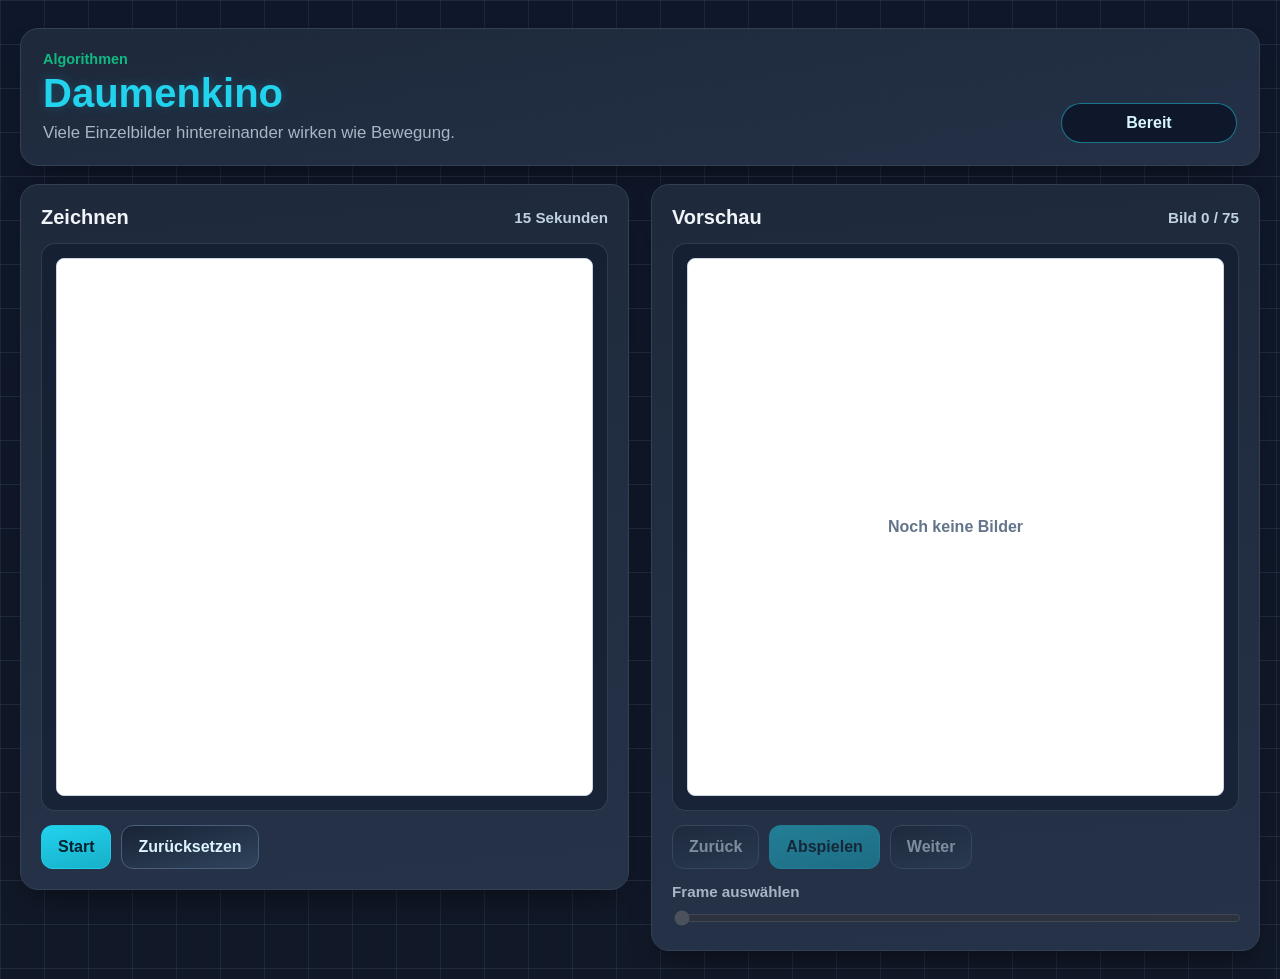
<file: Algorithmen/Daumenkino/index.html>
<!DOCTYPE html>
<html lang="de">
<head>
  <meta charset="UTF-8">
  <meta name="viewport" content="width=device-width, initial-scale=1.0">
  <title>Daumenkino</title>
  <link rel="stylesheet" href="style.css">
  <script src="script.js" defer></script>
</head>
<body>
  <main class="app-shell">
    <header class="app-header">
      <div>
        <p class="eyebrow">Algorithmen</p>
        <h1>Daumenkino</h1>
        <p class="intro">Viele Einzelbilder hintereinander wirken wie Bewegung.</p>
      </div>
      <p id="recordingStatus" class="status-pill" aria-live="polite">Bereit</p>
    </header>

    <section class="workspace" aria-label="Zeichenbereich und Frame-Vorschau">
      <section class="panel" aria-labelledby="drawTitle">
        <div class="panel-heading">
          <h2 id="drawTitle">Zeichnen</h2>
          <span class="hint">15 Sekunden</span>
        </div>

        <div class="canvas-wrap">
          <canvas id="drawingCanvas" width="400" height="400" aria-label="Zeichenfläche"></canvas>
        </div>

        <div class="button-row">
          <button id="startButton" class="button button-primary" type="button">Start</button>
          <button id="resetButton" class="button button-secondary" type="button">Zurücksetzen</button>
        </div>
      </section>

      <section class="panel" aria-labelledby="previewTitle">
        <div class="panel-heading">
          <h2 id="previewTitle">Vorschau</h2>
          <span id="frameCounter" class="hint">Bild 0 / 75</span>
        </div>

        <div class="preview-wrap">
          <div class="preview-stage" aria-live="polite">
            <canvas id="framePreview" width="400" height="400" aria-label="Aktueller Frame der Diashow"></canvas>
            <p id="previewPlaceholder">Noch keine Bilder</p>
          </div>
        </div>

        <div class="slideshow-controls" aria-label="Steuerung der Diashow">
          <button id="prevButton" class="button button-secondary" type="button">Zurück</button>
          <button id="playButton" class="button button-primary" type="button">Abspielen</button>
          <button id="nextButton" class="button button-secondary" type="button">Weiter</button>
        </div>

        <label class="slider-label" for="frameSlider">Frame auswählen</label>
        <input id="frameSlider" class="frame-slider" type="range" min="1" max="75" value="1" disabled>
      </section>
    </section>
  </main>
</body>
</html>
</file>
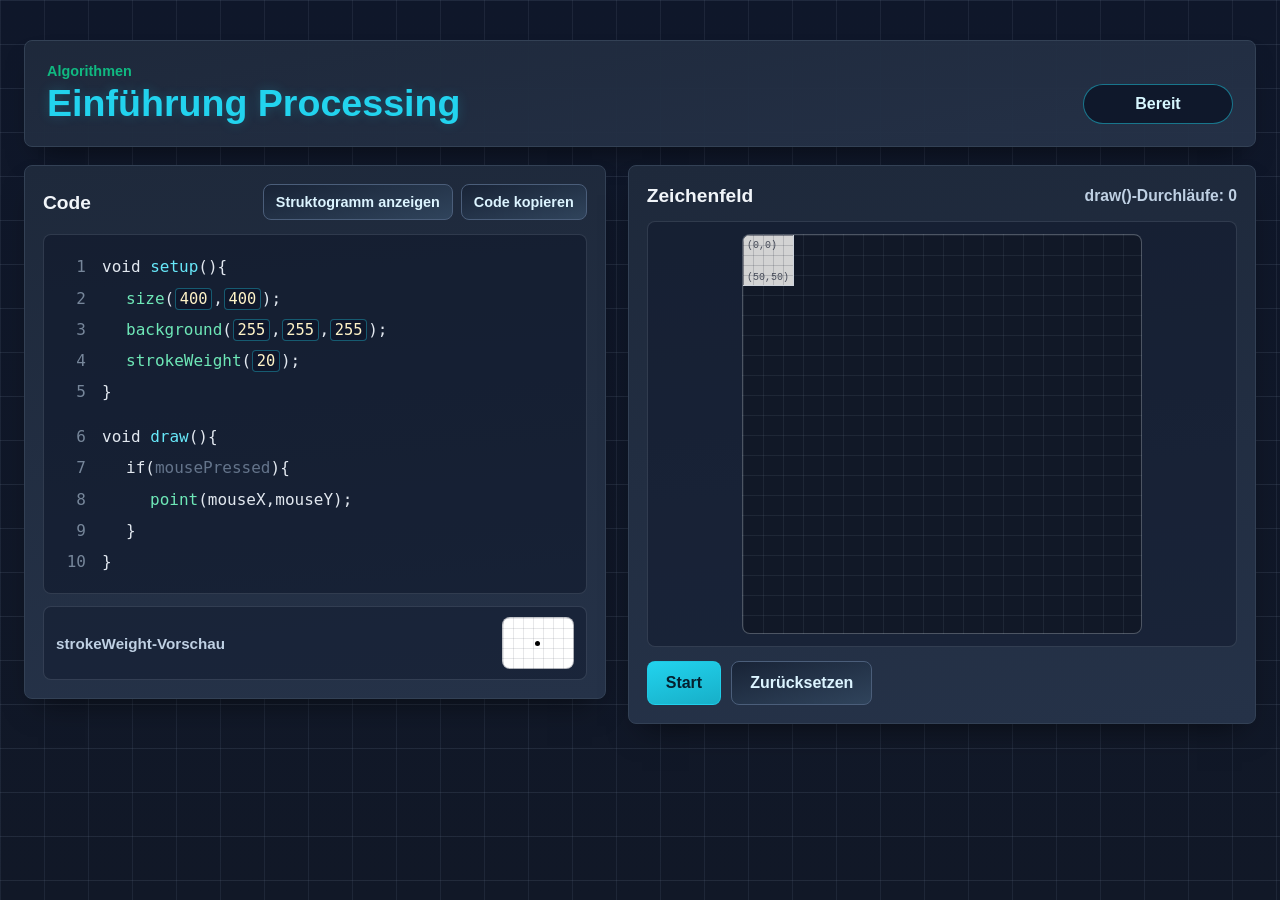
<file: Algorithmen/EinführungProcessing/index.html>
<!DOCTYPE html>
<html lang="de">
<head>
  <meta charset="UTF-8">
  <meta name="viewport" content="width=device-width, initial-scale=1.0">
  <title>Einführung Processing</title>
  <link rel="stylesheet" href="style.css">
  <script src="script.js" defer></script>
</head>
<body>
  <main class="app-shell">
    <header class="app-header">
      <div>
        <p class="eyebrow">Algorithmen</p>
        <h1>Einführung Processing</h1>
      </div>
      <p id="runStatus" class="status-pill" aria-live="polite">Bereit</p>
    </header>

    <section class="workspace" aria-label="Interaktive Processing-Simulation">
      <section class="panel code-panel" aria-labelledby="codeTitle">
        <div class="panel-heading">
          <h2 id="codeTitle">Code</h2>
          <div class="panel-actions">
            <button id="showDiagramButton" class="button button-secondary button-small" type="button">Struktogramm anzeigen</button>
            <button id="copyCodeButton" class="button button-secondary button-small" type="button">Code kopieren</button>
          </div>
        </div>

        <pre class="code-block" aria-label="Processing-Code"><code><span class="code-line" id="lineSetup">void <span class="keyword">setup</span>(){</span><span class="code-line code-indent" id="lineSize"><span class="fn">size</span>(<input id="sizeWidth" class="code-input" type="text" inputmode="numeric" value="400" data-min="50" data-max="400" data-fallback="400" aria-label="Breite der Zeichenfläche">,<input id="sizeHeight" class="code-input" type="text" inputmode="numeric" value="400" data-min="50" data-max="400" data-fallback="400" aria-label="Höhe der Zeichenfläche">);</span><span class="code-line code-indent" id="lineBackground"><span class="fn">background</span>(<input id="backgroundR" class="code-input" type="text" inputmode="numeric" value="255" data-min="0" data-max="255" data-fallback="255" aria-label="Rotwert der Hintergrundfarbe">,<input id="backgroundG" class="code-input" type="text" inputmode="numeric" value="255" data-min="0" data-max="255" data-fallback="255" aria-label="Grünwert der Hintergrundfarbe">,<input id="backgroundB" class="code-input" type="text" inputmode="numeric" value="255" data-min="0" data-max="255" data-fallback="255" aria-label="Blauwert der Hintergrundfarbe">);</span><span class="code-line code-indent" id="lineStroke"><span class="fn">strokeWeight</span>(<input id="strokeWeight" class="code-input" type="text" inputmode="numeric" value="20" data-min="1" data-max="50" data-fallback="20" aria-label="Punktgröße">);</span><span class="code-line">}</span><span class="code-group" id="drawBlock"><span class="code-line" id="lineDraw">void <span class="keyword">draw</span>(){</span><span class="code-line code-indent" id="lineIf">if(<span id="mousePressedToken" class="mouse-token is-inactive">mousePressed</span>){</span><span class="code-line code-double-indent" id="linePoint"><span class="fn">point</span>(<span id="pointArguments" class="point-values">mouseX,mouseY</span>);</span><span class="code-line code-indent">}</span><span class="code-line">}</span></span></code></pre>

        <div class="stroke-preview" aria-label="strokeWeight-Vorschau">
          <span>strokeWeight-Vorschau</span>
          <span class="stroke-preview-field">
            <span id="strokePreviewDot" class="stroke-preview-dot"></span>
          </span>
        </div>
      </section>

      <section class="panel experiment-panel" aria-labelledby="canvasTitle">
        <div class="panel-heading">
          <h2 id="canvasTitle">Zeichenfeld</h2>
          <p class="counter" aria-live="polite">draw()-Durchläufe: <span id="drawCounter">0</span></p>
        </div>

        <div class="canvas-board">
          <div class="canvas-viewport" aria-label="Maximale Zeichenfläche 400 mal 400 Pixel">
            <div id="canvasStack" class="canvas-stack">
              <canvas id="drawingCanvas" class="drawing-layer" width="400" height="400" aria-label="Zeichenfläche"></canvas>
              <canvas id="gridCanvas" class="grid-layer" width="400" height="400" aria-hidden="true"></canvas>
            </div>
          </div>
        </div>

        <div class="controls" aria-label="Steuerung">
          <button id="startButton" class="button button-primary" type="button">Start</button>
          <button id="resetButton" class="button button-secondary" type="button">Zurücksetzen</button>
        </div>
      </section>
    </section>
  </main>

  <!-- Struktogramm-Modal/Overlay -->
  <div id="diagramOverlay" class="overlay" aria-hidden="true" role="dialog" aria-labelledby="diagramTitle">
    <div class="overlay-content">
      <h3 id="diagramTitle" class="overlay-title">Struktogramm</h3>
      <img src="EinfuehrungStruktogramm.png" alt="Struktogramm für setup() und draw()" class="diagram-image">
    </div>
  </div>
</body>
</html>
</file>
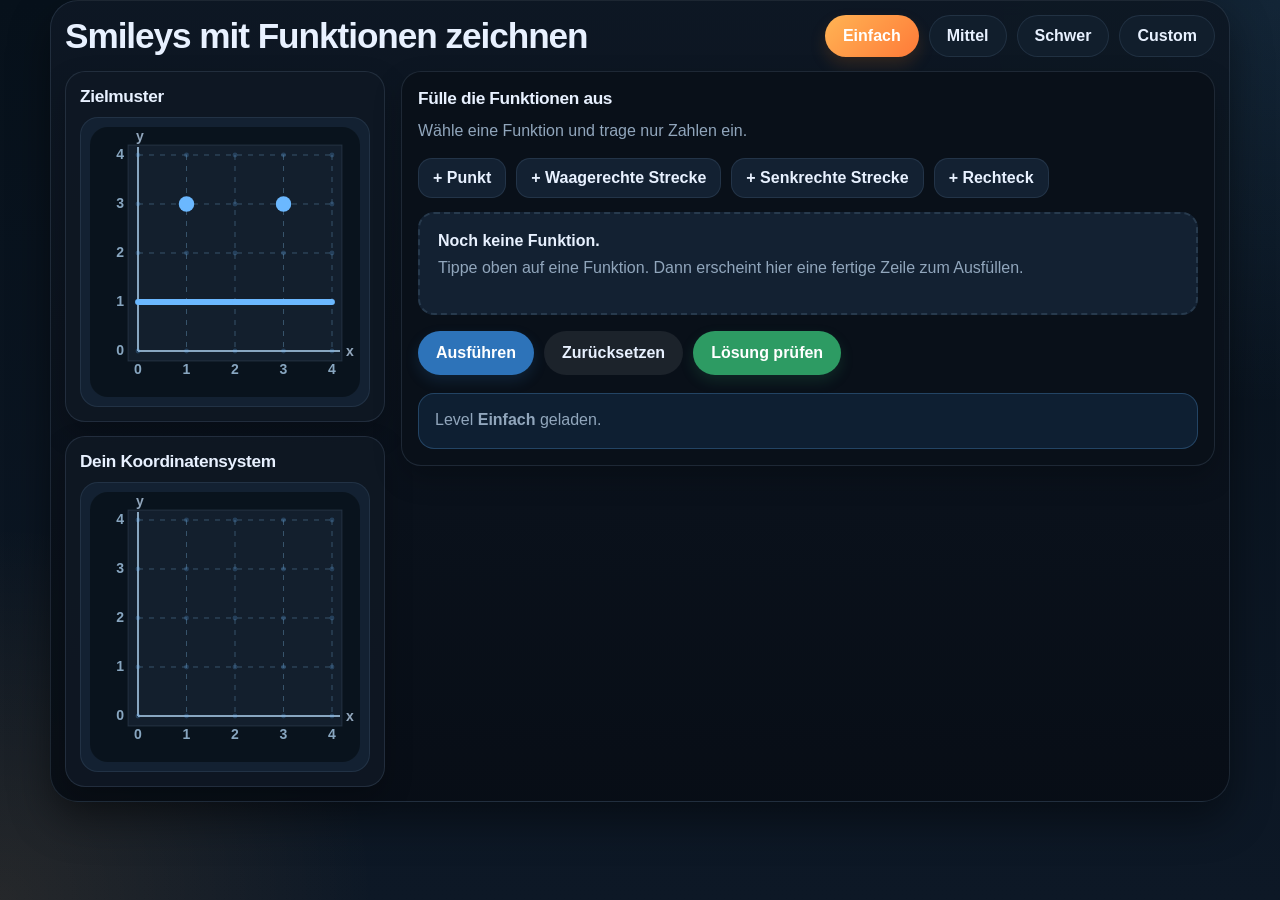
<file: Algorithmen/Funktionen/index.html>
<!DOCTYPE html>
<html lang="de">
<head>
  <meta charset="UTF-8">
  <meta name="viewport" content="width=device-width, initial-scale=1.0">
  <title>Smileys mit Funktionen zeichnen</title>
  <style>
    :root {
      color-scheme: dark;
      --bg-top: #07111b;
      --bg-bottom: #0d1826;
      --panel: rgba(15, 24, 36, 0.94);
      --panel-strong: rgba(10, 17, 26, 0.98);
      --ink: #e8f1ff;
      --muted: #91a6bc;
      --accent: #ffb454;
      --accent-strong: #ff7a38;
      --target: #6bb8ff;
      --student: #59d48f;
      --grid: #37536a;
      --grid-strong: #88a6c0;
      --card-border: rgba(136, 170, 201, 0.16);
      --shadow: 0 18px 42px rgba(0, 0, 0, 0.42);
      --surface-soft: #132132;
      --surface-strong: #0d1723;
      --surface-input: #0f1a27;
      --canvas-bg: #09131d;
      --canvas-plot-bg: rgba(20, 33, 47, 0.92);
      --canvas-plot-border: rgba(136, 170, 201, 0.16);
      --grid-dot: rgba(107, 184, 255, 0.22);
      --radius-xl: 28px;
      --radius-lg: 20px;
      --radius-md: 14px;
      --board-size: 270px;
    }

    * {
      box-sizing: border-box;
    }

    html {
      scroll-behavior: smooth;
    }

    body {
      margin: 0;
      min-height: 100vh;
      font-family: "Avenir Next", "Trebuchet MS", "Segoe UI", sans-serif;
      color: var(--ink);
      background:
        radial-gradient(circle at top right, rgba(107, 184, 255, 0.12), transparent 26%),
        radial-gradient(circle at bottom left, rgba(255, 180, 84, 0.1), transparent 24%),
        linear-gradient(180deg, var(--bg-top), var(--bg-bottom));
    }

    body::before,
    body::after {
      display: none;
    }

    body::before {
      top: 32px;
      right: 4%;
      width: 220px;
      height: 220px;
      background: rgba(255, 186, 94, 0.18);
    }

    body::after {
      bottom: 48px;
      left: 4%;
      width: 180px;
      height: 180px;
      background: rgba(36, 143, 165, 0.16);
    }

    main {
      position: relative;
      z-index: 1;
      width: min(1180px, calc(100% - 20px));
      margin: 0 auto;
      padding: 14px;
      border-radius: var(--radius-xl);
      background: linear-gradient(180deg, rgba(14, 24, 36, 0.96), rgba(8, 14, 22, 0.96));
      backdrop-filter: blur(8px);
      box-shadow: var(--shadow);
      border: 1px solid var(--card-border);
    }

    .hero {
      display: flex;
      flex-wrap: wrap;
      align-items: center;
      justify-content: space-between;
      gap: 12px;
      margin-bottom: 14px;
    }

    .hero h1 {
      margin: 0;
      font-size: clamp(1.5rem, 3vw, 2.2rem);
      line-height: 1.1;
      letter-spacing: -0.03em;
    }

    .board-card,
    .control-card {
      border-radius: var(--radius-lg);
      background: var(--panel);
      border: 1px solid var(--card-border);
      box-shadow: 0 12px 28px rgba(0, 0, 0, 0.22);
    }

    .board-card h3,
    .control-card h2 {
      margin: 0 0 10px;
      font-size: 1.08rem;
      letter-spacing: -0.02em;
    }

    .level-buttons {
      display: flex;
      flex-wrap: wrap;
      gap: 10px;
    }

    .level-button,
    .action-button {
      border: 0;
      border-radius: 999px;
      font: inherit;
      cursor: pointer;
      transition: transform 140ms ease, box-shadow 140ms ease, background 140ms ease;
    }

    .level-button {
      padding: 12px 18px;
      font-weight: 700;
      color: var(--ink);
      background: rgba(18, 31, 46, 0.88);
      box-shadow: inset 0 0 0 1px rgba(136, 170, 201, 0.14);
    }

    .level-button.active {
      color: #fff;
      background: linear-gradient(135deg, var(--accent), var(--accent-strong));
      box-shadow: 0 8px 16px rgba(212, 111, 21, 0.18);
    }

    .level-button:hover,
    .action-button:hover {
      transform: translateY(-1px);
    }

    .workspace {
      display: grid;
      grid-template-columns: 320px minmax(0, 1fr);
      gap: 16px;
      align-items: start;
    }

    .board-grid {
      display: grid;
      grid-template-columns: 1fr;
      gap: 14px;
    }

    .board-card {
      padding: 14px;
      animation: rise 340ms ease;
    }

    .canvas-frame {
      display: flex;
      align-items: center;
      justify-content: center;
      width: 100%;
      padding: 10px;
      border-radius: 18px;
      background: var(--surface-soft);
      box-shadow: inset 0 0 0 1px rgba(136, 170, 201, 0.12);
      overflow: auto;
    }

    .canvas-frame.celebration-frame {
      position: relative;
      overflow: hidden;
    }

    canvas {
      display: block;
      width: min(100%, var(--board-size));
      height: auto;
      border-radius: 18px;
      background: var(--canvas-bg);
      box-shadow: inset 0 0 0 1px rgba(136, 170, 201, 0.12);
    }

    .celebration-overlay {
      position: absolute;
      inset: 10px;
      z-index: 2;
      display: grid;
      place-items: center;
      pointer-events: none;
      overflow: hidden;
      border-radius: 18px;
      opacity: 0;
      visibility: hidden;
    }

    .celebration-overlay.active {
      visibility: visible;
      animation: celebration-fade 1800ms ease forwards;
    }

    .celebration-smiley {
      position: relative;
      width: 96px;
      height: 96px;
      border-radius: 50%;
      background:
        radial-gradient(circle at 34% 38%, #172231 0 5px, transparent 6px),
        radial-gradient(circle at 66% 38%, #172231 0 5px, transparent 6px),
        radial-gradient(circle at 50% 24%, rgba(255, 255, 255, 0.5), transparent 26%),
        linear-gradient(145deg, #ffe37a, #ffb454 58%, #ff8a3d);
      box-shadow: 0 12px 30px rgba(255, 180, 84, 0.34);
      transform-origin: center bottom;
      opacity: 0;
    }

    .celebration-overlay.active .celebration-smiley {
      animation: smiley-cheer 860ms cubic-bezier(0.16, 1, 0.3, 1) both;
    }

    .celebration-smiley::before,
    .celebration-smiley::after {
      content: "";
      position: absolute;
      top: 18px;
      width: 48px;
      height: 48px;
      border-top: 8px solid #ffe37a;
      border-radius: 50%;
    }

    .celebration-smiley::before {
      left: -34px;
      transform: rotate(-42deg);
    }

    .celebration-smiley::after {
      right: -34px;
      transform: rotate(42deg);
    }

    .celebration-mouth {
      position: absolute;
      left: 29px;
      bottom: 28px;
      width: 38px;
      height: 20px;
      border-bottom: 6px solid #172231;
      border-radius: 0 0 32px 32px;
    }

    .confetti {
      position: absolute;
      top: -18px;
      width: 9px;
      height: 16px;
      border-radius: 2px;
      opacity: 0;
    }

    .celebration-overlay.active .confetti {
      animation: confetti-drop 1260ms ease-out forwards;
    }

    .confetti:nth-child(1) {
      left: 13%;
      background: #6bb8ff;
      animation-delay: 40ms;
    }

    .confetti:nth-child(2) {
      left: 25%;
      background: #59d48f;
      animation-delay: 140ms;
    }

    .confetti:nth-child(3) {
      left: 39%;
      background: #ffb454;
      animation-delay: 80ms;
    }

    .confetti:nth-child(4) {
      left: 58%;
      background: #ff7a38;
      animation-delay: 190ms;
    }

    .confetti:nth-child(5) {
      left: 73%;
      background: #e8f1ff;
      animation-delay: 110ms;
    }

    .confetti:nth-child(6) {
      left: 86%;
      background: #6bb8ff;
      animation-delay: 250ms;
    }

    .control-card {
      padding: 16px;
      background: var(--panel-strong);
    }

    .control-card p {
      margin: 0 0 14px;
      color: var(--muted);
      line-height: 1.55;
    }

    .input-label,
    .example-title,
    .feedback-title {
      display: block;
      margin: 10px 0 8px;
      font-weight: 800;
      letter-spacing: 0.01em;
    }

    .template-buttons {
      display: flex;
      flex-wrap: wrap;
      gap: 10px;
      margin-top: 10px;
      margin-bottom: 14px;
    }

    .template-button {
      border: 1px solid rgba(136, 170, 201, 0.14);
      border-radius: 14px;
      background: var(--surface-soft);
      color: var(--ink);
      padding: 10px 14px;
      font: inherit;
      font-weight: 700;
      cursor: pointer;
      transition: background 140ms ease, transform 140ms ease;
    }

    .template-button:hover {
      background: #1a2d42;
      transform: translateY(-1px);
    }

    .command-list {
      display: grid;
      gap: 6px;
    }

    .command-row {
      display: grid;
      grid-template-columns: auto minmax(0, 1fr) auto;
      align-items: center;
      gap: 8px;
      padding: 6px 8px;
      border-radius: 16px;
      border: 1px solid rgba(107, 184, 255, 0.2);
      background: rgba(107, 184, 255, 0.08);
      box-shadow: 0 4px 12px rgba(0, 0, 0, 0.18);
    }

    .row-index {
      display: flex;
      align-items: center;
      justify-content: center;
      min-width: 64px;
      padding: 8px 10px;
      border-radius: 12px;
      border: 1px solid rgba(107, 184, 255, 0.22);
      background: var(--surface-input);
      color: var(--target);
      font-size: 0.88rem;
      font-weight: 800;
      white-space: nowrap;
    }

    .row-remove {
      border: 1px solid rgba(136, 170, 201, 0.14);
      border-radius: 999px;
      background: var(--surface-input);
      color: var(--ink);
      padding: 8px 10px;
      font-size: 0.92rem;
      font-family: inherit;
      font-weight: 700;
      cursor: pointer;
      white-space: nowrap;
    }

    .command-template {
      display: flex;
      flex-wrap: nowrap;
      align-items: center;
      gap: 4px;
      min-width: 0;
      padding: 8px 10px;
      border-radius: 14px;
      border: 1px solid rgba(107, 184, 255, 0.16);
      background: var(--surface-input);
      font-family: "Consolas", "Courier New", monospace;
      font-size: 0.9rem;
      overflow: hidden;
    }

    .template-name {
      font-weight: 700;
      color: var(--target);
      font-size: 0.88rem;
      white-space: nowrap;
    }

    .template-field {
      width: 74px;
      padding: 6px 8px;
      border-radius: 10px;
      border: 1px solid rgba(136, 170, 201, 0.18);
      background: #0a1320;
      text-align: center;
      color: var(--ink);
      font: inherit;
      min-width: 0;
    }

    .template-field:focus {
      outline: 3px solid rgba(45, 115, 185, 0.16);
      border-color: rgba(45, 115, 185, 0.34);
    }

    .template-field::-webkit-outer-spin-button,
    .template-field::-webkit-inner-spin-button {
      -webkit-appearance: none;
      margin: 0;
    }

    .empty-state {
      padding: 18px;
      border-radius: 16px;
      border: 2px dashed rgba(136, 170, 201, 0.18);
      background: var(--surface-soft);
      color: var(--muted);
    }

    .empty-state strong {
      display: block;
      margin-bottom: 6px;
      color: var(--ink);
    }

    .action-row {
      display: flex;
      flex-wrap: wrap;
      gap: 10px;
      margin-top: 16px;
    }

    .action-button {
      padding: 13px 18px;
      font-weight: 800;
      color: #fff;
      background: #2d73b9;
      box-shadow: 0 6px 14px rgba(45, 115, 185, 0.18);
    }

    .action-button:disabled {
      opacity: 0.55;
      cursor: not-allowed;
      transform: none;
      box-shadow: none;
    }

    .action-button.secondary {
      color: var(--ink);
      background: rgba(255, 255, 255, 0.08);
      box-shadow: none;
    }

    .action-button.success {
      background: #2d9b63;
      box-shadow: 0 6px 14px rgba(45, 155, 99, 0.18);
    }

    .feedback {
      margin-top: 18px;
      padding: 14px 16px;
      border-radius: 16px;
      border: 1px solid rgba(136, 170, 201, 0.12);
      background: rgba(18, 31, 46, 0.9);
      min-height: 56px;
    }

    .feedback.success {
      background: rgba(45, 155, 99, 0.16);
      border-color: rgba(89, 212, 143, 0.26);
    }

    .feedback.error {
      background: rgba(194, 74, 74, 0.16);
      border-color: rgba(255, 126, 126, 0.22);
    }

    .feedback.info {
      background: rgba(45, 115, 185, 0.16);
      border-color: rgba(107, 184, 255, 0.24);
    }

    .feedback p,
    .feedback ul {
      margin: 0;
      line-height: 1.5;
    }

    .feedback ul {
      padding-left: 18px;
    }

    .mini-note {
      margin-top: 8px;
      font-size: 0.92rem;
      color: var(--muted);
    }

    @keyframes rise {
      from {
        opacity: 0;
        transform: translateY(8px);
      }
      to {
        opacity: 1;
        transform: translateY(0);
      }
    }

    @keyframes celebration-fade {
      0% {
        opacity: 0;
      }
      10%,
      78% {
        opacity: 1;
      }
      100% {
        opacity: 0;
      }
    }

    @keyframes smiley-cheer {
      0% {
        opacity: 0;
        transform: translateY(28px) scale(0.72) rotate(-8deg);
      }
      42% {
        opacity: 1;
        transform: translateY(-10px) scale(1.08) rotate(5deg);
      }
      68% {
        transform: translateY(0) scale(0.98) rotate(-3deg);
      }
      100% {
        opacity: 1;
        transform: translateY(0) scale(1) rotate(0);
      }
    }

    @keyframes confetti-drop {
      0% {
        opacity: 0;
        transform: translateY(-16px) rotate(0deg);
      }
      16% {
        opacity: 1;
      }
      100% {
        opacity: 0;
        transform: translateY(210px) rotate(240deg);
      }
    }

    @media (max-width: 1080px) {
      .workspace {
        grid-template-columns: 1fr;
      }
    }

    @media (max-width: 860px) {
      main {
        width: min(100%, calc(100% - 16px));
        margin: 8px auto 12px;
        padding: 14px;
        border-radius: 22px;
      }

      .board-grid {
        grid-template-columns: 1fr;
      }

      .command-row {
        grid-template-columns: 1fr;
        align-items: stretch;
      }

      .row-index {
        justify-self: start;
      }

      .row-remove {
        justify-self: end;
      }

      .command-template {
        gap: 6px;
      }

      .template-field {
        width: 84px;
      }
    }
  </style>
</head>
<body>
  <main>
    <header class="hero">
      <h1>Smileys mit Funktionen zeichnen</h1>
      <div class="level-buttons" id="levelButtons">
        <button class="level-button active" type="button" data-level="easy">Einfach</button>
        <button class="level-button" type="button" data-level="medium">Mittel</button>
        <button class="level-button" type="button" data-level="hard">Schwer</button>
        <button class="level-button" type="button" data-level="custom">Custom</button>
      </div>
    </header>

    <section class="workspace">
      <div class="board-grid">
        <article class="board-card" id="targetCard">
          <h3 id="targetTitle">Zielmuster</h3>
          <div class="canvas-frame">
            <canvas id="targetCanvas" aria-label="Zielmuster im Koordinatensystem">Dein Browser unterstützt kein Canvas.</canvas>
          </div>
        </article>

        <article class="board-card">
          <h3>Dein Koordinatensystem</h3>
          <div class="canvas-frame celebration-frame">
            <canvas id="studentCanvas" aria-label="Eigenes Koordinatensystem">Dein Browser unterstützt kein Canvas.</canvas>
            <div class="celebration-overlay" id="celebrationOverlay" aria-hidden="true">
              <span class="confetti"></span>
              <span class="confetti"></span>
              <span class="confetti"></span>
              <span class="confetti"></span>
              <span class="confetti"></span>
              <span class="confetti"></span>
              <div class="celebration-smiley">
                <span class="celebration-mouth"></span>
              </div>
            </div>
          </div>
        </article>
      </div>

      <aside class="control-card">
        <h2>Fülle die Funktionen aus</h2>
        <p>Wähle eine Funktion und trage nur Zahlen ein.</p>

        <div class="template-buttons" id="templateButtons">
          <button class="template-button" type="button" data-template="point">+ Punkt</button>
          <button class="template-button" type="button" data-template="horizontal">+ Waagerechte Strecke</button>
          <button class="template-button" type="button" data-template="vertical">+ Senkrechte Strecke</button>
          <button class="template-button" type="button" data-template="rectangle">+ Rechteck</button>
        </div>

        <div class="command-list" id="commandRows" aria-live="polite"></div>

        <div class="action-row">
          <button class="action-button" id="runButton" type="button">Ausführen</button>
          <button class="action-button secondary" id="resetButton" type="button">Zurücksetzen</button>
          <button class="action-button success" id="checkButton" type="button">Lösung prüfen</button>
        </div>

        <div class="feedback info" id="feedback" aria-live="polite">
          <p>Wähle ein Level aus und beginne mit deinen ersten Befehlen.</p>
        </div>
      </aside>
    </section>
  </main>

  <script>
    const LEVELS = {
      easy: {
        label: "Einfach",
        size: 5,
        canvasSize: 270,
        commands: [
          "punkt_zeichnen(1,3)",
          "punkt_zeichnen(3,3)",
          "waagerechte_strecke_zeichnen(0,4,1)"
        ]
      },
      medium: {
        label: "Mittel",
        size: 5,
        canvasSize: 270,
        commands: [
          "rechteck_zeichnen(0,4,4,4)",
          "punkt_zeichnen(1,3)",
          "punkt_zeichnen(3,3)",
          "senkrechte_strecke_zeichnen(1,1,2)",
          "senkrechte_strecke_zeichnen(3,1,2)",
          "waagerechte_strecke_zeichnen(1,3,1)"
        ]
      },
      hard: {
        label: "Schwer",
        size: 11,
        canvasSize: 270,
        commands: [
          "rechteck_zeichnen(0,10,10,10)",
          "waagerechte_strecke_zeichnen(1,3,8)",
          "waagerechte_strecke_zeichnen(7,9,8)",
          "rechteck_zeichnen(2,7,1,1)",
          "rechteck_zeichnen(7,7,1,1)",
          "senkrechte_strecke_zeichnen(5,4,6)",
          "waagerechte_strecke_zeichnen(4,6,4)",
          "punkt_zeichnen(2,3)",
          "punkt_zeichnen(8,3)",
          "punkt_zeichnen(3,2)",
          "punkt_zeichnen(7,2)",
          "waagerechte_strecke_zeichnen(4,6,1)"
        ]
      },
      custom: {
        label: "Custom",
        size: 11,
        canvasSize: 270,
        commands: [],
        freeDraw: true
      }
    };

    const FUNCTION_TEMPLATES = {
      point: {
        label: "Punkt",
        name: "punkt_zeichnen",
        help: "Trage die Position des Punktes ein.",
        args: [
          { key: "x", label: "x" },
          { key: "y", label: "y" }
        ]
      },
      horizontal: {
        label: "Waagerechte Strecke",
        name: "waagerechte_strecke_zeichnen",
        help: "Von x1 bis x2 auf der Höhe y.",
        args: [
          { key: "x_start", label: "x_Start" },
          { key: "x_ende", label: "x_Ziel" },
          { key: "y", label: "y" }
        ]
      },
      vertical: {
        label: "Senkrechte Strecke",
        name: "senkrechte_strecke_zeichnen",
        help: "Bei x von y1 bis y2.",
        args: [
          { key: "x", label: "x" },
          { key: "y_start", label: "y_Start" },
          { key: "y_ende", label: "y_Ziel" }
        ]
      },
      rectangle: {
        label: "Rechteck",
        name: "rechteck_zeichnen",
        help: "Obere linke Ecke, dann Höhe und Breite.",
        args: [
          { key: "x", label: "x" },
          { key: "y", label: "y" },
          { key: "höhe", label: "höhe" },
          { key: "breite", label: "breite" }
        ]
      }
    };

    const targetCard = document.getElementById("targetCard");
    const targetCanvas = document.getElementById("targetCanvas");
    const studentCanvas = document.getElementById("studentCanvas");
    const targetTitle = document.getElementById("targetTitle");
    const commandRows = document.getElementById("commandRows");
    const feedback = document.getElementById("feedback");
    const checkButton = document.getElementById("checkButton");
    const celebrationOverlay = document.getElementById("celebrationOverlay");
    const templateButtons = Array.from(document.querySelectorAll(".template-button"));
    const levelButtons = Array.from(document.querySelectorAll(".level-button"));

    const drafts = {
      easy: [],
      medium: [],
      hard: [],
      custom: []
    };

    const studentDrawings = {
      easy: null,
      medium: null,
      hard: null,
      custom: null
    };

    let currentLevelKey = "easy";
    let currentTarget = null;
    let currentStudent = null;
    let nextRowId = 1;
    let celebrationTimerId = null;

    function createRowState(templateKey, values = {}) {
      const template = FUNCTION_TEMPLATES[templateKey];

      return {
        id: `row-${nextRowId++}`,
        templateKey,
        values: template.args.reduce((result, arg) => {
          result[arg.key] = values[arg.key] ?? "";
          return result;
        }, {})
      };
    }

    function renderCommandRows(focusRowId = null) {
      commandRows.innerHTML = "";
      const rows = drafts[currentLevelKey];

      if (rows.length === 0) {
        const emptyState = document.createElement("div");
        emptyState.className = "empty-state";
        emptyState.innerHTML = "<strong>Noch keine Funktion.</strong><p>Tippe oben auf eine Funktion. Dann erscheint hier eine fertige Zeile zum Ausfüllen.</p>";
        commandRows.appendChild(emptyState);
        return;
      }

      rows.forEach((row, index) => {
        const template = FUNCTION_TEMPLATES[row.templateKey];
        const rowElement = document.createElement("div");
        rowElement.className = "command-row";
        rowElement.dataset.rowId = row.id;

        const title = document.createElement("div");
        title.className = "row-index";
        title.textContent = `Zeile ${index + 1}`;

        const removeButton = document.createElement("button");
        removeButton.type = "button";
        removeButton.className = "row-remove";
        removeButton.textContent = "Entfernen";
        removeButton.addEventListener("click", () => {
          drafts[currentLevelKey] = drafts[currentLevelKey].filter((entry) => entry.id !== row.id);
          renderCommandRows();
        });

        const templateLine = document.createElement("div");
        templateLine.className = "command-template";

        const templateName = document.createElement("span");
        templateName.className = "template-name";
        templateName.textContent = template.name;
        templateLine.append(templateName, document.createTextNode("("));

        template.args.forEach((arg, argIndex) => {
          const input = document.createElement("input");
          input.className = "template-field";
          input.type = "number";
          input.inputMode = "numeric";
          input.min = "0";
          input.step = "1";
          input.placeholder = arg.label;
          input.value = row.values[arg.key];
          input.setAttribute("aria-label", `${template.label} ${arg.label}`);
          input.addEventListener("input", (event) => {
            row.values[arg.key] = event.target.value.trim();
          });
          templateLine.appendChild(input);

          if (argIndex < template.args.length - 1) {
            templateLine.appendChild(document.createTextNode(", "));
          }
        });

        templateLine.appendChild(document.createTextNode(")"));

        rowElement.append(title, templateLine, removeButton);
        commandRows.appendChild(rowElement);
      });

      if (focusRowId) {
        const inputToFocus = commandRows.querySelector(`[data-row-id="${focusRowId}"] .template-field`);
        inputToFocus?.focus();
      }
    }

    function addTemplateRow(templateKey) {
      const row = createRowState(templateKey);
      drafts[currentLevelKey].push(row);
      renderCommandRows(row.id);
    }

    function buildCommandsFromRows() {
      const rows = drafts[currentLevelKey];
      const commands = [];
      const rowNumbers = [];
      const errors = [];
      let hasContent = false;

      rows.forEach((row, index) => {
        const template = FUNCTION_TEMPLATES[row.templateKey];
        const values = template.args.map((arg) => String(row.values[arg.key] ?? "").trim());
        const filledCount = values.filter((value) => value !== "").length;

        if (filledCount === 0) {
          return;
        }

        hasContent = true;

        if (filledCount < values.length) {
          errors.push(`Zeile ${index + 1}: Bitte fülle alle freien Felder aus.`);
          return;
        }

        commands.push(`${template.name}(${values.join(",")})`);
        rowNumbers.push(index + 1);
      });

      return {
        text: commands.join("\n"),
        rowNumbers,
        errors,
        hasContent
      };
    }

    function createEmptyDrawing(size) {
      return {
        size,
        points: new Set(),
        hSegments: new Set(),
        vSegments: new Set()
      };
    }

    function addPoint(drawing, x, y) {
      drawing.points.add(`${x},${y}`);
    }

    function addHorizontal(drawing, xStart, xEnd, y) {
      const start = Math.min(xStart, xEnd);
      const end = Math.max(xStart, xEnd);

      if (start === end) {
        addPoint(drawing, start, y);
        return;
      }

      for (let x = start; x < end; x += 1) {
        drawing.hSegments.add(`${x},${y}`);
      }
    }

    function addVertical(drawing, x, yStart, yEnd) {
      const start = Math.min(yStart, yEnd);
      const end = Math.max(yStart, yEnd);

      if (start === end) {
        addPoint(drawing, x, start);
        return;
      }

      for (let y = start; y < end; y += 1) {
        drawing.vSegments.add(`${x},${y}`);
      }
    }

    function addRectangle(drawing, x, y, height, width) {
      const bottomY = y - height;

      addHorizontal(drawing, x, x + width, y);
      addHorizontal(drawing, x, x + width, bottomY);
      addVertical(drawing, x, bottomY, y);
      addVertical(drawing, x + width, bottomY, y);
    }

    function normalizeLines(text) {
      return text
        .split(/\r?\n/)
        .map((line) => line.trim())
        .filter((line) => line.length > 0);
    }

    function parseIntegerList(argumentText) {
      if (argumentText.trim() === "") {
        return [];
      }

      return argumentText.split(",").map((part) => {
        const trimmed = part.trim();

        if (!/^-?\d+$/.test(trimmed)) {
          throw new Error(`"${trimmed}" ist keine ganze Zahl.`);
        }

        return Number.parseInt(trimmed, 10);
      });
    }

    function validateRange(value, size, label) {
      const maxCoordinate = size - 1;

      if (!Number.isInteger(value) || value < 0 || value > maxCoordinate) {
        throw new Error(`${label} muss im aktuellen Raster zwischen 0 und ${maxCoordinate} liegen.`);
      }
    }

    function parseCommands(text, level) {
      const drawing = createEmptyDrawing(level.size);
      const errors = [];
      const lines = normalizeLines(text);

      lines.forEach((line, index) => {
        const openIndex = line.indexOf("(");
        const closeIndex = line.lastIndexOf(")");

        if (openIndex <= 0 || closeIndex !== line.length - 1) {
          errors.push(`Zeile ${index + 1}: Bitte schreibe den Aufruf in der Form name(parameter, parameter).`);
          return;
        }

        const name = line.slice(0, openIndex).trim();
        const argumentText = line.slice(openIndex + 1, closeIndex);
        let args;

        try {
          args = parseIntegerList(argumentText);
        } catch (error) {
          errors.push(`Zeile ${index + 1}: ${error.message}`);
          return;
        }

        try {
          switch (name) {
            case "punkt_zeichnen": {
              if (args.length !== 2) {
                throw new Error("punkt_zeichnen braucht genau 2 Parameter.");
              }
              const [x, y] = args;
              validateRange(x, level.size, "x");
              validateRange(y, level.size, "y");
              addPoint(drawing, x, y);
              break;
            }

            case "waagerechte_strecke_zeichnen": {
              if (args.length !== 3) {
                throw new Error("waagerechte_strecke_zeichnen braucht genau 3 Parameter.");
              }
              const [xStart, xEnd, y] = args;
              validateRange(xStart, level.size, "x_start");
              validateRange(xEnd, level.size, "x_ende");
              validateRange(y, level.size, "y");
              addHorizontal(drawing, xStart, xEnd, y);
              break;
            }

            case "senkrechte_strecke_zeichnen": {
              if (args.length !== 3) {
                throw new Error("senkrechte_strecke_zeichnen braucht genau 3 Parameter.");
              }
              const [x, yStart, yEnd] = args;
              validateRange(x, level.size, "x");
              validateRange(yStart, level.size, "y_start");
              validateRange(yEnd, level.size, "y_ende");
              addVertical(drawing, x, yStart, yEnd);
              break;
            }

            case "rechteck_zeichnen": {
              if (args.length !== 4) {
                throw new Error("rechteck_zeichnen braucht genau 4 Parameter.");
              }
              const [x, y, height, width] = args;
              validateRange(x, level.size, "x");
              validateRange(y, level.size, "y");

              if (height < 1 || width < 1) {
                throw new Error("Höhe und Breite müssen mindestens 1 sein.");
              }

              if (x + width > level.size - 1 || y - height < 0) {
                throw new Error(`Das Rechteck passt nicht vollständig in das ${level.size}x${level.size}-Raster.`);
              }

              addRectangle(drawing, x, y, height, width);
              break;
            }

            default:
              throw new Error(`Die Funktion "${name}" ist nicht erlaubt.`);
          }
        } catch (error) {
          errors.push(`Zeile ${index + 1}: ${error.message}`);
        }
      });

      return {
        drawing,
        errors,
        hasContent: lines.length > 0
      };
    }

    function resizeCanvas(canvas, size) {
      const dpr = window.devicePixelRatio || 1;
      canvas.width = Math.round(size * dpr);
      canvas.height = Math.round(size * dpr);
      canvas.style.width = `${size}px`;
      canvas.style.height = `${size}px`;
      const context = canvas.getContext("2d");
      context.setTransform(dpr, 0, 0, dpr, 0, 0);
      return context;
    }

    function getBoardGeometry(canvas, gridSize) {
      const padding = { top: 28, right: 28, bottom: 46, left: 48 };
      const width = Number.parseFloat(canvas.style.width) || canvas.clientWidth;
      const height = Number.parseFloat(canvas.style.height) || canvas.clientHeight;
      const plotWidth = width - padding.left - padding.right;
      const plotHeight = height - padding.top - padding.bottom;
      const stepX = gridSize > 1 ? plotWidth / (gridSize - 1) : plotWidth;
      const stepY = gridSize > 1 ? plotHeight / (gridSize - 1) : plotHeight;

      return {
        width,
        height,
        padding,
        plotWidth,
        plotHeight,
        stepX,
        stepY,
        pointRadius: Math.max(5, Math.min(stepX, stepY) * 0.16),
        lineWidth: Math.max(4, Math.min(stepX, stepY) * 0.12)
      };
    }

    function toCanvasPoint(geometry, x, y) {
      return {
        x: geometry.padding.left + x * geometry.stepX,
        y: geometry.height - geometry.padding.bottom - y * geometry.stepY
      };
    }

    function drawGrid(context, canvas, gridSize) {
      const geometry = getBoardGeometry(canvas, gridSize);
      const styles = getComputedStyle(document.documentElement);
      context.clearRect(0, 0, geometry.width, geometry.height);

      const gridLeft = geometry.padding.left;
      const gridTop = geometry.padding.top;
      const gridRight = geometry.width - geometry.padding.right;
      const gridBottom = geometry.height - geometry.padding.bottom;

      context.fillStyle = styles.getPropertyValue("--canvas-bg").trim();
      context.fillRect(0, 0, geometry.width, geometry.height);

      context.fillStyle = styles.getPropertyValue("--canvas-plot-bg").trim();
      context.fillRect(gridLeft - 10, gridTop - 10, geometry.plotWidth + 20, geometry.plotHeight + 20);

      context.strokeStyle = styles.getPropertyValue("--canvas-plot-border").trim();
      context.lineWidth = 1;
      context.strokeRect(gridLeft - 10, gridTop - 10, geometry.plotWidth + 20, geometry.plotHeight + 20);

      context.save();
      context.strokeStyle = styles.getPropertyValue("--grid").trim();
      context.lineWidth = 1;
      context.setLineDash([5, 6]);

      for (let index = 0; index < gridSize; index += 1) {
        const x = gridLeft + index * geometry.stepX;
        const y = gridBottom - index * geometry.stepY;

        context.beginPath();
        context.moveTo(x, gridTop);
        context.lineTo(x, gridBottom);
        context.stroke();

        context.beginPath();
        context.moveTo(gridLeft, y);
        context.lineTo(gridRight, y);
        context.stroke();
      }

      context.restore();

      context.strokeStyle = styles.getPropertyValue("--grid-strong").trim();
      context.lineWidth = 2;

      context.beginPath();
      context.moveTo(gridLeft, gridBottom);
      context.lineTo(gridRight + 8, gridBottom);
      context.stroke();

      context.beginPath();
      context.moveTo(gridLeft, gridBottom);
      context.lineTo(gridLeft, gridTop - 8);
      context.stroke();

      context.fillStyle = styles.getPropertyValue("--grid-strong").trim();
      context.font = "700 14px 'Avenir Next', 'Trebuchet MS', sans-serif";
      context.textAlign = "center";
      context.textBaseline = "top";

      for (let value = 0; value < gridSize; value += 1) {
        const point = toCanvasPoint(geometry, value, 0);
        context.fillText(String(value), point.x, gridBottom + 12);
      }

      context.textAlign = "right";
      context.textBaseline = "middle";

      for (let value = 0; value < gridSize; value += 1) {
        const point = toCanvasPoint(geometry, 0, value);
        context.fillText(String(value), gridLeft - 14, point.y);
      }

      context.fillStyle = styles.getPropertyValue("--muted").trim();
      context.font = "800 14px 'Avenir Next', 'Trebuchet MS', sans-serif";
      context.textAlign = "center";
      context.textBaseline = "alphabetic";
      context.fillText("x", gridRight + 18, gridBottom + 5);
      context.textAlign = "left";
      context.fillText("y", gridLeft - 2, gridTop - 14);

      context.fillStyle = styles.getPropertyValue("--grid-dot").trim();

      for (let y = 0; y < gridSize; y += 1) {
        for (let x = 0; x < gridSize; x += 1) {
          const point = toCanvasPoint(geometry, x, y);
          context.beginPath();
          context.arc(point.x, point.y, 2.4, 0, Math.PI * 2);
          context.fill();
        }
      }

      return geometry;
    }

    function drawDrawing(canvas, drawing, color) {
      const context = canvas.getContext("2d");
      const geometry = drawGrid(context, canvas, drawing.size);

      context.strokeStyle = color;
      context.fillStyle = color;
      context.lineWidth = geometry.lineWidth;
      context.lineCap = "round";
      context.lineJoin = "round";

      drawing.hSegments.forEach((segment) => {
        const [x, y] = segment.split(",").map(Number);
        const start = toCanvasPoint(geometry, x, y);
        const end = toCanvasPoint(geometry, x + 1, y);
        context.beginPath();
        context.moveTo(start.x, start.y);
        context.lineTo(end.x, end.y);
        context.stroke();
      });

      drawing.vSegments.forEach((segment) => {
        const [x, y] = segment.split(",").map(Number);
        const start = toCanvasPoint(geometry, x, y);
        const end = toCanvasPoint(geometry, x, y + 1);
        context.beginPath();
        context.moveTo(start.x, start.y);
        context.lineTo(end.x, end.y);
        context.stroke();
      });

      drawing.points.forEach((pointKey) => {
        const [x, y] = pointKey.split(",").map(Number);
        const point = toCanvasPoint(geometry, x, y);
        context.beginPath();
        context.arc(point.x, point.y, geometry.pointRadius, 0, Math.PI * 2);
        context.fill();
      });
    }

    function setsEqual(first, second) {
      if (first.size !== second.size) {
        return false;
      }

      for (const entry of first) {
        if (!second.has(entry)) {
          return false;
        }
      }

      return true;
    }

    function drawingsEqual(first, second) {
      return first.size === second.size
        && setsEqual(first.points, second.points)
        && setsEqual(first.hSegments, second.hSegments)
        && setsEqual(first.vSegments, second.vSegments);
    }

    function setFeedback(type, content) {
      feedback.className = `feedback ${type}`;
      feedback.innerHTML = content;
    }

    function hideCelebration() {
      if (celebrationTimerId !== null) {
        window.clearTimeout(celebrationTimerId);
        celebrationTimerId = null;
      }

      celebrationOverlay.classList.remove("active");
    }

    function showCelebration() {
      hideCelebration();
      void celebrationOverlay.offsetWidth;
      celebrationOverlay.classList.add("active");

      celebrationTimerId = window.setTimeout(() => {
        celebrationOverlay.classList.remove("active");
        celebrationTimerId = null;
      }, 1800);
    }

    function applyLevel(levelKey) {
      hideCelebration();
      currentLevelKey = levelKey;
      const level = LEVELS[levelKey];

      document.documentElement.style.setProperty("--board-size", `${level.canvasSize}px`);
      targetCard.hidden = Boolean(level.freeDraw);
      targetTitle.textContent = level.freeDraw ? "Freies Feld" : "Zielmuster";
      checkButton.disabled = Boolean(level.freeDraw);

      levelButtons.forEach((button) => {
        button.classList.toggle("active", button.dataset.level === levelKey);
      });

      resizeCanvas(targetCanvas, level.canvasSize);
      resizeCanvas(studentCanvas, level.canvasSize);

      const parsedTarget = level.freeDraw ? { drawing: createEmptyDrawing(level.size) } : parseCommands(level.commands.join("\n"), level);
      currentTarget = parsedTarget.drawing;
      currentStudent = studentDrawings[currentLevelKey] ?? createEmptyDrawing(level.size);
      studentDrawings[currentLevelKey] = currentStudent;
      renderCommandRows();
      drawDrawing(targetCanvas, currentTarget, getComputedStyle(document.documentElement).getPropertyValue("--target").trim());
      drawDrawing(studentCanvas, currentStudent, getComputedStyle(document.documentElement).getPropertyValue("--student").trim());
      if (level.freeDraw) {
        setFeedback("info", "<p><strong>Custom geladen.</strong> Hier kannst du ohne Zielmuster frei zeichnen.</p>");
      } else {
        setFeedback("info", `<p>Level <strong>${level.label}</strong> geladen.</p>`);
      }
    }

    function executeCommands(showMessage = true) {
      hideCelebration();
      const level = LEVELS[currentLevelKey];
      const prepared = buildCommandsFromRows();

      if (prepared.errors.length > 0) {
        setFeedback(
          "error",
          `<p><strong>Bitte prüfe deine Eingabe.</strong></p><ul>${prepared.errors.map((error) => `<li>${error}</li>`).join("")}</ul>`
        );
        return { ok: false, hasContent: prepared.hasContent };
      }

      if (!prepared.hasContent) {
        currentStudent = createEmptyDrawing(level.size);
        studentDrawings[currentLevelKey] = currentStudent;
        drawDrawing(studentCanvas, currentStudent, getComputedStyle(document.documentElement).getPropertyValue("--student").trim());

        if (showMessage) {
          setFeedback("info", "<p>Füge zuerst eine Funktion hinzu und trage dann Zahlen ein.</p>");
        }

        return { ok: true, hasContent: false };
      }

      const parsed = parseCommands(prepared.text, level);

      if (parsed.errors.length > 0) {
        const adjustedErrors = parsed.errors.map((error) => error.replace(/Zeile (\d+)/, (match, lineNumber) => {
          const rowNumber = prepared.rowNumbers[Number(lineNumber) - 1];
          return rowNumber ? `Zeile ${rowNumber}` : match;
        }));

        setFeedback(
          "error",
          `<p><strong>Bitte prüfe deine Eingabe.</strong></p><ul>${adjustedErrors.map((error) => `<li>${error}</li>`).join("")}</ul>`
        );
        return { ok: false, hasContent: true };
      }

      currentStudent = parsed.drawing;
      studentDrawings[currentLevelKey] = currentStudent;
      drawDrawing(studentCanvas, currentStudent, getComputedStyle(document.documentElement).getPropertyValue("--student").trim());

      if (showMessage) {
        setFeedback("info", "<p><strong>Zeichnung aktualisiert.</strong> Deine Funktionen wurden im rechten Koordinatensystem ausgeführt.</p>");
      }

      return { ok: true, hasContent: true };
    }

    function resetStudent() {
      hideCelebration();
      const level = LEVELS[currentLevelKey];
      drafts[currentLevelKey] = [];
      currentStudent = createEmptyDrawing(level.size);
      studentDrawings[currentLevelKey] = currentStudent;
      renderCommandRows();
      drawDrawing(studentCanvas, currentStudent, getComputedStyle(document.documentElement).getPropertyValue("--student").trim());
      setFeedback("info", "<p>Die Zeichnung rechts wurde zurückgesetzt und alle Funktionen wurden gelöscht.</p>");
    }

    function checkSolution() {
      if (LEVELS[currentLevelKey].freeDraw) {
        hideCelebration();
        setFeedback("info", "<p>Im Custom-Modus gibt es keine Lösung zu prüfen.</p>");
        return;
      }

      const executed = executeCommands(false);

      if (!executed.ok) {
        return;
      }

      if (!executed.hasContent) {
        setFeedback("info", "<p>Fülle zuerst mindestens eine Funktion aus.</p>");
        return;
      }

      if (drawingsEqual(currentStudent, currentTarget)) {
        setFeedback("success", "<p><strong>Richtig gelöst!</strong> Deine Zeichnung stimmt mit dem Zielmuster überein.</p>");
        showCelebration();
      } else {
        hideCelebration();
        setFeedback("error", "<p><strong>Noch nicht ganz richtig.</strong> Vergleiche die Lage der Punkte, Strecken und Rechteckkanten noch einmal mit dem Zielmuster.</p>");
      }
    }

    document.getElementById("runButton").addEventListener("click", () => {
      executeCommands(true);
    });

    document.getElementById("resetButton").addEventListener("click", () => {
      resetStudent();
    });

    document.getElementById("checkButton").addEventListener("click", () => {
      checkSolution();
    });

    templateButtons.forEach((button) => {
      button.addEventListener("click", () => {
        addTemplateRow(button.dataset.template);
      });
    });

    levelButtons.forEach((button) => {
      button.addEventListener("click", () => {
        applyLevel(button.dataset.level);
      });
    });

    window.addEventListener("resize", () => {
      const level = LEVELS[currentLevelKey];
      resizeCanvas(targetCanvas, level.canvasSize);
      resizeCanvas(studentCanvas, level.canvasSize);
      drawDrawing(targetCanvas, currentTarget, getComputedStyle(document.documentElement).getPropertyValue("--target").trim());
      drawDrawing(studentCanvas, currentStudent, getComputedStyle(document.documentElement).getPropertyValue("--student").trim());
    });

    applyLevel(currentLevelKey);
  </script>
</body>
</html>
</file>
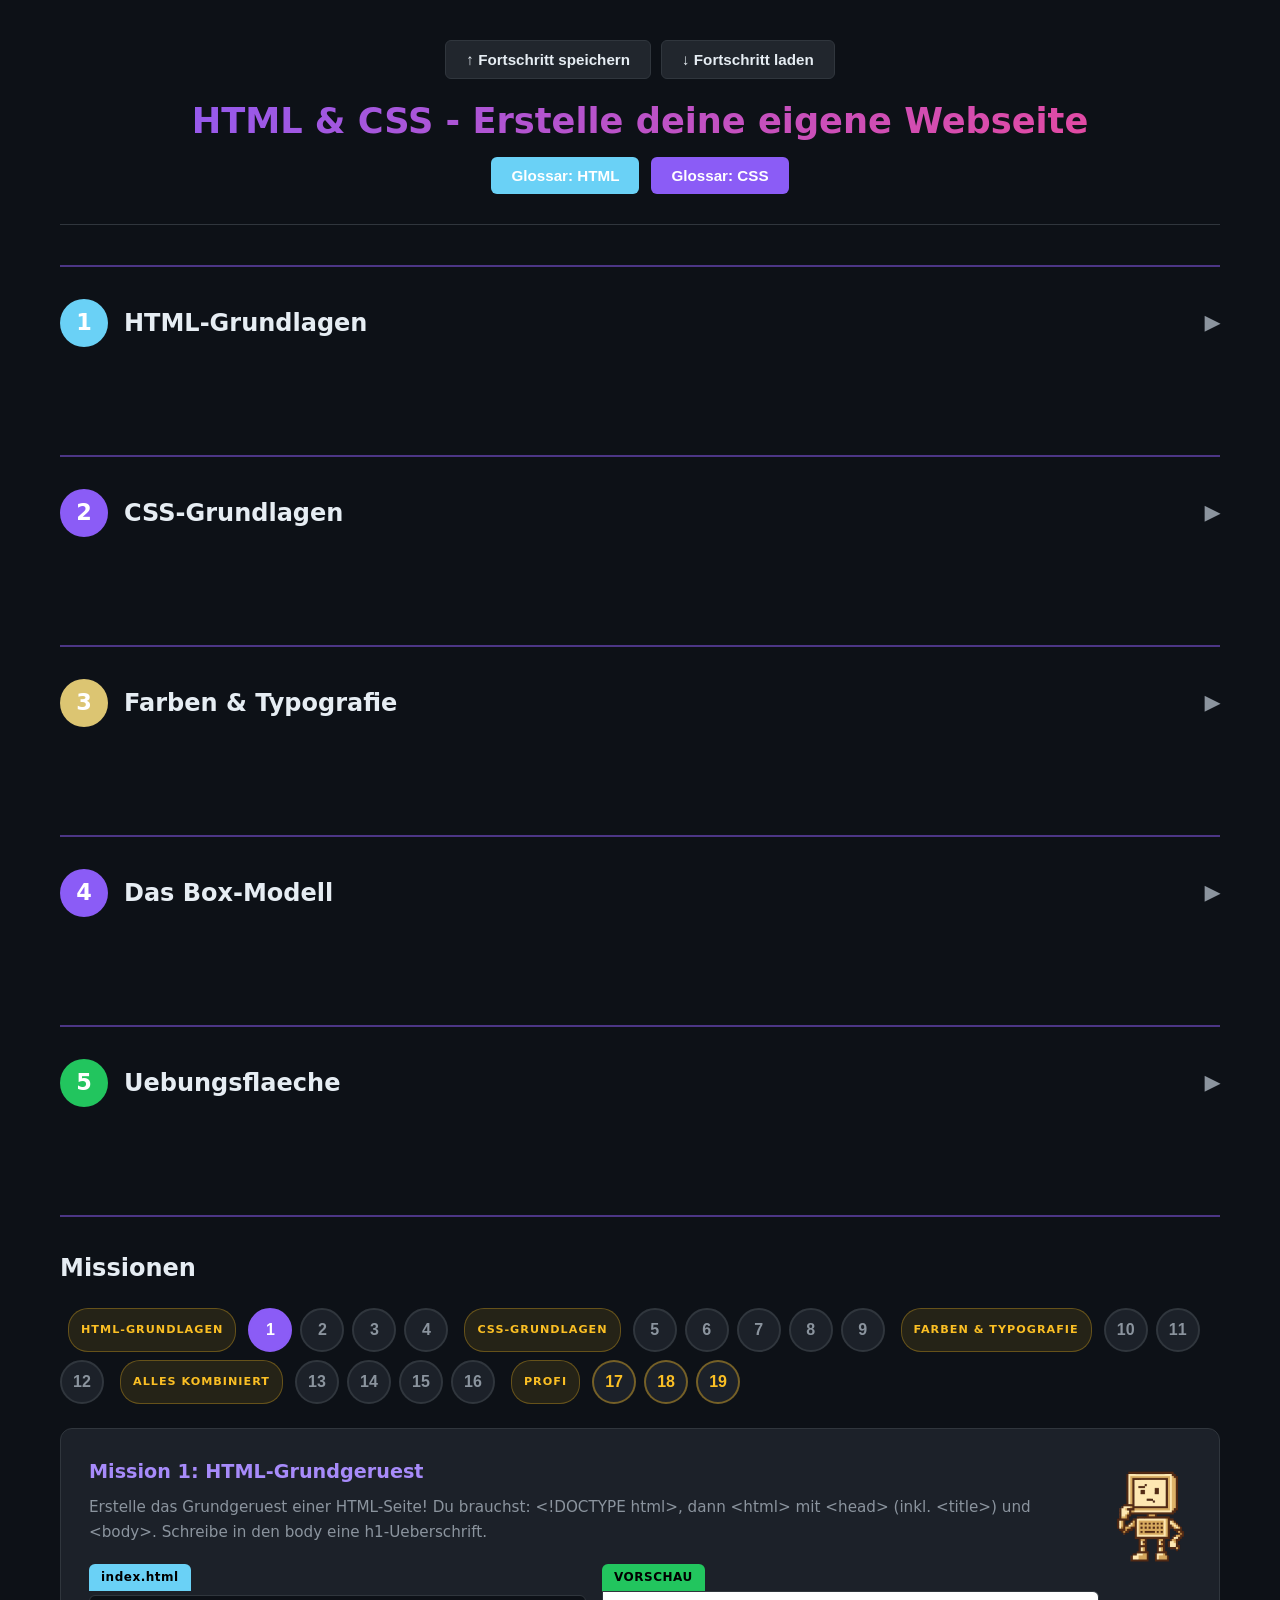
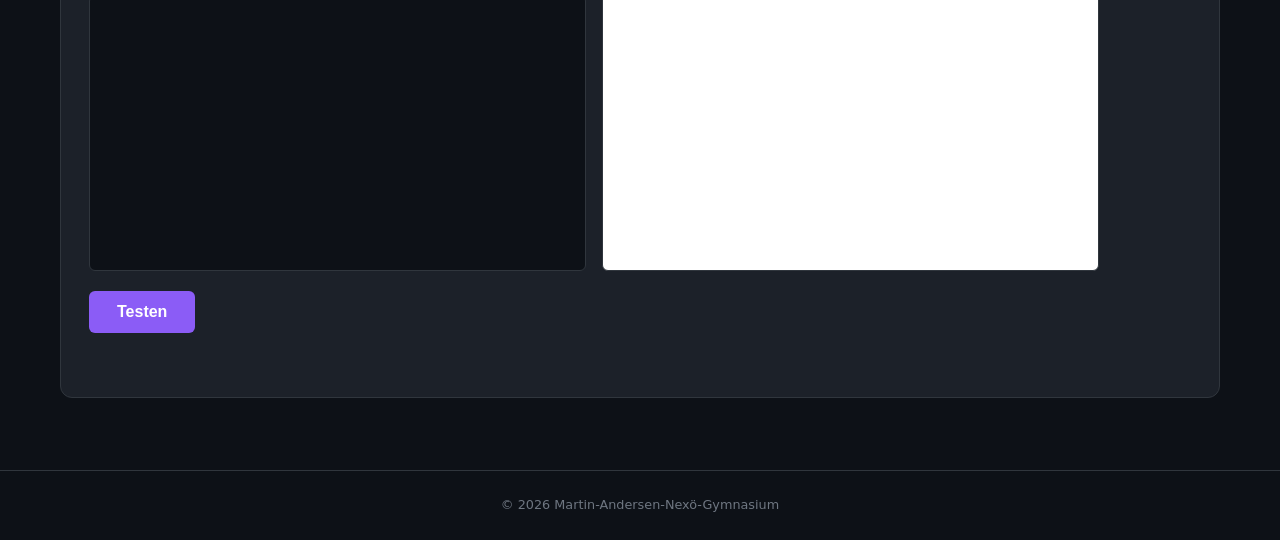
<file: Sprachen/all-in-one/index.html>
<!DOCTYPE html>
<html lang="de">
<head>
    <meta charset="UTF-8">
    <meta name="viewport" content="width=device-width, initial-scale=1.0">
    <title>HTML & CSS</title>
    <link rel="stylesheet" href="styles.css">
</head>
<body>
    <div class="container">
        <header>
            <div class="progress-actions">
                <button class="glossary-btn progress-save-btn" id="progress-save">&#8593; Fortschritt speichern</button>
                <button class="glossary-btn progress-load-btn" id="progress-load-btn">&#8595; Fortschritt laden</button>
                <input type="file" id="progress-load-input" accept=".json" style="display:none">
            </div>
            <h1>HTML &amp; CSS - Erstelle deine eigene Webseite</h1>
            <nav class="header-nav">
                <button class="glossary-btn glossary-btn-html" id="open-glossary-html">Glossar: HTML</button>
                <button class="glossary-btn glossary-btn-css" id="open-glossary-css">Glossar: CSS</button>
            </nav>
        </header>

        <div class="main-content">
            <!-- Lerninsel 1: HTML-Grundlagen -->
            <section class="lerninsel collapsed" id="lerninsel-html" aria-label="HTML-Grundlagen">
                <div class="lerninsel-header">
                    <span class="lerninsel-number html-number">1</span>
                    <h2>HTML-Grundlagen</h2>
                    <span class="lerninsel-toggle">&#9660;</span>
                </div>

                <div class="lerninsel-body">
                    <div class="subsection">
                        <h3>Wichtige HTML-Begriffe</h3>
                        <div id="html-flip-cards-container" class="flip-cards-grid" role="list" aria-label="HTML-Begriffe Flip-Cards"></div>
                    </div>

                    <div class="subsection">
                        <h3>Aufbau einer HTML-Datei</h3>
                        <div id="html-structure-explorer"></div>
                    </div>

                    <div class="subsection">
                        <h3>HTML-Elemente ausprobieren</h3>
                        <div id="html-element-playground"></div>
                    </div>

                    <div class="subsection">
                        <h3>Uebungsflaeche: HTML</h3>
                        <p>Probier hier deine HTML-Kenntnisse aus!</p>
                        <div id="html-playground"></div>
                    </div>
                </div>
            </section>

            <!-- Lerninsel 2: CSS-Grundlagen -->
            <section class="lerninsel collapsed" id="lerninsel-1" aria-label="CSS-Grundlagen">
                <div class="lerninsel-header">
                    <span class="lerninsel-number">2</span>
                    <h2>CSS-Grundlagen</h2>
                    <span class="lerninsel-toggle">&#9660;</span>
                </div>

                <div class="lerninsel-body">
                    <div class="subsection">
                        <h3>Wichtige Begriffe</h3>
                        <div id="flip-cards-container" class="flip-cards-grid" role="list" aria-label="CSS-Begriffe Flip-Cards"></div>
                    </div>

                    <div class="subsection">
                        <h3>CSS einbinden</h3>
                        <div class="workshop-area" id="workshop-einbinden">
                            <div class="workshop-steps" id="workshop-steps-einbinden"></div>
                            <div class="workshop-content" id="workshop-content-einbinden"></div>
                        </div>
                    </div>

                    <div class="subsection">
                        <h3>Selektoren</h3>
                        <p>Klicke auf einen Selektor und sieh, welche HTML-Elemente er auswaehlt.</p>
                        <div class="selector-playground" id="selector-playground"></div>
                    </div>
                </div>
            </section>

            <!-- Lerninsel 3: Farben & Typografie -->
            <section class="lerninsel collapsed" id="lerninsel-2" aria-label="Farben und Typografie">
                <div class="lerninsel-header">
                    <span class="lerninsel-number typo-number">3</span>
                    <h2>Farben &amp; Typografie</h2>
                    <span class="lerninsel-toggle">&#9660;</span>
                </div>

                <div class="lerninsel-body">
                    <div class="subsection">
                        <h3>Farben in CSS</h3>
                        <div class="color-explorer" id="color-explorer"></div>
                    </div>

                    <div class="subsection">
                        <h3>Typografie</h3>
                        <div class="typo-workshop" id="typo-workshop"></div>
                    </div>
                </div>
            </section>

            <!-- Lerninsel 4: Box-Modell -->
            <section class="lerninsel collapsed" id="lerninsel-4" aria-label="Box-Modell">
                <div class="lerninsel-header">
                    <span class="lerninsel-number">4</span>
                    <h2>Das Box-Modell</h2>
                    <span class="lerninsel-toggle">&#9660;</span>
                </div>

                <div class="lerninsel-body">

                    <div class="subsection">
                        <h3>Jedes HTML-Element ist eine Box!</h3>
                        <div class="box-model-interactive" id="box-model-visual"></div>
                        <div id="box-model-detail" class="box-model-detail" aria-live="polite"></div>
                    </div>

                    <div class="subsection">
                        <h3>Box-Modell ausprobieren</h3>
                        <div class="box-workshop" id="box-workshop"></div>
                    </div>
                </div>
            </section>

            <!-- Lerninsel 5: Übungsfläche -->
            <section class="lerninsel collapsed" id="lerninsel-uebung" aria-label="Uebungsflaeche">
                <div class="lerninsel-header">
                    <span class="lerninsel-number uebung-number">5</span>
                    <h2>Uebungsflaeche</h2>
                    <span class="lerninsel-toggle">&#9660;</span>
                </div>
                <div class="lerninsel-body">
                    <div class="subsection">
                        <h3>HTML &amp; CSS ausprobieren</h3>
                        <p>Teste dein neues Wissen. Hinweis: Du musst hier nicht das HTML-Grundgerüst schreiben, alles steht direkt im body.</p>
                        <div id="html-css-playground"></div>
                    </div>
                </div>
            </section>

            <!-- Missionen -->
            <section class="missions" aria-label="Missionen">
                <h2>Missionen</h2>
                <div class="mission-nav" id="mission-nav" role="tablist" aria-label="Missionsauswahl"></div>
                <div class="mission-area" id="mission-area" aria-live="polite"></div>
            </section>
        </div>
    </div>

    <!-- Glossar HTML Modal -->
    <div class="modal-overlay" id="glossary-modal-html" role="dialog" aria-modal="true" aria-label="Glossar HTML">
        <div class="modal-content">
            <button class="modal-close" id="close-glossary-html" aria-label="Glossar schliessen">&times;</button>
            <h2>Glossar: HTML</h2>
            <div id="glossary-list-html"></div>
        </div>
    </div>

    <!-- Glossar CSS Modal -->
    <div class="modal-overlay" id="glossary-modal-css" role="dialog" aria-modal="true" aria-label="Glossar CSS">
        <div class="modal-content">
            <button class="modal-close" id="close-glossary-css" aria-label="Glossar schliessen">&times;</button>
            <h2>Glossar: CSS</h2>
            <div id="glossary-list-css"></div>
        </div>
    </div>

    <!-- Mission Success Modal -->
    <div class="modal-overlay" id="mission-success-modal" role="dialog" aria-modal="true" aria-label="Mission geschafft">
        <div class="modal-content mission-success">
            <img id="mission-success-byte" src="Byte_mascot/Byte_Happy.png" alt="Byte feiert" class="success-mascot">
            <h2 id="mission-success-title">Geschafft!</h2>
            <p id="mission-success-text"></p>
            <button id="mission-success-close" class="btn-primary">Weiter</button>
        </div>
    </div>

    <!-- HTML-Referenz Popup -->
    <div class="html-ref-popup" id="html-ref-popup" role="tooltip" aria-hidden="true">
        <div class="html-ref-popup-content">
            <strong>Aus dem HTML-Kurs:</strong>
            <p id="html-ref-popup-text"></p>
        </div>
    </div>
    <footer>
        <p>&copy; 2026 Martin-Andersen-Nexö-Gymnasium</p>
    </footer>

    <script src="script.js"></script>
</body>
</html>
</file>
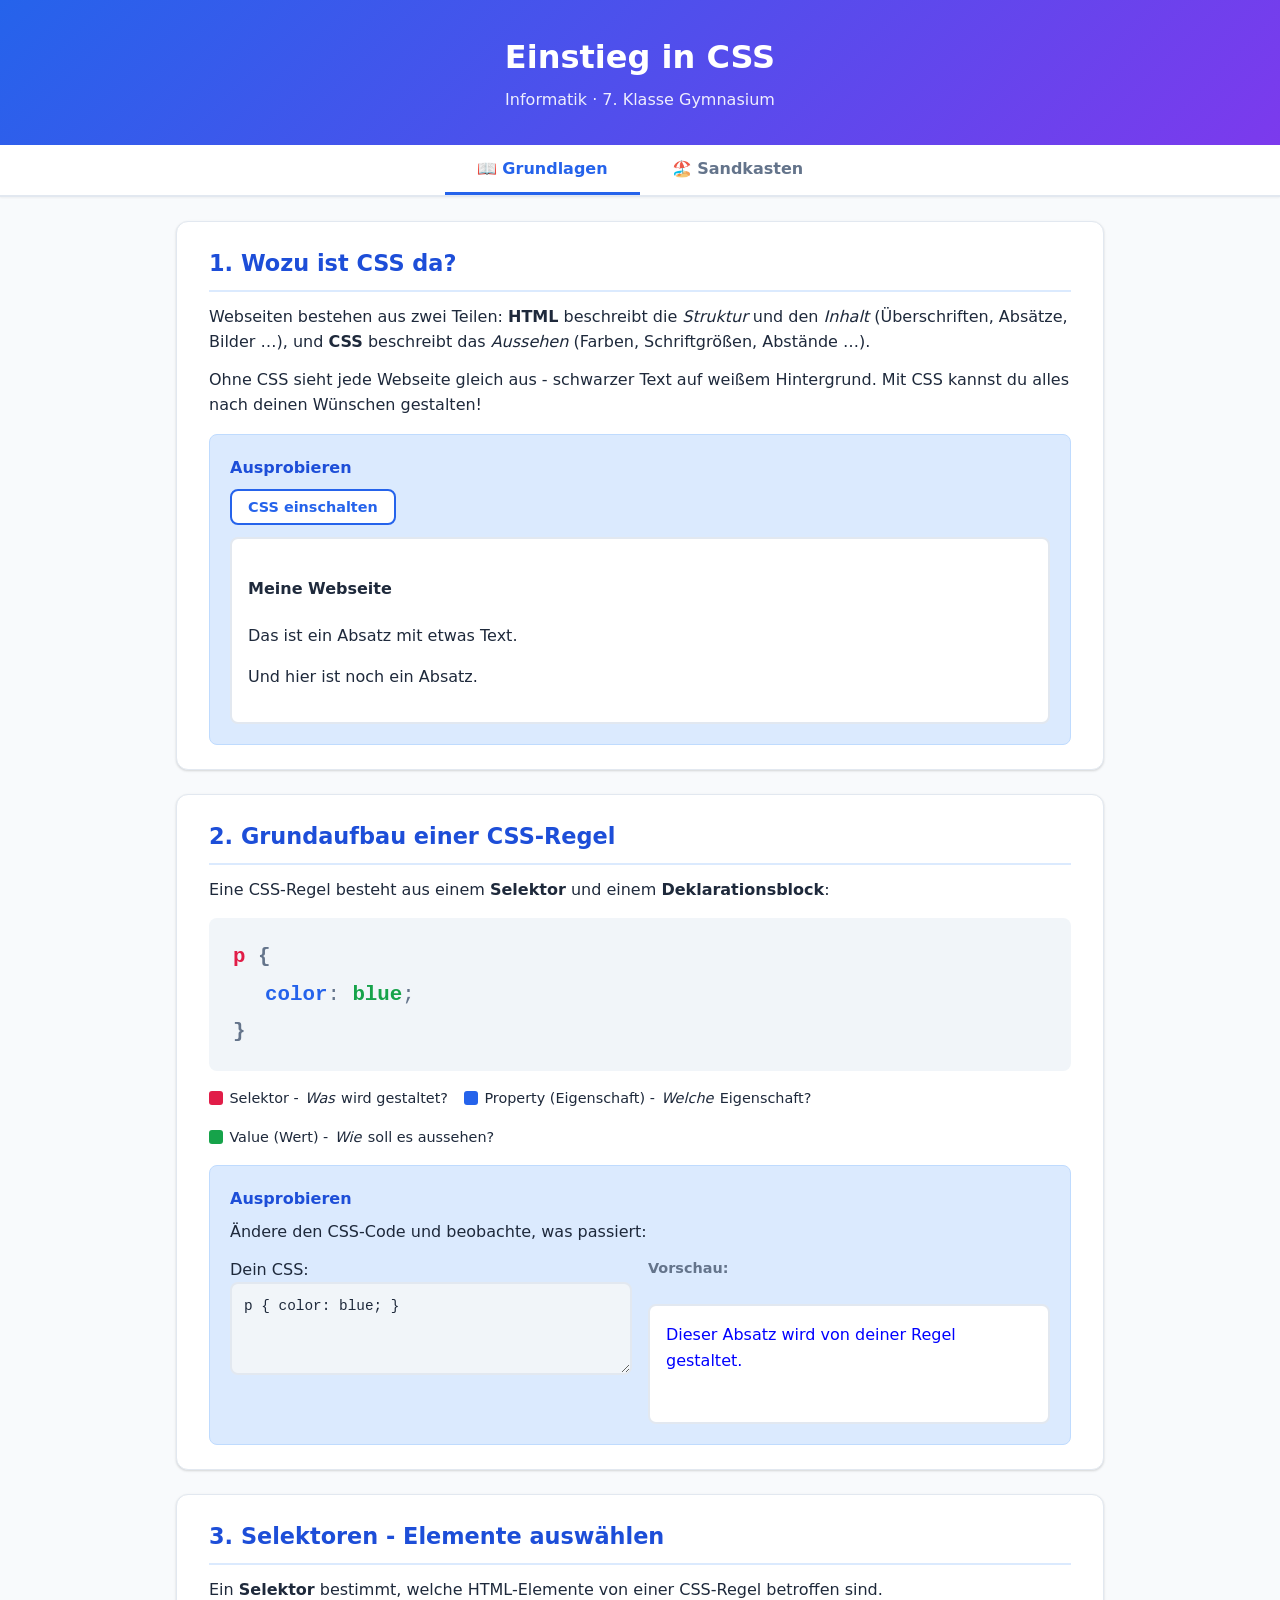
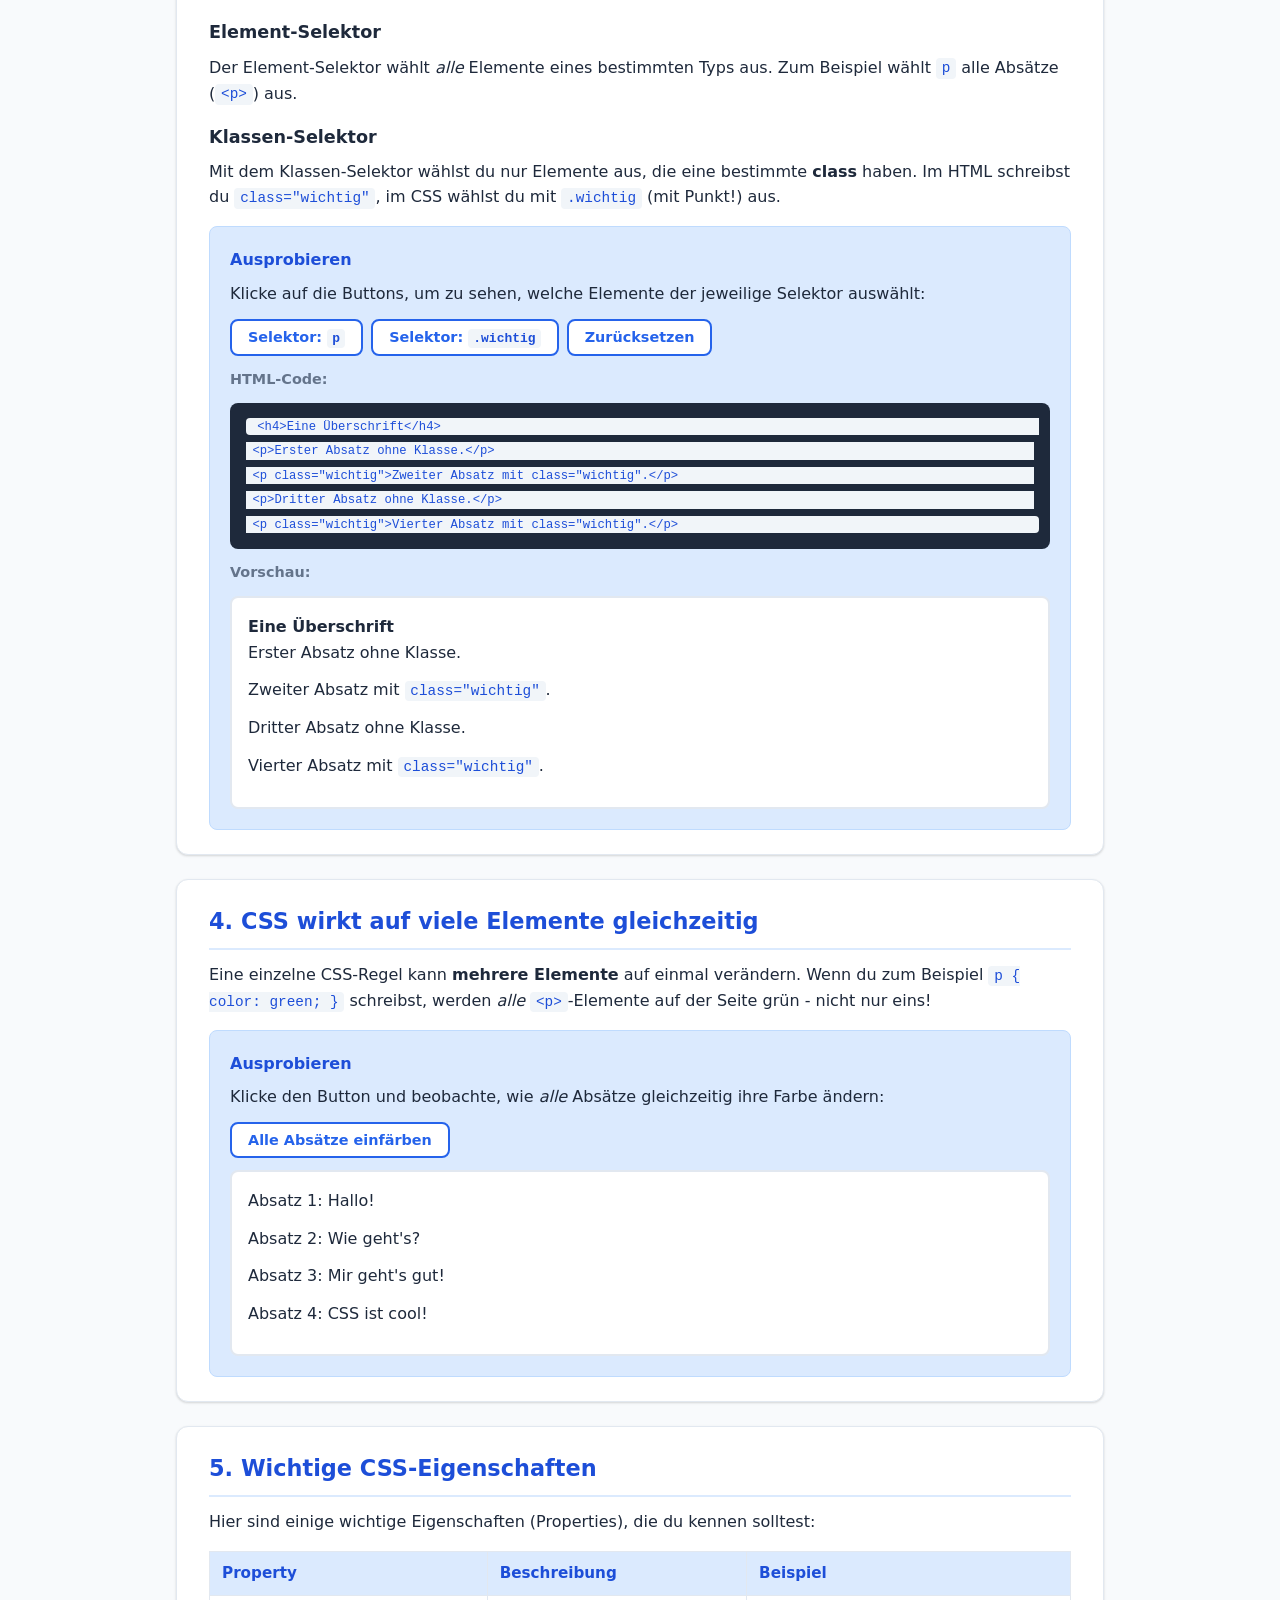
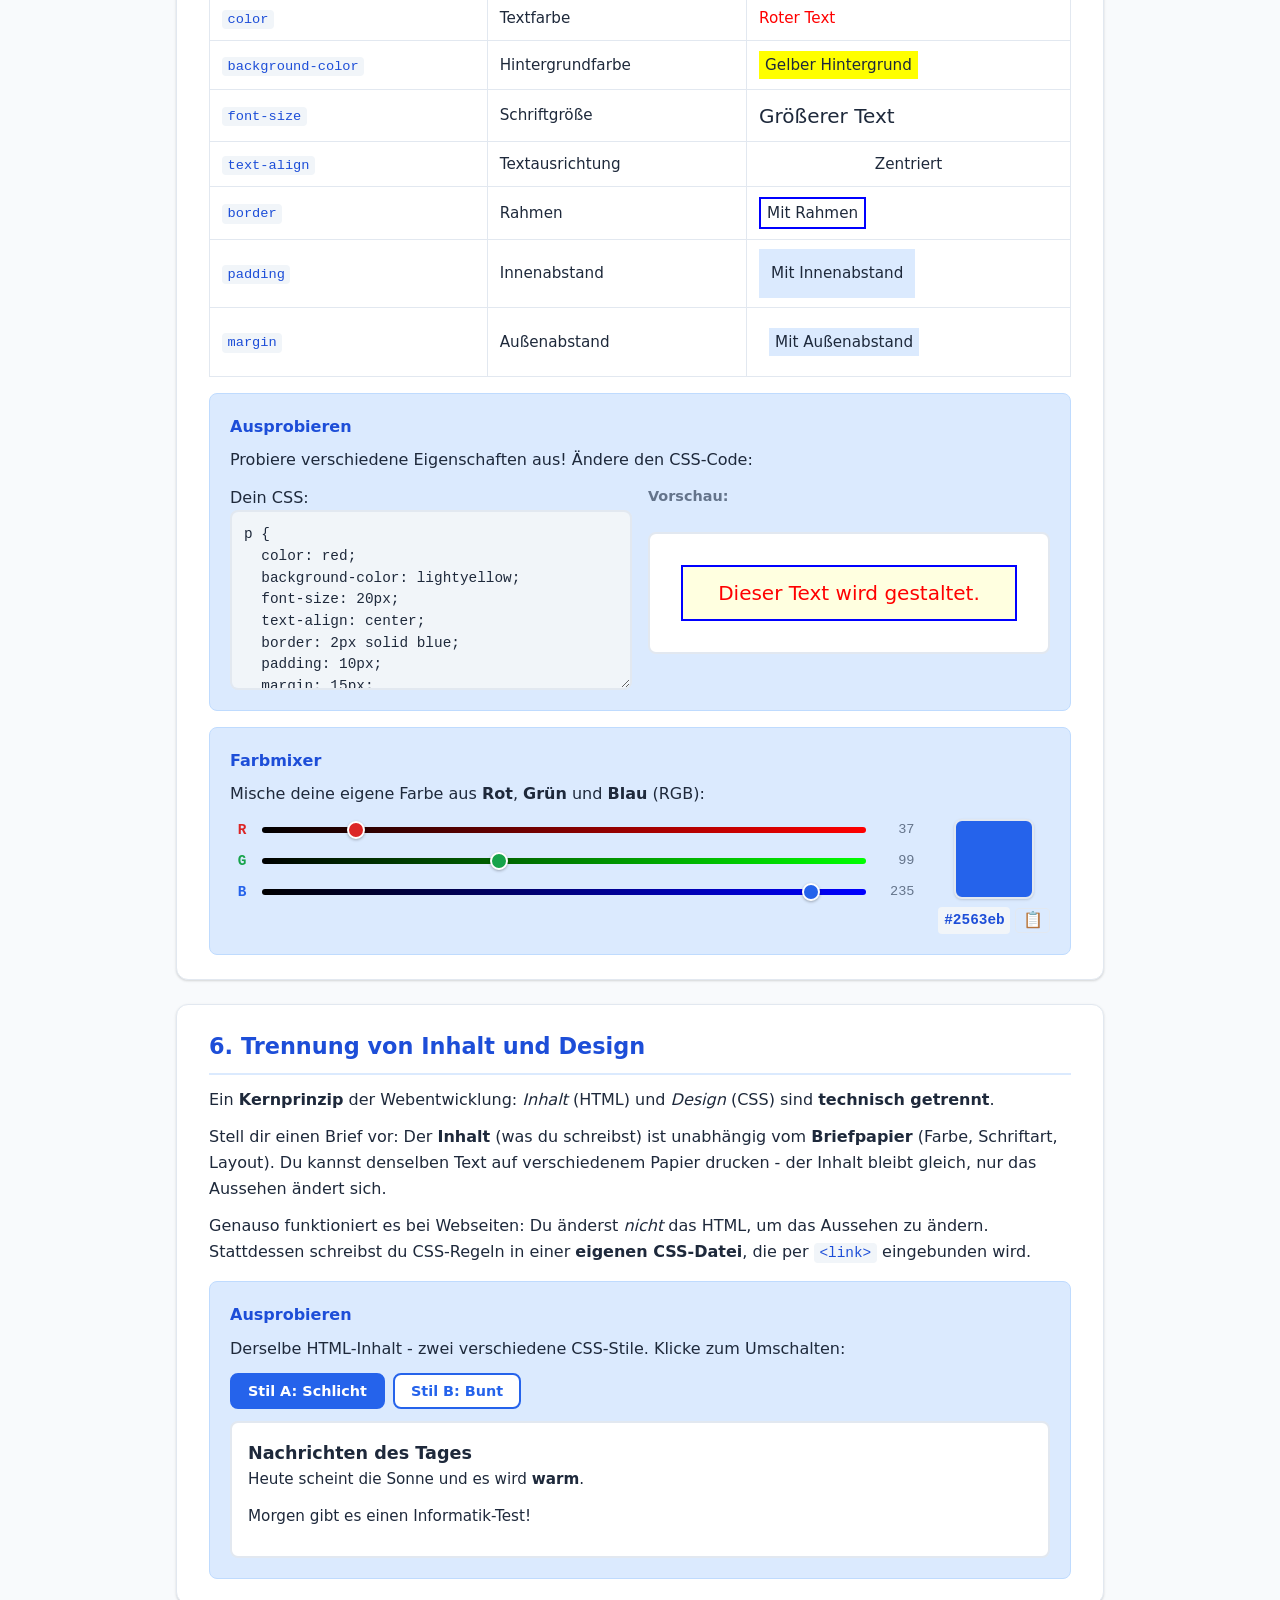
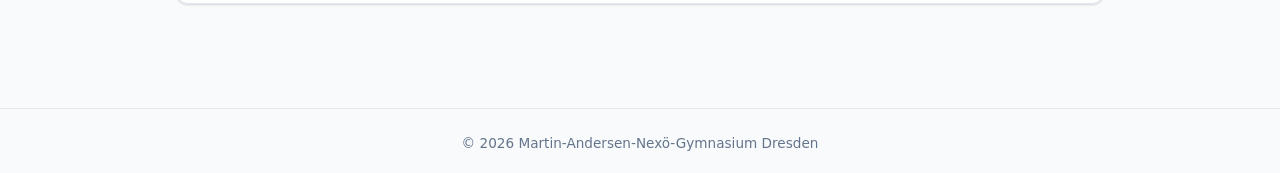
<file: Sprachen/css-einstieg/index.html>
<!DOCTYPE html>
<html lang="de">
<head>
  <meta charset="UTF-8">
  <meta name="viewport" content="width=device-width, initial-scale=1.0">
  <title>CSS-Einstieg - Informatik 7. Klasse</title>
  <link rel="stylesheet" href="css/style.css">
</head>
<body>

  <!-- ===== HEADER ===== -->
  <header class="site-header">
    <h1>Einstieg in CSS</h1>
    <p class="subtitle">Informatik · 7. Klasse Gymnasium</p>
  </header>

  <!-- ===== TAB-NAVIGATION ===== -->
  <nav class="tab-nav" role="tablist">
    <button class="tab-btn active" role="tab" aria-selected="true" aria-controls="grundlagen" data-tab="grundlagen">
      📖 Grundlagen
    </button>
    <button class="tab-btn" role="tab" aria-selected="false" aria-controls="sandkasten" data-tab="sandkasten">
      🏖️ Sandkasten
    </button>
  </nav>

  <!-- ============================================================ -->
  <!-- GRUNDLAGEN-BEREICH                                           -->
  <!-- ============================================================ -->
  <main id="grundlagen" class="tab-content active" role="tabpanel">

    <!-- Abschnitt 1: Wozu CSS da ist -->
    <section class="lernsection">
      <h2>1. Wozu ist CSS da?</h2>
      <p>
        Webseiten bestehen aus zwei Teilen: <strong>HTML</strong> beschreibt die <em>Struktur</em> und den <em>Inhalt</em>
        (Überschriften, Absätze, Bilder …), und <strong>CSS</strong> beschreibt das <em>Aussehen</em>
        (Farben, Schriftgrößen, Abstände …).
      </p>
      <p>
        Ohne CSS sieht jede Webseite gleich aus - schwarzer Text auf weißem Hintergrund.
        Mit CSS kannst du alles nach deinen Wünschen gestalten!
      </p>

      <div class="demo-box">
        <h3>Ausprobieren</h3>
        <button class="demo-toggle-btn" id="toggleCssBtn">CSS einschalten</button>
        <div class="demo-preview" id="cssTogglePreview">
          <div class="demo-html-unstyled" id="cssToggleContent">
            <h4>Meine Webseite</h4>
            <p>Das ist ein Absatz mit etwas Text.</p>
            <p>Und hier ist noch ein Absatz.</p>
          </div>
        </div>
      </div>
    </section>

    <!-- Abschnitt 2: Grundaufbau einer CSS-Regel -->
    <section class="lernsection">
      <h2>2. Grundaufbau einer CSS-Regel</h2>
      <p>Eine CSS-Regel besteht aus einem <strong>Selektor</strong> und einem <strong>Deklarationsblock</strong>:</p>

      <div class="rule-anatomy">
        <div class="rule-line">
          <span class="anatomy-selector">p</span>
          <span class="anatomy-brace">{</span>
        </div>
        <div class="rule-line rule-indent">
          <span class="anatomy-property">color</span><span class="anatomy-colon">:</span>
          <span class="anatomy-value">blue</span><span class="anatomy-semicolon">;</span>
        </div>
        <div class="rule-line">
          <span class="anatomy-brace">}</span>
        </div>
      </div>

      <div class="anatomy-legend">
        <span class="legend-item"><span class="legend-color" style="background: var(--color-selector)"></span> Selektor - <em>Was</em> wird gestaltet?</span>
        <span class="legend-item"><span class="legend-color" style="background: var(--color-property)"></span> Property (Eigenschaft) - <em>Welche</em> Eigenschaft?</span>
        <span class="legend-item"><span class="legend-color" style="background: var(--color-value)"></span> Value (Wert) - <em>Wie</em> soll es aussehen?</span>
      </div>

      <div class="demo-box">
        <h3>Ausprobieren</h3>
        <p>Ändere den CSS-Code und beobachte, was passiert:</p>
        <div class="demo-editor-row">
          <div class="demo-editor-col">
            <label for="regelEditor">Dein CSS:</label>
            <textarea class="demo-textarea" id="regelEditor" rows="3" spellcheck="false">p { color: blue; }</textarea>
          </div>
          <div class="demo-preview-col">
            <p class="demo-label">Vorschau:</p>
            <div class="demo-preview" id="regelPreview">
              <p>Dieser Absatz wird von deiner Regel gestaltet.</p>
            </div>
          </div>
        </div>
      </div>
    </section>

    <!-- Abschnitt 3: Selektoren auf Einstiegsniveau -->
    <section class="lernsection">
      <h2>3. Selektoren - Elemente auswählen</h2>
      <p>Ein <strong>Selektor</strong> bestimmt, welche HTML-Elemente von einer CSS-Regel betroffen sind.</p>

      <h3>Element-Selektor</h3>
      <p>
        Der Element-Selektor wählt <em>alle</em> Elemente eines bestimmten Typs aus.
        Zum Beispiel wählt <code>p</code> alle Absätze (<code>&lt;p&gt;</code>) aus.
      </p>

      <h3>Klassen-Selektor</h3>
      <p>
        Mit dem Klassen-Selektor wählst du nur Elemente aus, die eine bestimmte <strong>class</strong> haben.
        Im HTML schreibst du <code>class="wichtig"</code>, im CSS wählst du mit <code>.wichtig</code> (mit Punkt!) aus.
      </p>

      <div class="demo-box">
        <h3>Ausprobieren</h3>
        <p>Klicke auf die Buttons, um zu sehen, welche Elemente der jeweilige Selektor auswählt:</p>
        <div class="demo-btn-group">
          <button class="demo-toggle-btn" data-selector-demo="p">Selektor: <code>p</code></button>
          <button class="demo-toggle-btn" data-selector-demo=".wichtig">Selektor: <code>.wichtig</code></button>
          <button class="demo-toggle-btn" data-selector-demo="none">Zurücksetzen</button>
        </div>
        <p class="demo-label" style="margin-top: 0.75rem;">HTML-Code:</p>
        <pre class="selector-code-display" id="selectorCode"><code><span data-line-tag="h4">&lt;h4&gt;Eine Überschrift&lt;/h4&gt;</span>
<span data-line-tag="p">&lt;p&gt;Erster Absatz ohne Klasse.&lt;/p&gt;</span>
<span data-line-tag="p" data-line-class="wichtig">&lt;p class="wichtig"&gt;Zweiter Absatz mit class="wichtig".&lt;/p&gt;</span>
<span data-line-tag="p">&lt;p&gt;Dritter Absatz ohne Klasse.&lt;/p&gt;</span>
<span data-line-tag="p" data-line-class="wichtig">&lt;p class="wichtig"&gt;Vierter Absatz mit class="wichtig".&lt;/p&gt;</span></code></pre>
        <p class="demo-label" style="margin-top: 0.75rem;">Vorschau:</p>
        <div class="demo-preview" id="selectorPreview">
          <h4>Eine Überschrift</h4>
          <p>Erster Absatz ohne Klasse.</p>
          <p class="wichtig">Zweiter Absatz mit <code>class="wichtig"</code>.</p>
          <p>Dritter Absatz ohne Klasse.</p>
          <p class="wichtig">Vierter Absatz mit <code>class="wichtig"</code>.</p>
        </div>
      </div>
    </section>

    <!-- Abschnitt 4: CSS wirkt auf viele Elemente gleichzeitig -->
    <section class="lernsection">
      <h2>4. CSS wirkt auf viele Elemente gleichzeitig</h2>
      <p>
        Eine einzelne CSS-Regel kann <strong>mehrere Elemente</strong> auf einmal verändern.
        Wenn du zum Beispiel <code>p { color: green; }</code> schreibst, werden <em>alle</em>
        <code>&lt;p&gt;</code>-Elemente auf der Seite grün - nicht nur eins!
      </p>

      <div class="demo-box">
        <h3>Ausprobieren</h3>
        <p>Klicke den Button und beobachte, wie <em>alle</em> Absätze gleichzeitig ihre Farbe ändern:</p>
        <button class="demo-toggle-btn" id="multiBtn">Alle Absätze einfärben</button>
        <div class="demo-preview" id="multiPreview">
          <p>Absatz 1: Hallo!</p>
          <p>Absatz 2: Wie geht's?</p>
          <p>Absatz 3: Mir geht's gut!</p>
          <p>Absatz 4: CSS ist cool!</p>
        </div>
      </div>
    </section>

    <!-- Abschnitt 5: Wichtige CSS-Eigenschaften -->
    <section class="lernsection">
      <h2>5. Wichtige CSS-Eigenschaften</h2>
      <p>Hier sind einige wichtige Eigenschaften (Properties), die du kennen solltest:</p>

      <div class="property-table-wrapper">
        <table class="property-table">
          <thead>
            <tr>
              <th>Property</th>
              <th>Beschreibung</th>
              <th>Beispiel</th>
            </tr>
          </thead>
          <tbody>
            <tr>
              <td><code>color</code></td>
              <td>Textfarbe</td>
              <td><span class="prop-preview" style="color: red;">Roter Text</span></td>
            </tr>
            <tr>
              <td><code>background-color</code></td>
              <td>Hintergrundfarbe</td>
              <td><span class="prop-preview" style="background-color: yellow; padding: 2px 6px;">Gelber Hintergrund</span></td>
            </tr>
            <tr>
              <td><code>font-size</code></td>
              <td>Schriftgröße</td>
              <td><span class="prop-preview" style="font-size: 20px;">Größerer Text</span></td>
            </tr>
            <tr>
              <td><code>text-align</code></td>
              <td>Textausrichtung</td>
              <td><span class="prop-preview" style="display: block; text-align: center;">Zentriert</span></td>
            </tr>
            <tr>
              <td><code>border</code></td>
              <td>Rahmen</td>
              <td><span class="prop-preview" style="border: 2px solid blue; padding: 2px 6px;">Mit Rahmen</span></td>
            </tr>
            <tr>
              <td><code>padding</code></td>
              <td>Innenabstand</td>
              <td><span class="prop-preview" style="background-color: #dbeafe; padding: 12px;">Mit Innenabstand</span></td>
            </tr>
            <tr>
              <td><code>margin</code></td>
              <td>Außenabstand</td>
              <td><span class="prop-preview" style="display: inline-block; background-color: #dbeafe; margin: 10px; padding: 2px 6px;">Mit Außenabstand</span></td>
            </tr>
          </tbody>
        </table>
      </div>

      <div class="demo-box">
        <h3>Ausprobieren</h3>
        <p>Probiere verschiedene Eigenschaften aus! Ändere den CSS-Code:</p>
        <div class="demo-editor-row">
          <div class="demo-editor-col">
            <label for="propEditor">Dein CSS:</label>
            <textarea class="demo-textarea" id="propEditor" rows="7" spellcheck="false">p {
  color: red;
  background-color: lightyellow;
  font-size: 20px;
  text-align: center;
  border: 2px solid blue;
  padding: 10px;
  margin: 15px;
}</textarea>
          </div>
          <div class="demo-preview-col">
            <p class="demo-label">Vorschau:</p>
            <div class="demo-preview" id="propPreview">
              <p>Dieser Text wird gestaltet.</p>
            </div>
          </div>
        </div>
      </div>

      <div class="demo-box">
        <h3>Farbmixer</h3>
        <p>Mische deine eigene Farbe aus <strong>Rot</strong>, <strong>Grün</strong> und <strong>Blau</strong> (RGB):</p>
        <div class="color-mixer">
          <div class="color-sliders">
            <div class="slider-row">
              <label for="sliderR" class="slider-label slider-label-r">R</label>
              <input type="range" id="sliderR" min="0" max="255" value="37" class="slider slider-r">
              <span class="slider-value" id="valR">37</span>
            </div>
            <div class="slider-row">
              <label for="sliderG" class="slider-label slider-label-g">G</label>
              <input type="range" id="sliderG" min="0" max="255" value="99" class="slider slider-g">
              <span class="slider-value" id="valG">99</span>
            </div>
            <div class="slider-row">
              <label for="sliderB" class="slider-label slider-label-b">B</label>
              <input type="range" id="sliderB" min="0" max="255" value="235" class="slider slider-b">
              <span class="slider-value" id="valB">235</span>
            </div>
          </div>
          <div class="color-result">
            <div class="color-preview-box" id="colorPreviewBox"></div>
            <div class="color-hex-row">
              <code class="color-hex-value" id="colorHexValue">#2563eb</code>
              <button class="color-copy-btn" id="colorCopyBtn" aria-label="Farbwert kopieren" title="Kopieren">📋</button>
            </div>
          </div>
        </div>
      </div>
    </section>

    <!-- Abschnitt 6: Trennung von Inhalt und Design -->
    <section class="lernsection">
      <h2>6. Trennung von Inhalt und Design</h2>
      <p>
        Ein <strong>Kernprinzip</strong> der Webentwicklung: <em>Inhalt</em> (HTML) und <em>Design</em> (CSS)
        sind <strong>technisch getrennt</strong>.
      </p>
      <p>
        Stell dir einen Brief vor: Der <strong>Inhalt</strong> (was du schreibst) ist unabhängig vom
        <strong>Briefpapier</strong> (Farbe, Schriftart, Layout). Du kannst denselben Text auf
        verschiedenem Papier drucken - der Inhalt bleibt gleich, nur das Aussehen ändert sich.
      </p>
      <p>
        Genauso funktioniert es bei Webseiten: Du änderst <em>nicht</em> das HTML, um das Aussehen zu ändern.
        Stattdessen schreibst du CSS-Regeln in einer <strong>eigenen CSS-Datei</strong>, die per
        <code>&lt;link&gt;</code> eingebunden wird.
      </p>

      <div class="demo-box">
        <h3>Ausprobieren</h3>
        <p>Derselbe HTML-Inhalt - zwei verschiedene CSS-Stile. Klicke zum Umschalten:</p>
        <div class="demo-btn-group">
          <button class="demo-toggle-btn active" data-style-demo="a">Stil A: Schlicht</button>
          <button class="demo-toggle-btn" data-style-demo="b">Stil B: Bunt</button>
        </div>
        <div class="demo-preview" id="stylePreview">
          <div id="styleContent">
            <h4>Nachrichten des Tages</h4>
            <p>Heute scheint die Sonne und es wird <strong>warm</strong>.</p>
            <p class="wichtig">Morgen gibt es einen Informatik-Test!</p>
          </div>
        </div>
      </div>
    </section>

  </main>

  <!-- ============================================================ -->
  <!-- SANDKASTEN-BEREICH                                           -->
  <!-- ============================================================ -->
  <div id="sandkasten" class="tab-content" role="tabpanel">

    <!-- Aufgaben-Navigation -->
    <nav class="aufgaben-nav" aria-label="Aufgaben-Navigation">
      <span class="aufgaben-nav-label">Aufgaben:</span>
      <div class="aufgaben-btns" id="aufgabenBtns">
        <!-- Wird per JS gefüllt -->
      </div>
    </nav>

    <!-- Aufgaben-Bereich -->
    <div class="aufgabe-container">
      <div class="aufgabe-header">
        <h2 id="aufgabeTitle">Aufgabe 1</h2>
        <p id="aufgabeDesc">Beschreibung der Aufgabe.</p>
      </div>

      <div class="editor-layout">
        <!-- HTML-Codeblock (read-only) -->
        <div class="editor-panel">
          <div class="editor-panel-header">
            <span class="editor-panel-label">HTML (vorgegeben - nicht veränderbar)</span>
          </div>
          <pre class="html-code-display" id="htmlDisplay"><code></code></pre>
        </div>

        <!-- CSS-Editor -->
        <div class="editor-panel">
          <div class="editor-panel-header">
            <span class="editor-panel-label">Dein CSS</span>
          </div>
          <textarea class="css-editor" id="cssEditor" spellcheck="false" placeholder="Schreibe hier dein CSS …"></textarea>
        </div>
      </div>

      <!-- Preview -->
      <div class="preview-section">
        <div class="preview-header">
          <span class="preview-label">Vorschau</span>
        </div>
        <iframe id="previewFrame" class="preview-iframe" sandbox="allow-same-origin" title="Vorschau deiner gestalteten Seite"></iframe>
      </div>

      <!-- Buttons -->
      <div class="action-btns">
        <button class="btn btn-check" id="checkBtn">✔ Überprüfen</button>
        <button class="btn btn-reset" id="resetBtn">↺ Erneut versuchen</button>
      </div>

      <!-- Feedback -->
      <div class="feedback-area" id="feedbackArea">
        <!-- Wird per JS gefüllt -->
      </div>
    </div>

  </div>

  <!-- ===== FOOTER ===== -->
  <footer class="site-footer">
    <p>&copy; 2026 Martin-Andersen-Nexö-Gymnasium Dresden</p>
  </footer>

  <script src="js/grundlagen.js"></script>
  <script src="js/sandkasten.js"></script>
</body>
</html>
</file>
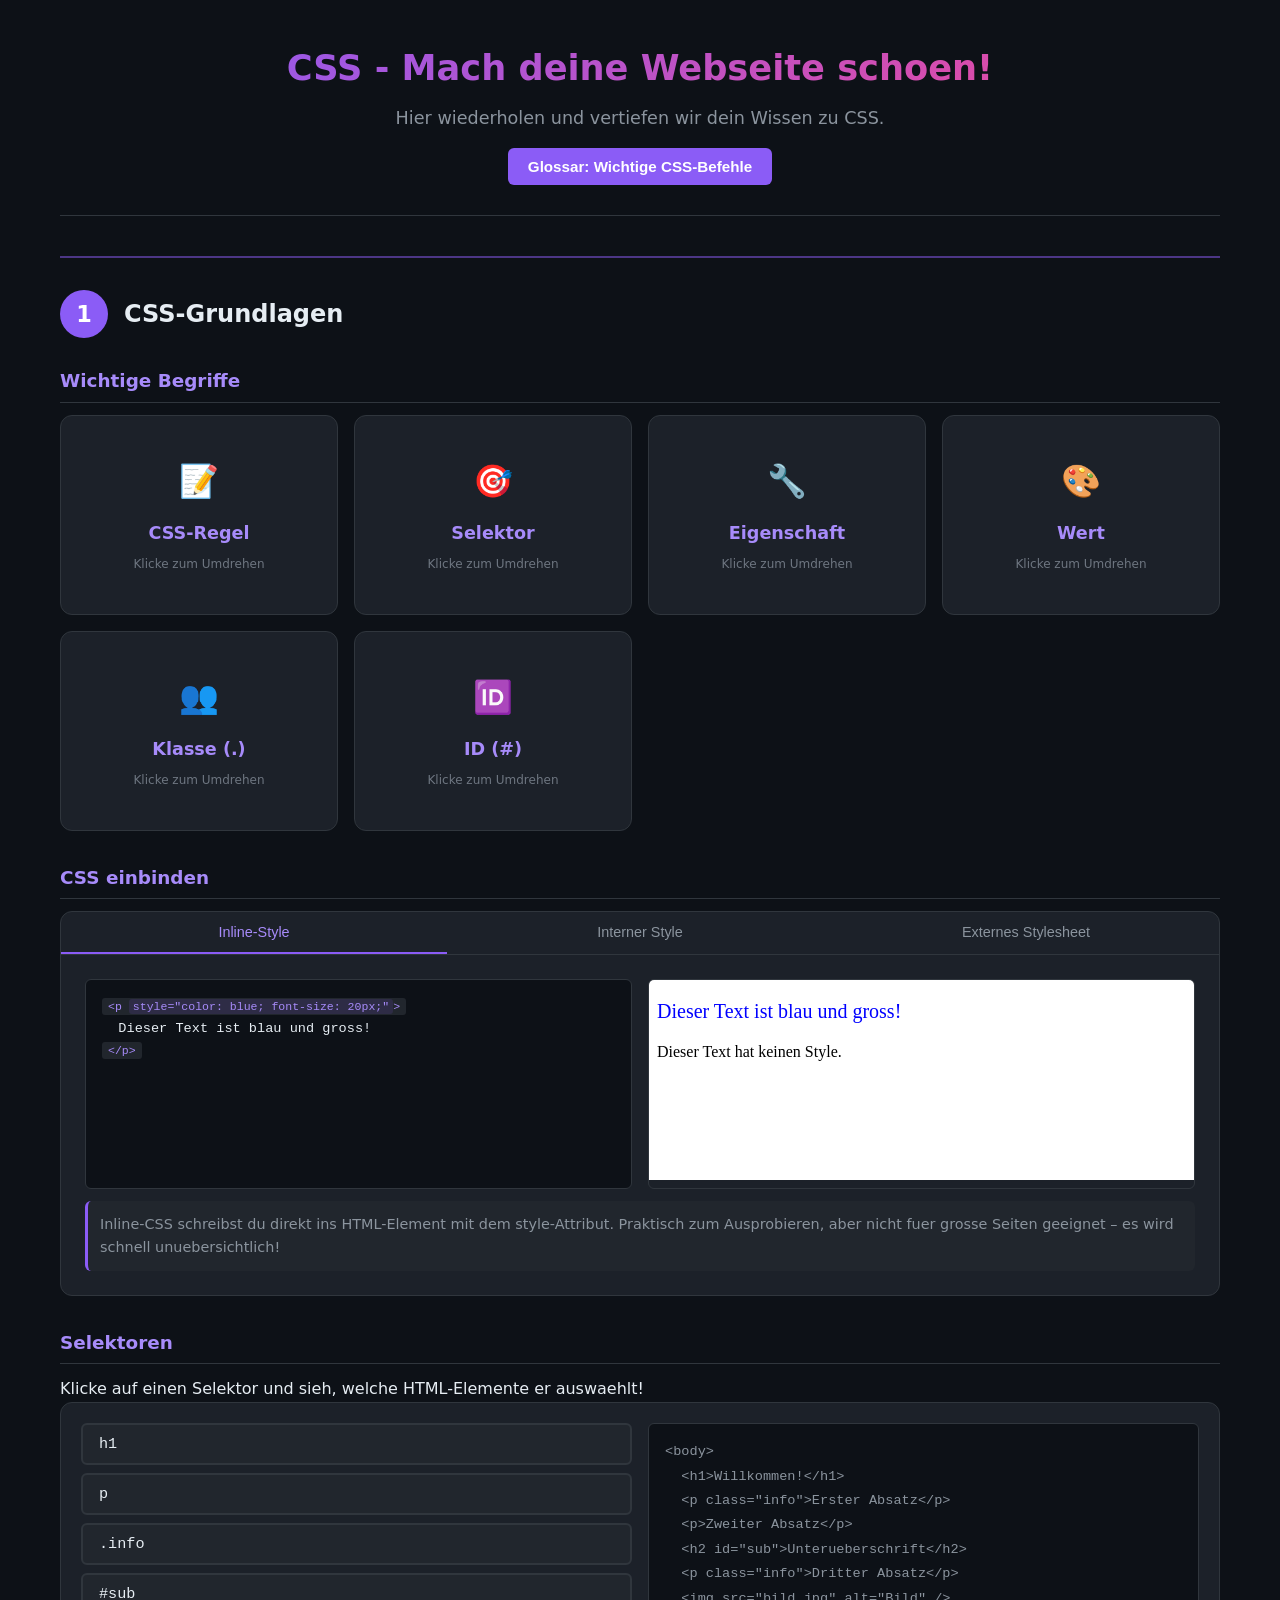
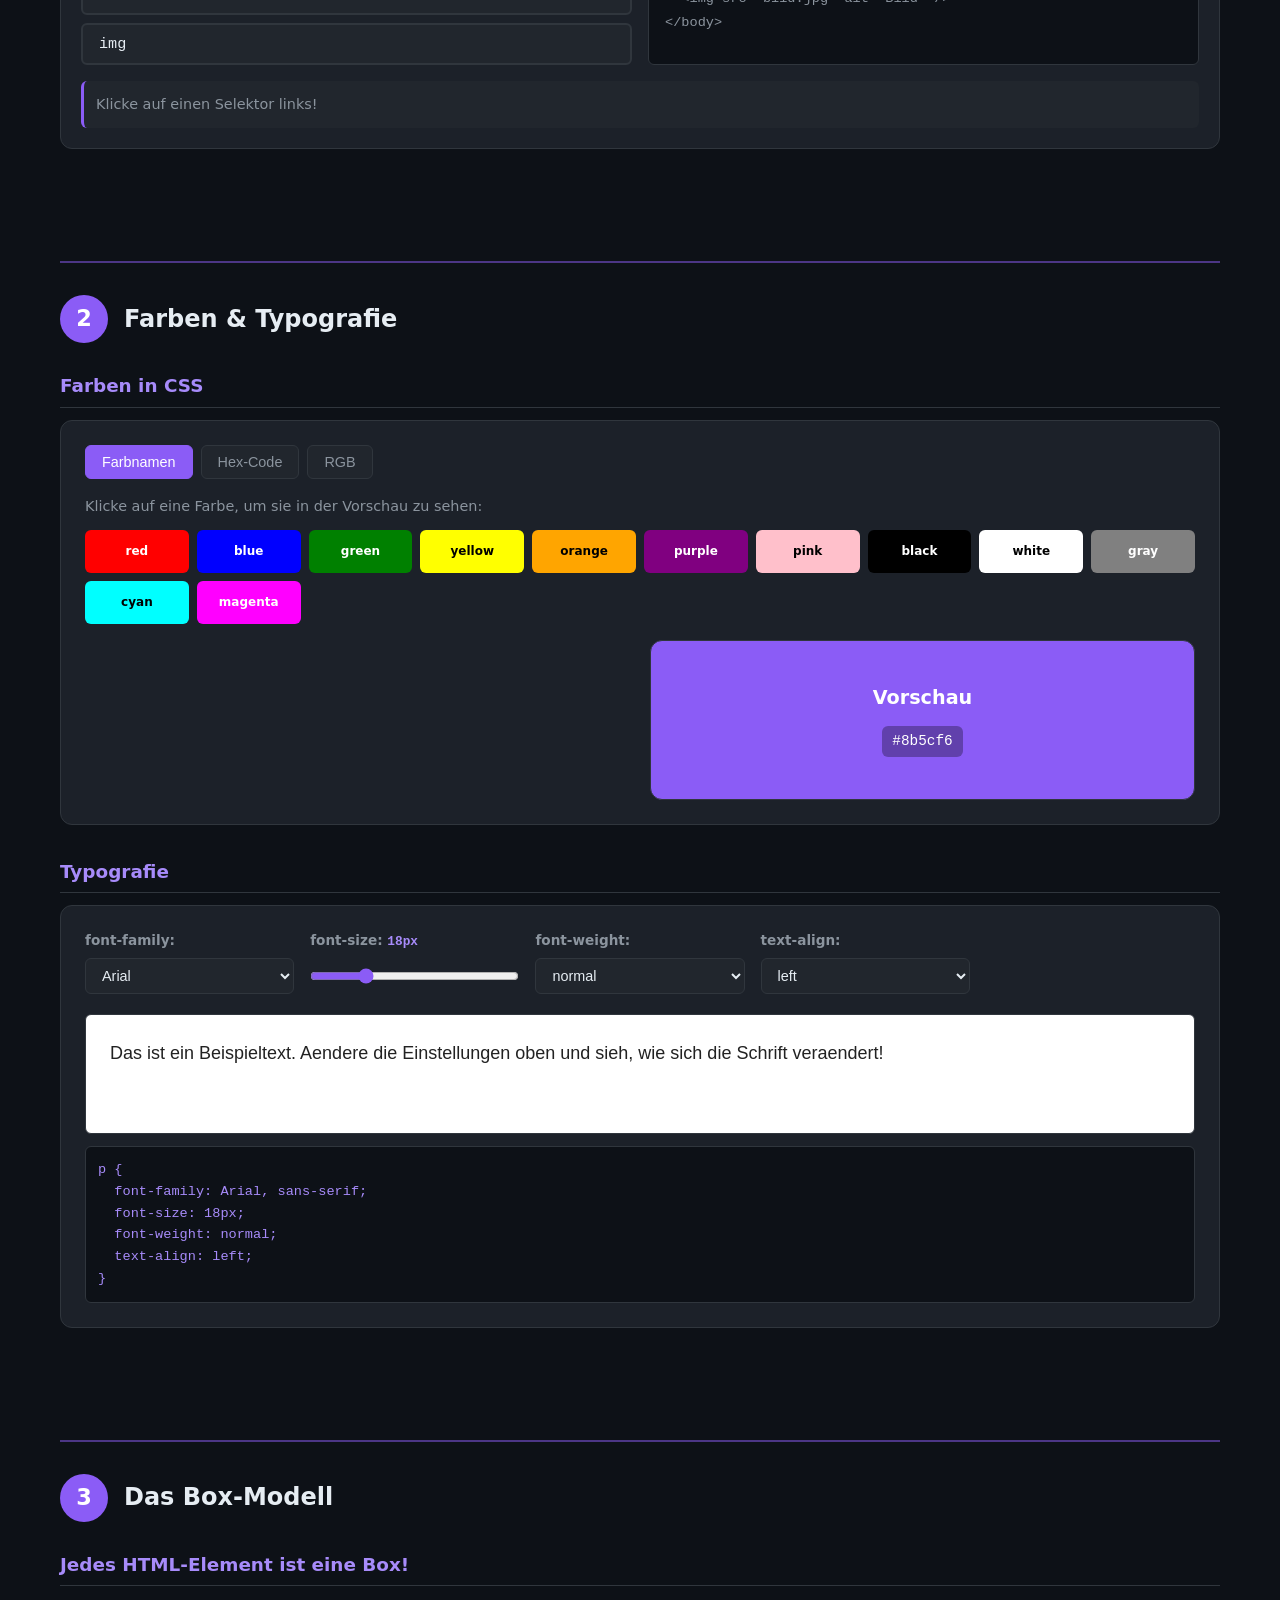
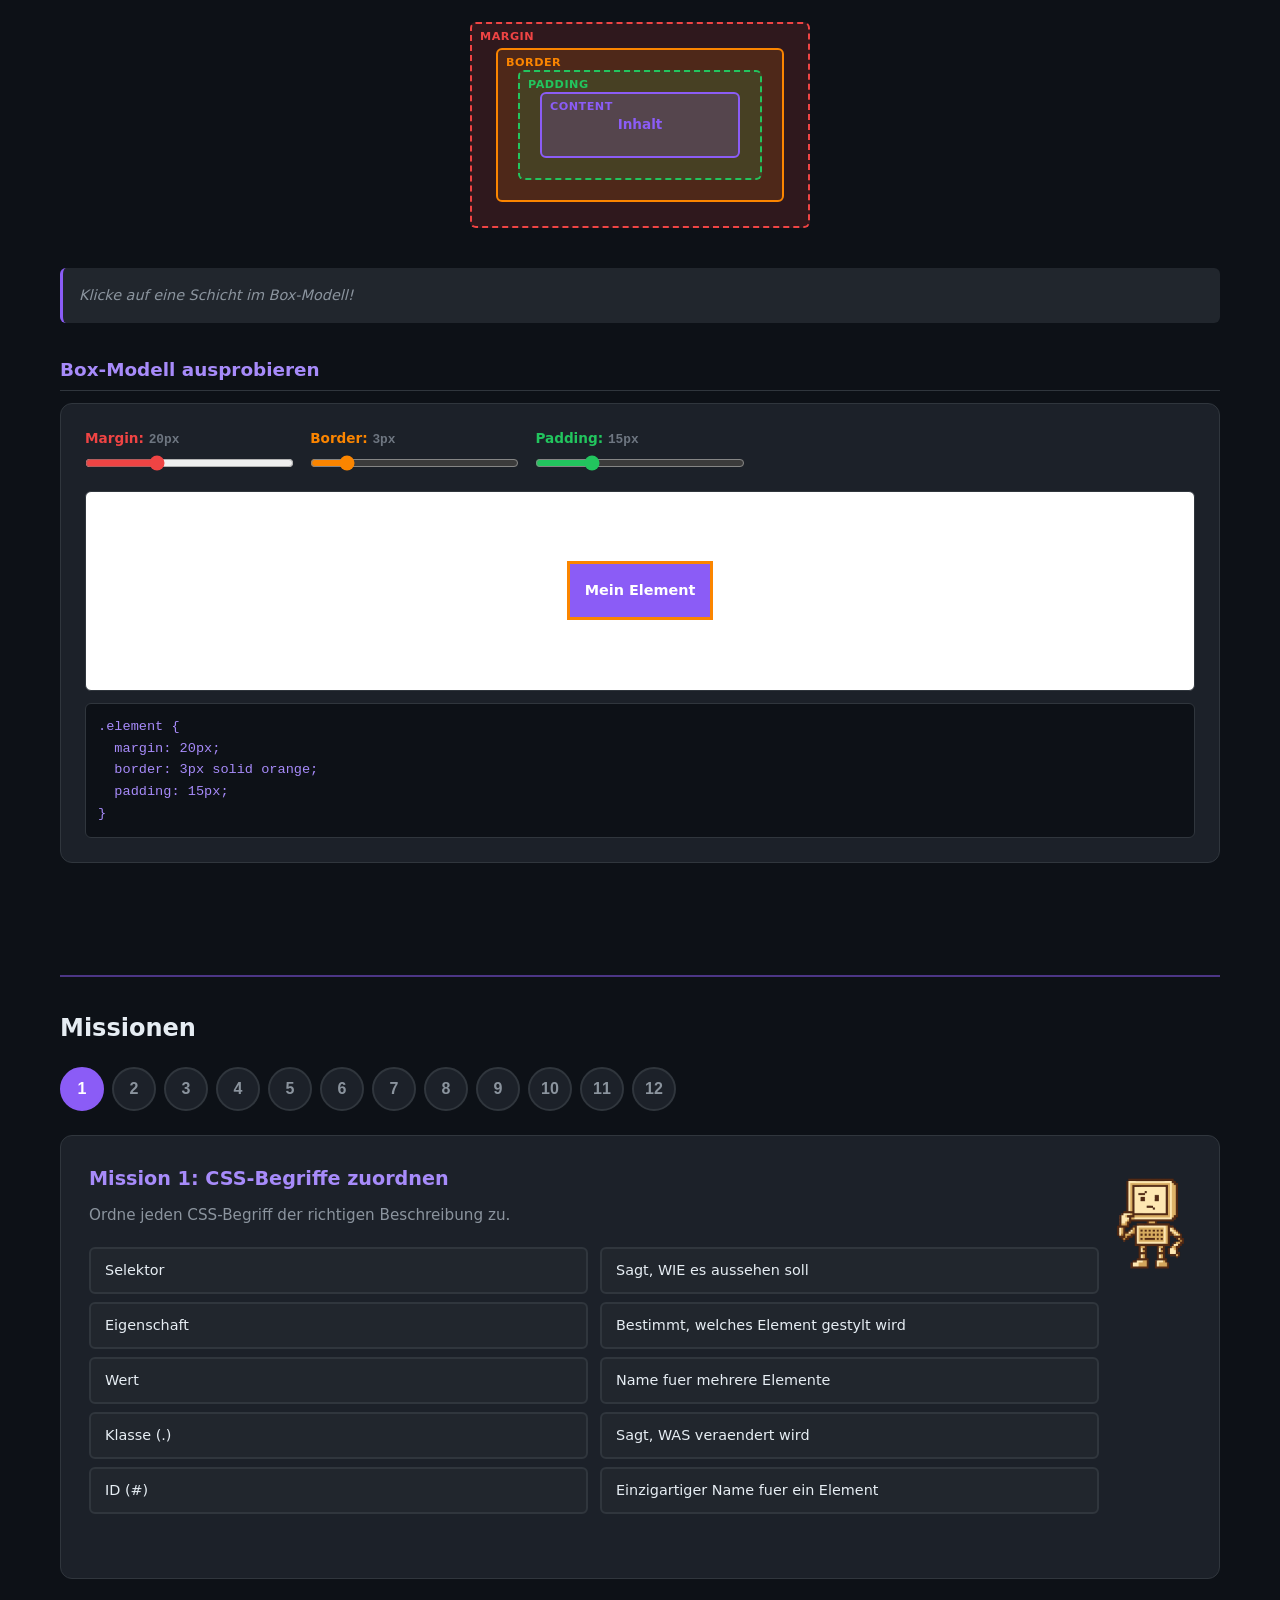
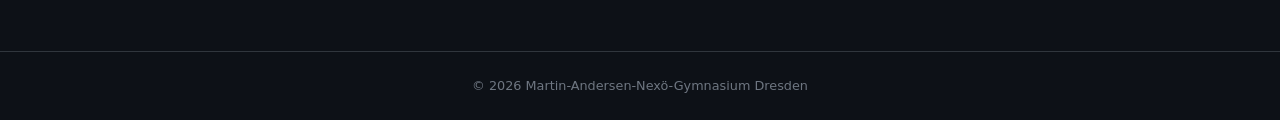
<file: Sprachen/css-vertiefung/index.html>
<!DOCTYPE html>
<html lang="de">
<head>
    <meta charset="UTF-8">
    <meta name="viewport" content="width=device-width, initial-scale=1.0">
    <title>CSS - Mach deine Webseite schoen!</title>
    <link rel="stylesheet" href="styles.css">
</head>
<body>
    <div class="container">
        <header>
            <h1>CSS - Mach deine Webseite schoen!</h1>
            <p>Hier wiederholen und vertiefen wir dein Wissen zu CSS.</p>
            <nav class="header-nav">
                <button class="glossary-btn" id="open-glossary">Glossar: Wichtige CSS-Befehle</button>
            </nav>
        </header>

        <div class="main-content">
            <!-- Lerninsel 1: CSS-Grundlagen -->
            <section class="lerninsel" id="lerninsel-1" aria-label="CSS-Grundlagen">
                <div class="lerninsel-header">
                    <span class="lerninsel-number">1</span>
                    <h2>CSS-Grundlagen</h2>
                </div>

                <div class="subsection">
                    <h3>Wichtige Begriffe</h3>
                    <div id="flip-cards-container" class="flip-cards-grid" role="list" aria-label="CSS-Begriffe Flip-Cards"></div>
                </div>

                <div class="subsection">
                    <h3>CSS einbinden</h3>
                    <div class="workshop-area" id="workshop-einbinden">
                        <div class="workshop-steps" id="workshop-steps-einbinden"></div>
                        <div class="workshop-content" id="workshop-content-einbinden"></div>
                    </div>
                </div>

                <div class="subsection">
                    <h3>Selektoren</h3>
                    <p>Klicke auf einen Selektor und sieh, welche HTML-Elemente er auswaehlt!</p>
                    <div class="selector-playground" id="selector-playground"></div>
                </div>
            </section>

            <!-- Lerninsel 2: Farben & Typografie -->
            <section class="lerninsel" id="lerninsel-2" aria-label="Farben und Typografie">
                <div class="lerninsel-header">
                    <span class="lerninsel-number">2</span>
                    <h2>Farben &amp; Typografie</h2>
                </div>

                <div class="subsection">
                    <h3>Farben in CSS</h3>
                    <div class="color-explorer" id="color-explorer"></div>
                </div>

                <div class="subsection">
                    <h3>Typografie</h3>
                    <div class="typo-workshop" id="typo-workshop"></div>
                </div>
            </section>

            <!-- Lerninsel 3: Box-Modell -->
            <section class="lerninsel" id="lerninsel-3" aria-label="Box-Modell">
                <div class="lerninsel-header">
                    <span class="lerninsel-number">3</span>
                    <h2>Das Box-Modell</h2>
                </div>

                <div class="subsection">
                    <h3>Jedes HTML-Element ist eine Box!</h3>
                    <div class="box-model-interactive" id="box-model-visual"></div>
                    <div id="box-model-detail" class="box-model-detail" aria-live="polite"></div>
                </div>

                <div class="subsection">
                    <h3>Box-Modell ausprobieren</h3>
                    <div class="box-workshop" id="box-workshop"></div>
                </div>
            </section>

            <!-- Phase 3: Missionen -->
            <section class="missions" aria-label="Missionen">
                <h2>Missionen</h2>
                <div class="mission-nav" id="mission-nav" role="tablist" aria-label="Missionsauswahl"></div>
                <div class="mission-area" id="mission-area" aria-live="polite"></div>
            </section>
        </div>
    </div>

    <!-- Glossar Modal -->
    <div class="modal-overlay" id="glossary-modal" role="dialog" aria-modal="true" aria-label="Glossar">
        <div class="modal-content">
            <button class="modal-close" id="close-glossary" aria-label="Glossar schliessen">&times;</button>
            <h2>Glossar: Wichtige CSS-Befehle</h2>
            <div id="glossary-list"></div>
        </div>
    </div>

    <!-- Mission Success Modal -->
    <div class="modal-overlay" id="mission-success-modal" role="dialog" aria-modal="true" aria-label="Mission geschafft">
        <div class="modal-content mission-success">
            <img id="mission-success-byte" src="Byte_mascot/Byte_Happy.png" alt="Byte feiert" class="success-mascot">
            <h2 id="mission-success-title">Geschafft!</h2>
            <p id="mission-success-text"></p>
            <button id="mission-success-close" class="btn-primary">Weiter</button>
        </div>
    </div>

    <!-- HTML-Referenz Popup -->
    <div class="html-ref-popup" id="html-ref-popup" role="tooltip" aria-hidden="true">
        <div class="html-ref-popup-content">
            <strong>Aus dem HTML-Kurs:</strong>
            <p id="html-ref-popup-text"></p>
        </div>
    </div>

    <footer>
        <p>&copy; 2026 Martin-Andersen-Nexö-Gymnasium Dresden</p>
    </footer>

    <script src="script.js"></script>
</body>
</html>
</file>
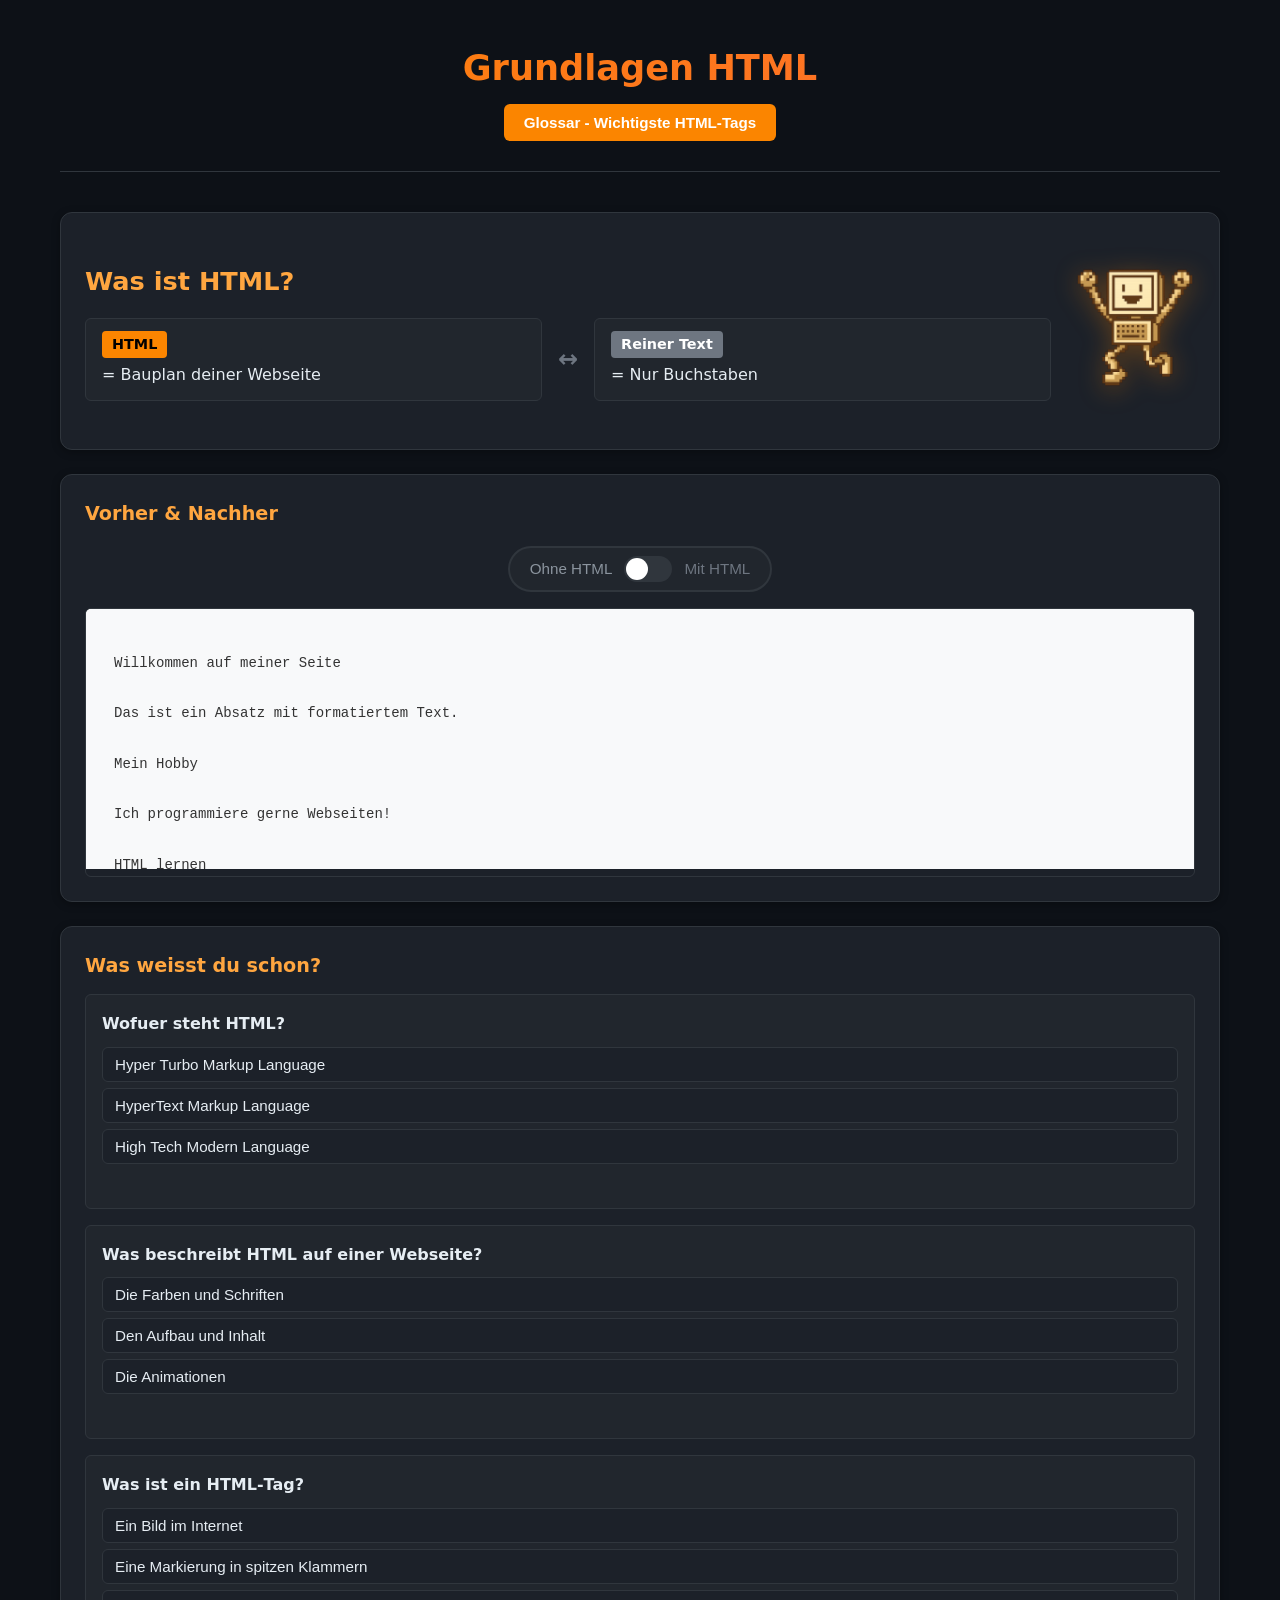
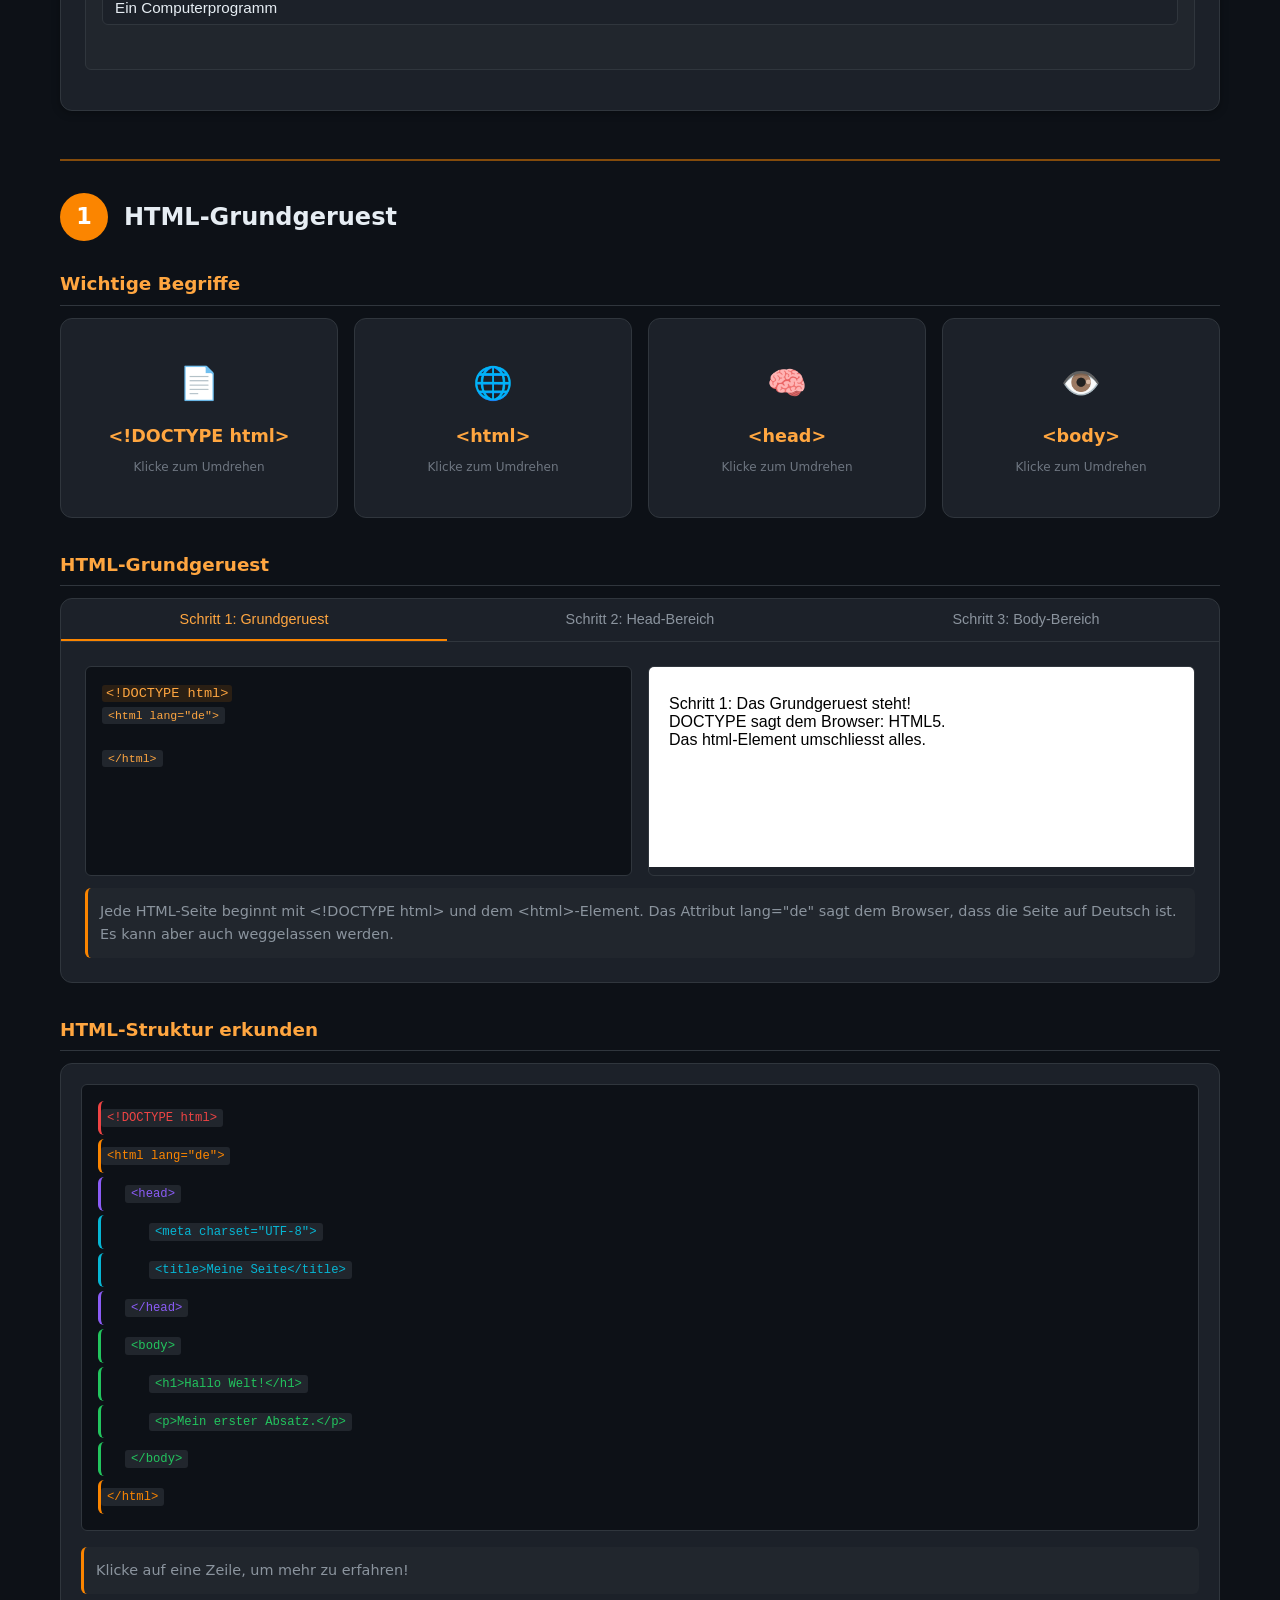
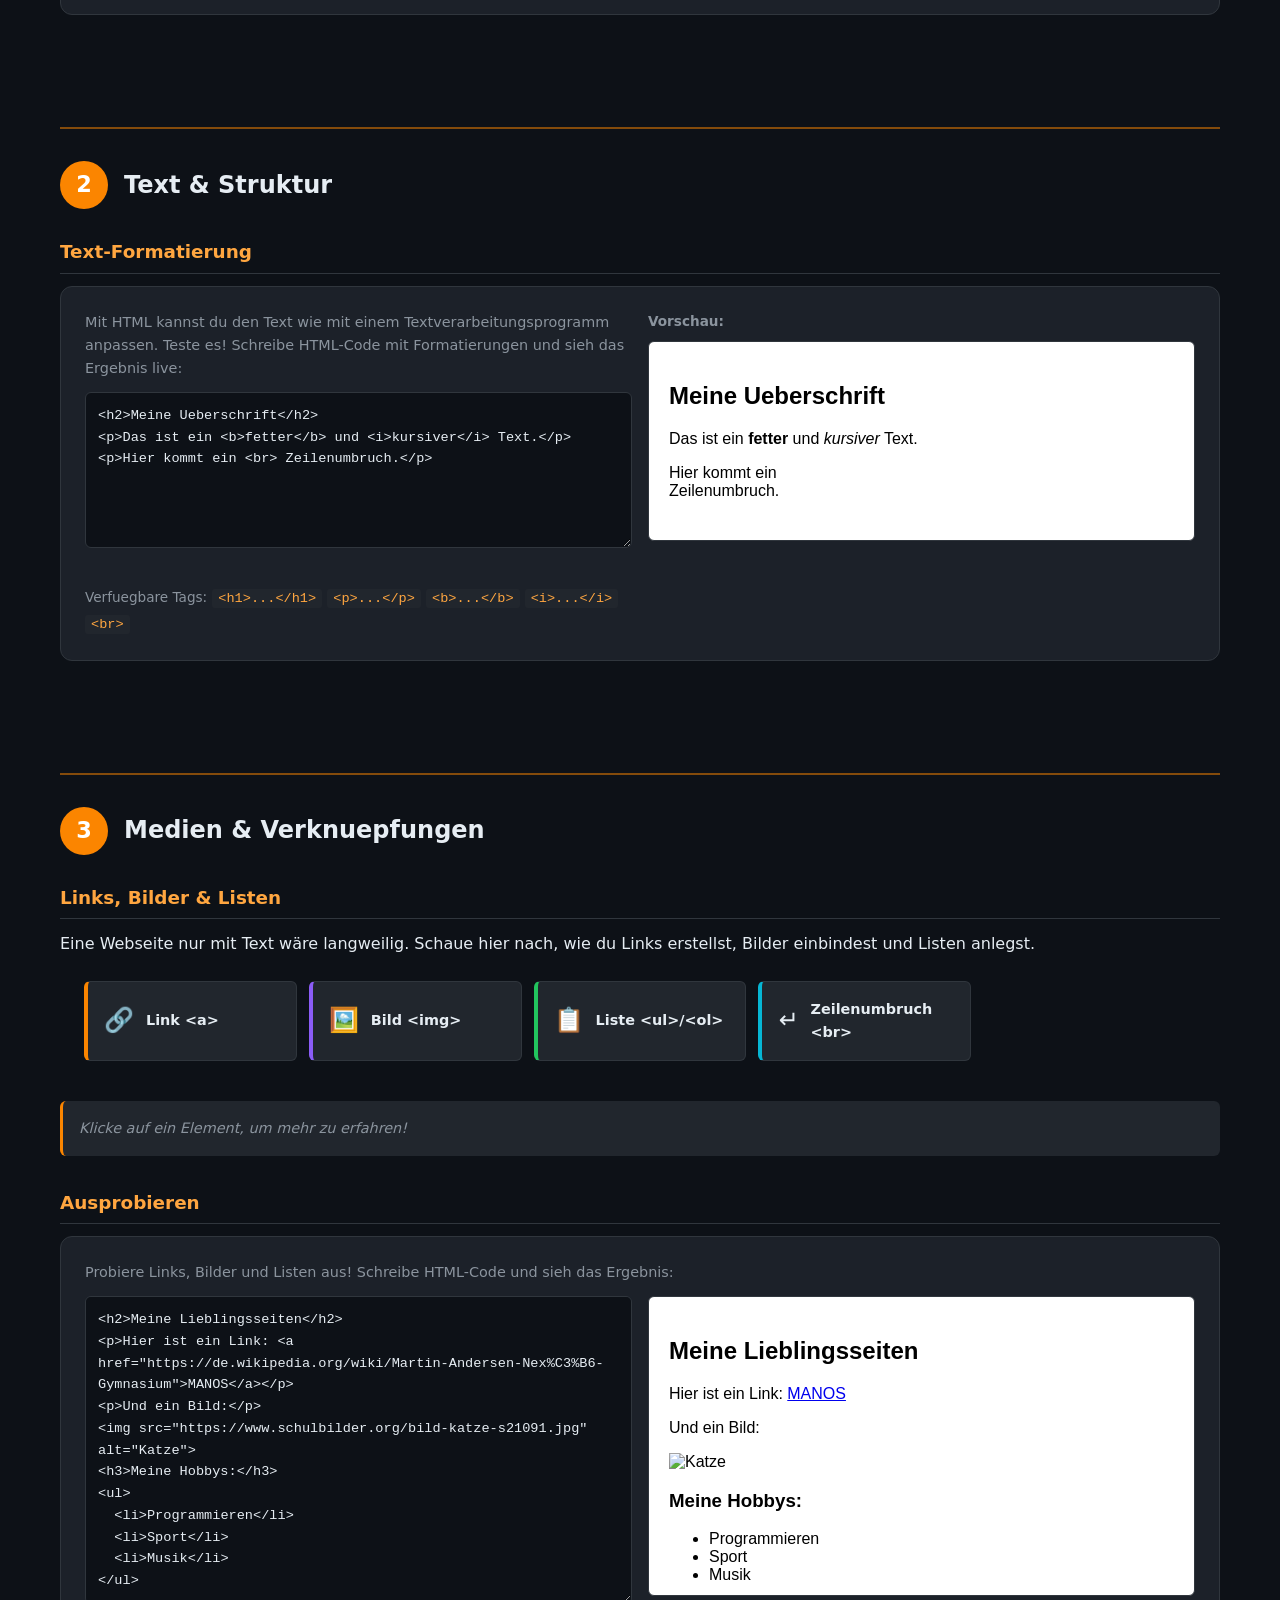
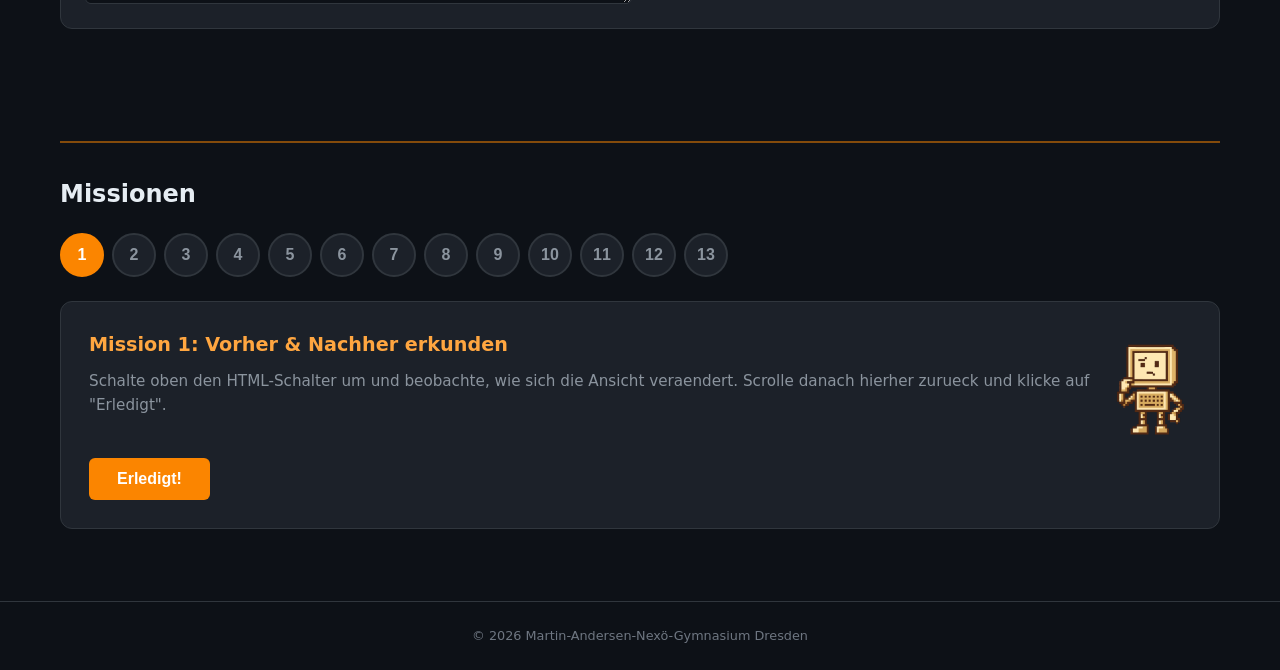
<file: Sprachen/html/index.html>
<!DOCTYPE html>
<html lang="de">
<head>
    <title>Grundlagen HTML</title>
    <meta charset="UTF-8">
    <meta name="viewport" content="width=device-width, initial-scale=1.0">
    <link rel="stylesheet" href="styles.css">
</head>
<body>
    <div class="container">
        <header>
            <h1>Grundlagen HTML</h1>
            <nav class="header-nav">
                <button class="glossary-btn" id="open-glossary">Glossar - Wichtigste HTML-Tags</button>
            </nav>
        </header>

        <div class="main-content">
            <section class="bridge-section" aria-label="Einfuehrung in HTML">
                <div class="card bridge-hero-card">
                    <div class="bridge-hero">
                        <div class="bridge-hero-text">
                            <h2>Was ist HTML?</h2>
                            <div class="bridge-analogy">
                                <div class="analogy-item">
                                    <span class="analogy-badge analogy-html">HTML</span>
                                    <span>= Bauplan deiner Webseite</span>
                                </div>
                                <div class="analogy-arrow">↔</div>
                                <div class="analogy-item">
                                    <span class="analogy-badge analogy-text">Reiner Text</span>
                                    <span>= Nur Buchstaben</span>
                                </div>
                            </div>
                        </div>
                        <div class="bridge-hero-mascot">
                            <img src="Byte_mascot/Byte_Happy.png" alt="Maskottchen Byte" class="mascot-img">
                        </div>
                    </div>
                </div>

                <div class="card bridge-compare-card">
                    <h3>Vorher &amp; Nachher</h3>
                    <div class="bridge-toggle-wrap">
                        <button id="bridge-toggle" class="bridge-toggle-btn" aria-pressed="false">
                            <span class="toggle-label-off">Ohne HTML</span>
                            <span class="toggle-switch"></span>
                            <span class="toggle-label-on">Mit HTML</span>
                        </button>
                    </div>
                    <div class="bridge-preview-frame">
                        <iframe id="bridge-preview" class="bridge-iframe" sandbox="allow-same-origin" title="Vorher-Nachher Vorschau"></iframe>
                    </div>
                </div>

                <div class="card bridge-quiz-card">
                    <h3>Was weisst du schon?</h3>
                    <div id="bridge-quiz-area"></div>
                </div>
            </section>

            <section class="lerninsel" id="lerninsel-1" aria-label="HTML-Grundgeruest">
                <div class="lerninsel-header">
                    <span class="lerninsel-number">1</span>
                    <h2>HTML-Grundgeruest</h2>
                </div>

                <div class="subsection">
                    <h3>Wichtige Begriffe</h3>
                    <div id="flip-cards-container" class="flip-cards-grid" role="list" aria-label="HTML-Begriffe Flip-Cards"></div>
                </div>

                <div class="subsection">
                    <h3>HTML-Grundgeruest</h3>
                    <div class="workshop-area" id="workshop-einbinden">
                        <div class="workshop-steps" id="workshop-steps-einbinden"></div>
                        <div class="workshop-content" id="workshop-content-einbinden"></div>
                    </div>
                </div>

                <div class="subsection">
                    <h3>HTML-Struktur erkunden</h3>
                    <div class="selector-playground" id="selector-playground"></div>
                </div>
            </section>

            <section class="lerninsel" id="lerninsel-2" aria-label="Text und Struktur">
                <div class="lerninsel-header">
                    <span class="lerninsel-number">2</span>
                    <h2>Text &amp; Struktur</h2>
                </div>

                <div class="subsection">
                    <h3>Text-Formatierung</h3>
                    <div class="typo-workshop" id="typo-workshop"></div>
                </div>
            </section>

            <section class="lerninsel" id="lerninsel-3" aria-label="Medien und Verknuepfungen">
                <div class="lerninsel-header">
                    <span class="lerninsel-number">3</span>
                    <h2>Medien &amp; Verknuepfungen</h2>
                </div>

                <div class="subsection">
                    <h3>Links, Bilder &amp; Listen</h3>
                    <p>Eine Webseite nur mit Text wäre langweilig. Schaue hier nach, wie du Links erstellst, Bilder einbindest und Listen anlegst.</p>
                    <div class="box-model-interactive" id="box-model-visual"></div>
                    <div id="box-model-detail" class="box-model-detail" aria-live="polite"></div>
                </div>

                <div class="subsection">
                    <h3>Ausprobieren</h3>
                    <div class="box-workshop" id="box-workshop"></div>
                </div>
            </section>

            <section class="missions" aria-label="Missionen">
                <h2>Missionen</h2>
                <div class="mission-nav" id="mission-nav" role="tablist" aria-label="Missionsauswahl"></div>
                <div class="mission-area" id="mission-area" aria-live="polite"></div>
            </section>
        </div>
    </div>

    <div class="modal-overlay" id="glossary-modal" role="dialog" aria-modal="true" aria-label="Glossar">
        <div class="modal-content">
            <button class="modal-close" id="close-glossary" aria-label="Glossar schliessen">&times;</button>
            <h2>HTML-Glossar</h2>
            <div id="glossary-list"></div>
        </div>
    </div>

    <div class="modal-overlay" id="mission-success-modal" role="dialog" aria-modal="true" aria-label="Mission geschafft">
        <div class="modal-content mission-success">
            <img id="mission-success-byte" src="Byte_mascot/Byte_Happy.png" alt="Byte feiert" class="success-mascot">
            <p id="mission-success-text"></p>
            <button id="mission-success-close" class="btn-primary">Weiter</button>
        </div>
    </div>

    <footer>
        <p>&copy; 2026 Martin-Andersen-Nexö-Gymnasium Dresden</p>
    </footer>

    <script src="script.js"></script>
</body>
</html>
</file>
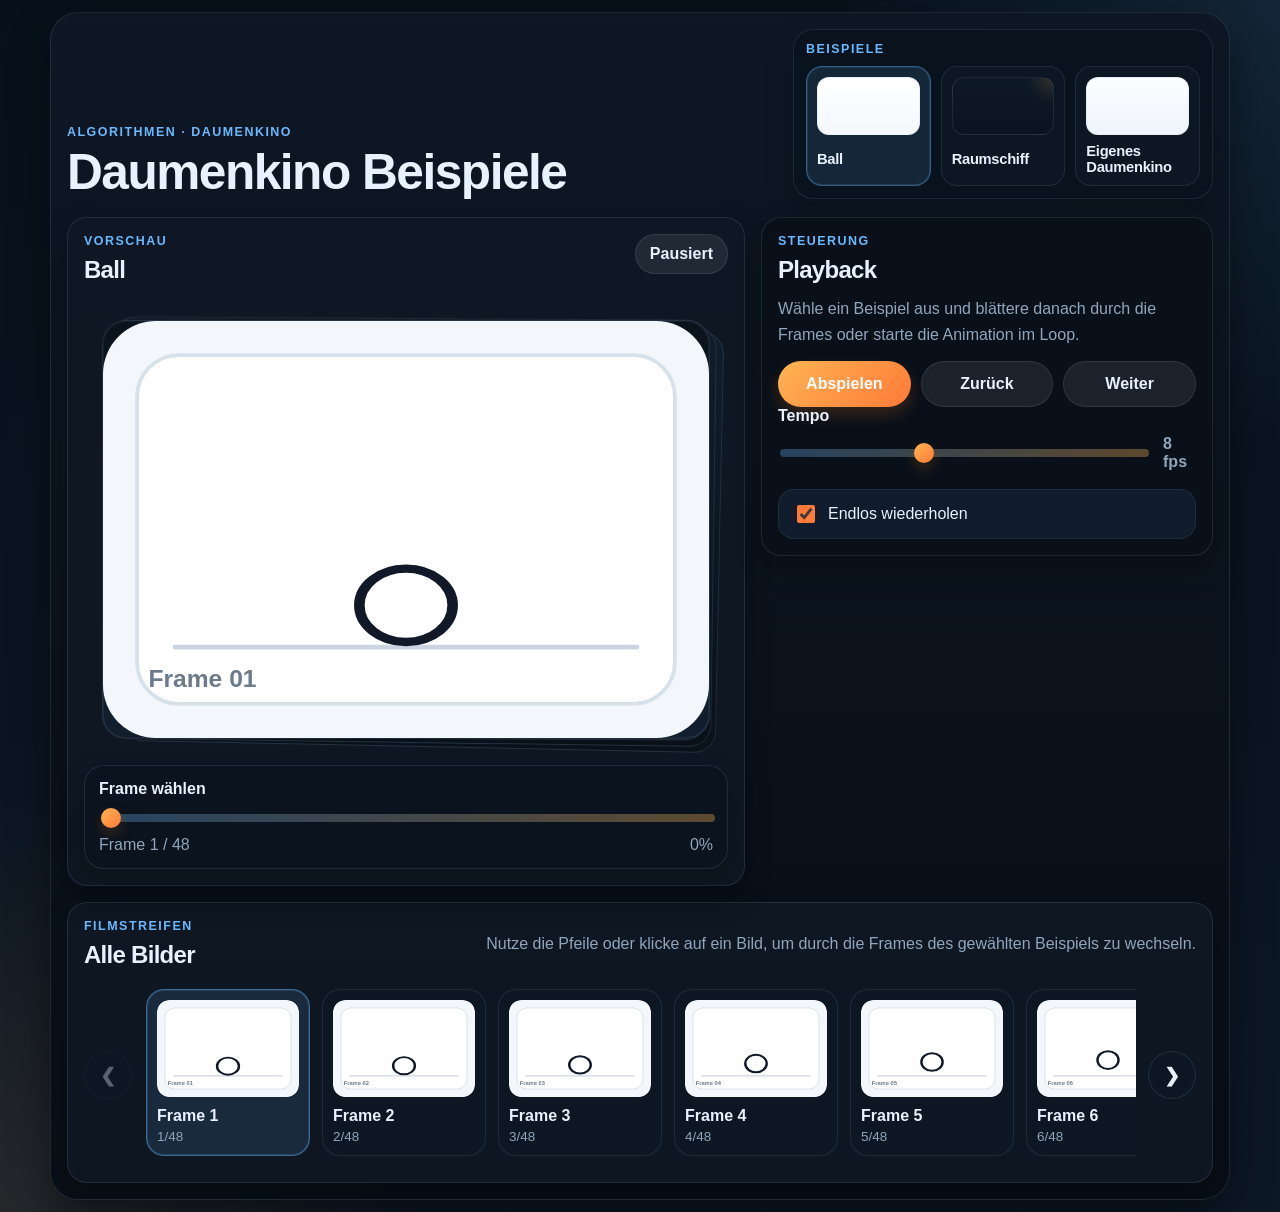
<file: Algorithmen/alt/Daumenkino/index.html>
<!DOCTYPE html>
<html lang="de">
<head>
  <meta charset="UTF-8">
  <meta name="viewport" content="width=device-width, initial-scale=1.0">
  <title>Daumenkino Beispiele</title>
  <link rel="stylesheet" href="styles.css">
</head>
<body>
  <main class="shell">
    <header class="hero">
      <div class="hero-copy">
        <p class="eyebrow">Algorithmen · Daumenkino</p>
        <h1>Daumenkino Beispiele</h1>
      </div>

      <div class="hero-selector">
        <p class="section-label">Beispiele</p>
        <div class="example-grid example-grid-compact" id="exampleGrid" aria-label="Daumenkino Beispiele">
        <button class="example-card active" type="button" data-example="ball">
          <div class="example-preview example-preview-ball" aria-hidden="true">
            <span class="preview-ground"></span>
            <span class="preview-ball"></span>
          </div>
          <strong>Ball</strong>
          <span>Ein einfacher Ball auf weißer Fläche, der im Endlosloop sauber hoch und runter springt.</span>
        </button>

        <button class="example-card" type="button" data-example="spaceship">
          <div class="example-preview example-preview-spaceship" aria-hidden="true">
            <span class="preview-sun"></span>
            <span class="preview-flight-path"></span>
            <span class="preview-spaceship"></span>
          </div>
          <strong>Raumschiff</strong>
          <span>Vertikaler Flug vor dunklem Himmel mit Off-Screen-Phase und nahtlosem Wiedereintritt.</span>
        </button>

        <button class="example-card" type="button" data-example="custom">
          <div class="example-preview example-preview-custom" aria-hidden="true">
            <span class="preview-custom-sheet"></span>
            <span class="preview-custom-onion"></span>
            <span class="preview-custom-stroke"></span>
          </div>
          <strong>Eigenes Daumenkino</strong>
          <span>Zeichne deine eigenen Frames mit drei Farben, Radierer und transparenter Vorlage des letzten gespeicherten Bildes.</span>
        </button>
        </div>
      </div>
    </header>

    <section class="workspace">
      <article class="stage-card">
        <div class="section-heading">
          <div>
            <p class="section-label">Vorschau</p>
            <h2 id="playerTitle">Ball</h2>
          </div>
          <div class="status-pill" id="statusPill">Pausiert</div>
        </div>

        <div class="flipbook">
          <div class="page-stack" aria-hidden="true">
            <span></span>
            <span></span>
            <span></span>
          </div>

          <div class="frame-shell">
            <img id="frameImage" src="assets/frames/frame-01.svg" alt="Frame 1 des Daumenkinos">
          </div>
        </div>

        <div class="scrubber-card">
          <label class="control-label" for="frameSlider">Frame wählen</label>
          <input class="range-slider" id="frameSlider" type="range" min="1" max="60" value="1">
          <div class="scrubber-meta">
            <span id="frameLabel">Frame 1 / 60</span>
            <span id="progressLabel">0%</span>
          </div>
        </div>
      </article>

      <aside class="control-card">
        <div class="section-heading compact">
          <div>
            <p class="section-label">Steuerung</p>
            <h2>Playback</h2>
          </div>
        </div>

        <p class="panel-copy">Wähle ein Beispiel aus und blättere danach durch die Frames oder starte die Animation im Loop.</p>

        <div class="control-grid">
          <button class="action-button accent" id="playButton" type="button">Abspielen</button>
          <button class="action-button secondary" id="prevButton" type="button">Zurück</button>
          <button class="action-button secondary" id="nextButton" type="button">Weiter</button>
        </div>

        <label class="control-label" for="speedSlider">Tempo</label>
        <div class="speed-row">
          <input class="range-slider" id="speedSlider" type="range" min="3" max="16" value="8">
          <strong id="speedValue">8 fps</strong>
        </div>

        <label class="toggle-row" for="loopToggle">
          <input id="loopToggle" type="checkbox" checked>
          <span>Endlos wiederholen</span>
        </label>

        <div class="custom-editor-card" id="customEditorCard" hidden>
          <div class="section-heading compact">
            <div>
              <p class="section-label">Editor</p>
              <h2>Eigenes Daumenkino</h2>
            </div>
            <div class="custom-meta" id="customFrameCount">0 Frames</div>
          </div>

          <p class="panel-copy">Zeichne einen Frame, speichere ihn ab und starte direkt den nächsten. Der letzte gespeicherte Frame erscheint mit 25% Transparenz im Hintergrund.</p>

          <div class="editor-surface">
            <div class="editor-stack">
              <canvas id="onionCanvas" width="320" height="220" aria-hidden="true"></canvas>
              <canvas id="drawCanvas" width="320" height="220" aria-label="Zeichenfläche für eigenes Daumenkino"></canvas>
            </div>
          </div>

          <div class="tool-palette" id="customToolPalette" aria-label="Werkzeuge">
            <button class="tool-button active" type="button" data-tool="ink">
              <span class="tool-swatch swatch-dark"></span>
              Schwarz
            </button>
            <button class="tool-button" type="button" data-tool="blue">
              <span class="tool-swatch swatch-blue"></span>
              Blau
            </button>
            <button class="tool-button" type="button" data-tool="orange">
              <span class="tool-swatch swatch-orange"></span>
              Orange
            </button>
            <button class="tool-button" type="button" data-tool="erase">
              <span class="tool-swatch swatch-erase"></span>
              Radierer
            </button>
          </div>

          <div class="custom-action-row">
            <button class="action-button accent" id="saveCustomFrameButton" type="button">Frame speichern</button>
            <button class="action-button secondary" id="downloadCustomGifButton" type="button">Als GIF herunterladen</button>
            <button class="action-button secondary" id="clearCustomFrameButton" type="button">Zeichnung löschen</button>
            <button class="action-button secondary" id="resetCustomFramesButton" type="button">Alles verwerfen</button>
          </div>

          <p class="mini-note" id="customEditorHint">Noch kein Frame gespeichert. Zeichne deinen ersten Frame und speichere ihn ab.</p>
        </div>
      </aside>
    </section>

    <section class="strip-card">
      <div class="section-heading compact">
        <div>
          <p class="section-label">Filmstreifen</p>
          <h2>Alle Bilder</h2>
        </div>
        <p class="strip-copy">Nutze die Pfeile oder klicke auf ein Bild, um durch die Frames des gewählten Beispiels zu wechseln.</p>
      </div>

      <div class="gallery-strip">
        <button class="gallery-arrow" id="galleryPrevButton" type="button" aria-label="Vorheriges Bild">&#10094;</button>
        <div class="thumbnail-viewport">
          <div class="thumbnail-strip" id="thumbnailStrip" aria-label="Daumenkino Frames"></div>
        </div>
        <button class="gallery-arrow" id="galleryNextButton" type="button" aria-label="Nächstes Bild">&#10095;</button>
      </div>
    </section>
  </main>

  <script src="script.js" defer></script>
</body>
</html>
</file>
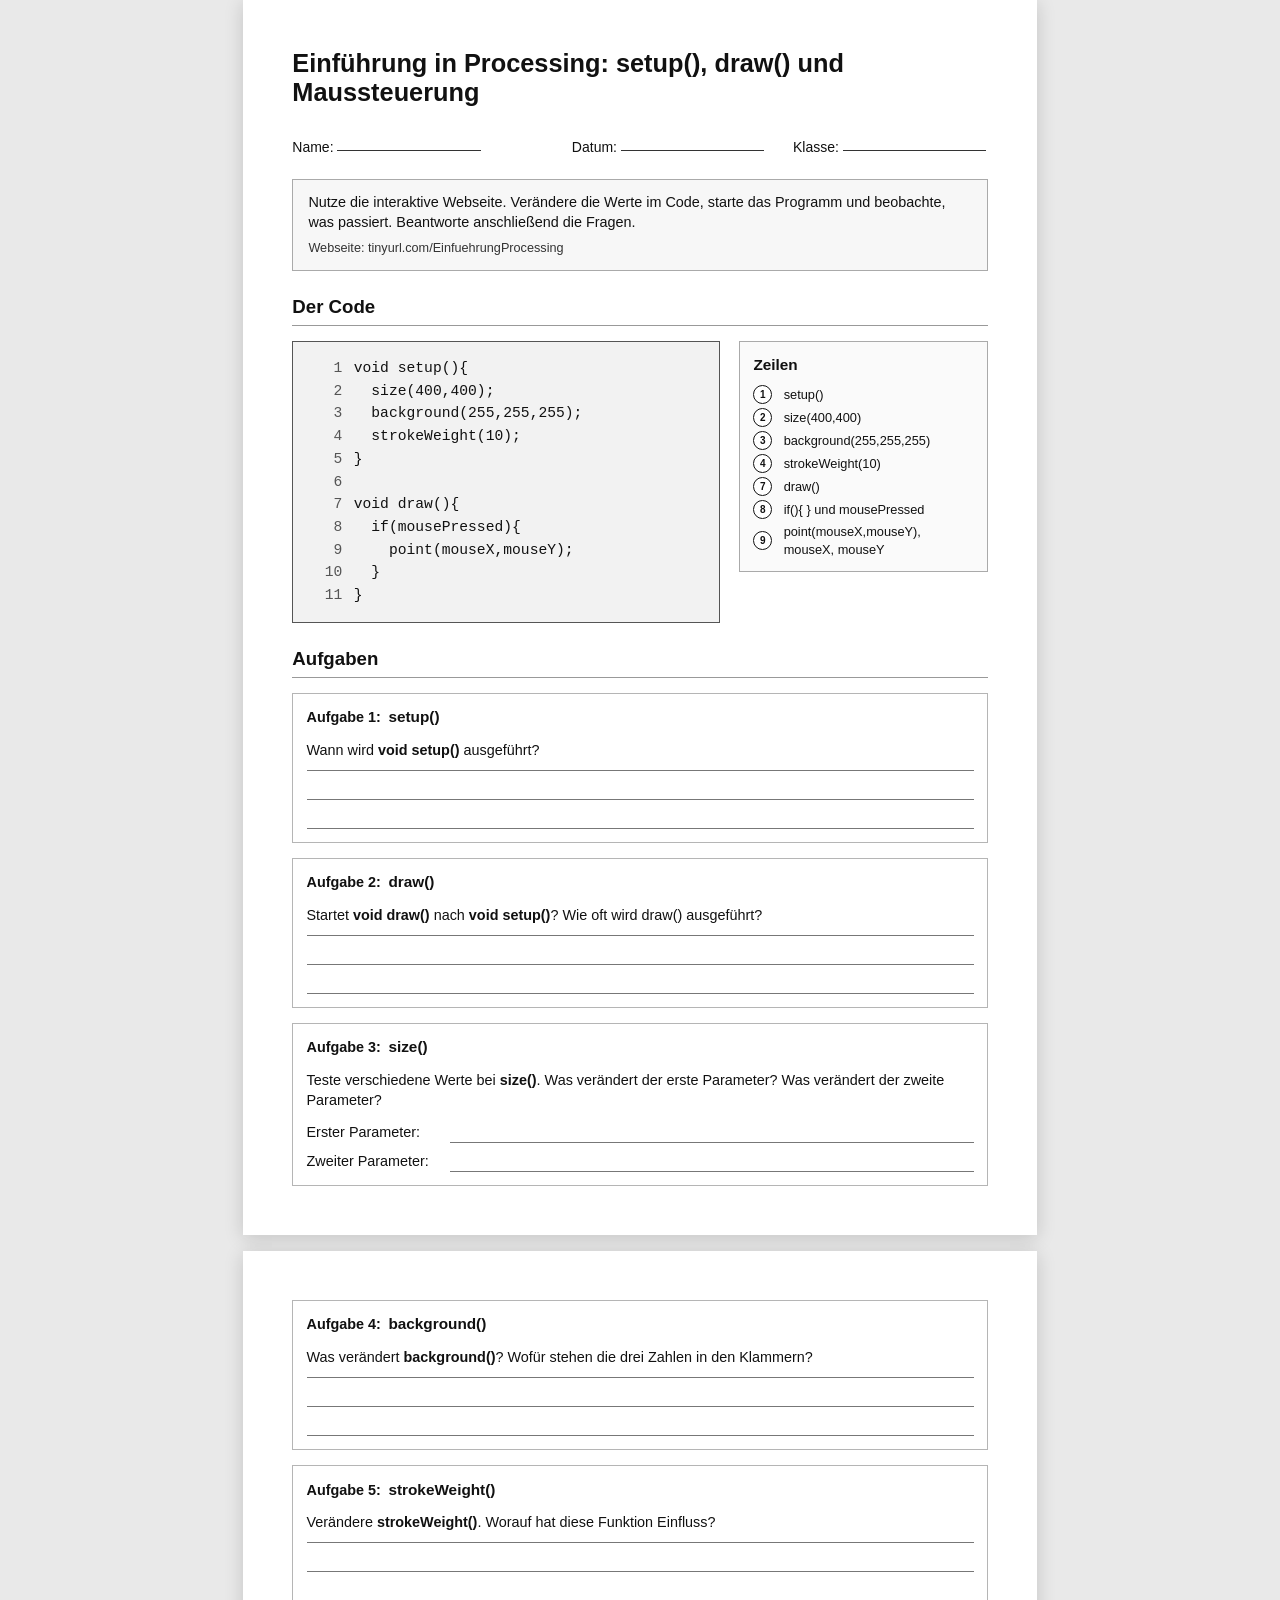
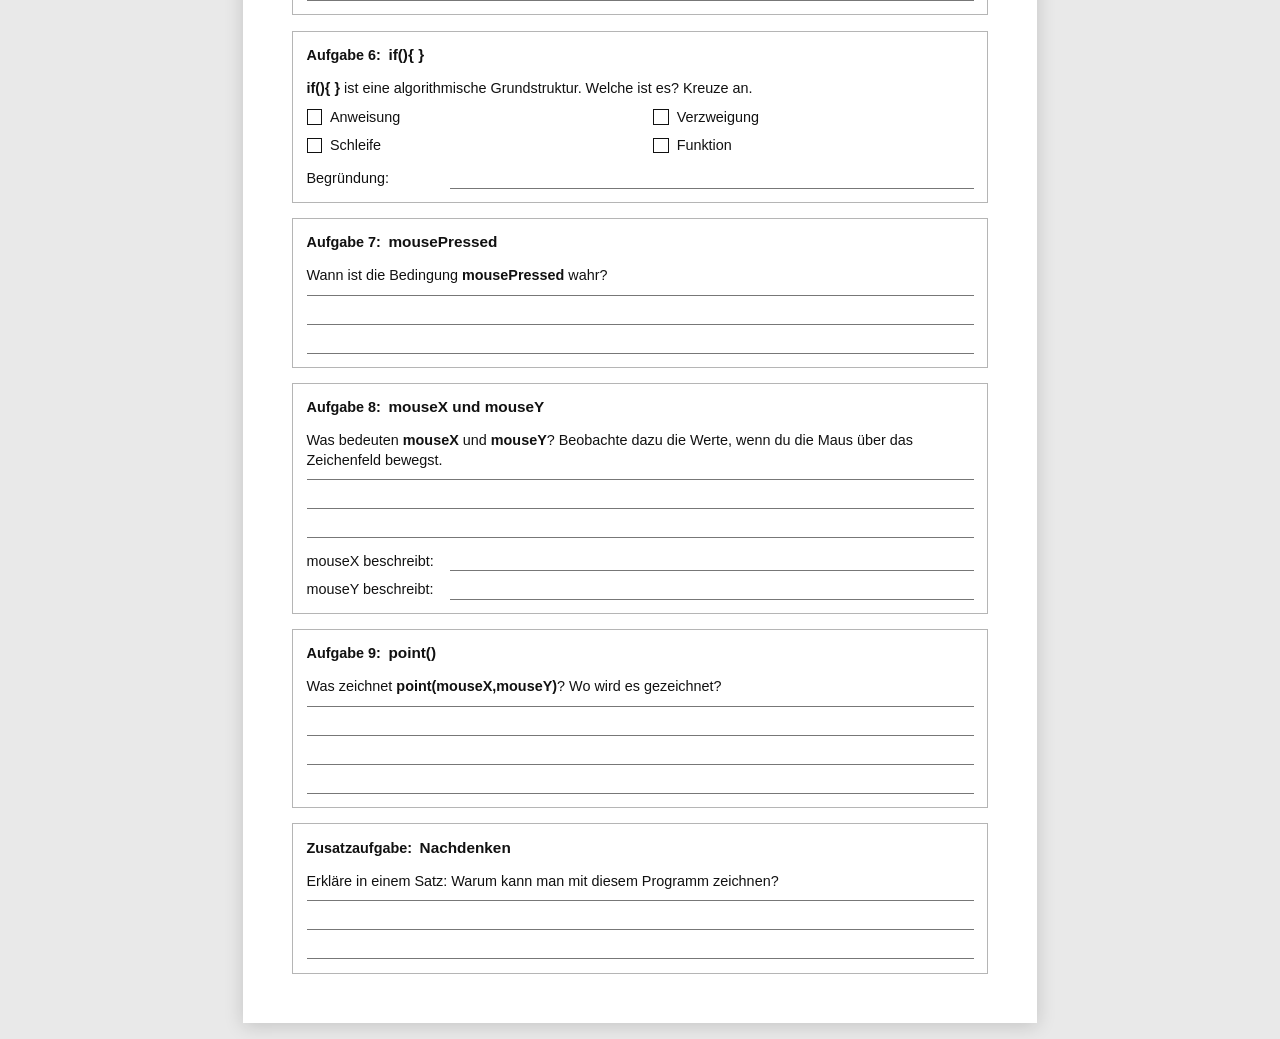
<file: Algorithmen/EinführungProcessing/arbeitsblatt.html>
<!DOCTYPE html>
<html lang="de">
<head>
  <meta charset="UTF-8">
  <meta name="viewport" content="width=device-width, initial-scale=1.0">
  <title>Arbeitsblatt: Einführung in Processing</title>
  <style>
    @page {
      size: A4 portrait;
      margin: 12mm;
    }

    * {
      box-sizing: border-box;
    }

    body {
      margin: 0;
      color: #111;
      background: #e9e9e9;
      font-family: Arial, Helvetica, sans-serif;
      font-size: 10.8pt;
      line-height: 1.35;
    }

    .page {
      width: 210mm;
      min-height: 297mm;
      margin: 0 auto 16px;
      padding: 13mm;
      background: #fff;
      box-shadow: 0 3px 18px rgba(0, 0, 0, 0.16);
      page-break-after: always;
    }

    .page:last-child {
      page-break-after: auto;
    }

    h1,
    h2,
    h3,
    p {
      margin: 0;
    }

    h1 {
      margin-bottom: 8mm;
      font-size: 19pt;
      line-height: 1.15;
    }

    h2 {
      margin-bottom: 4mm;
      padding-bottom: 1.5mm;
      border-bottom: 1px solid #999;
      font-size: 14pt;
    }

    h3 {
      margin-bottom: 2mm;
      font-size: 11.5pt;
    }

    .meta {
      display: grid;
      grid-template-columns: 1.3fr 1fr 1fr;
      gap: 7mm;
      margin-bottom: 6mm;
      font-size: 10.5pt;
    }

    .line-field {
      display: inline-block;
      min-width: 38mm;
      border-bottom: 1px solid #333;
      transform: translateY(-1px);
    }

    .instruction {
      margin-bottom: 6mm;
      padding: 3.5mm 4mm;
      border: 1px solid #aaa;
      background: #f7f7f7;
    }

    .web-link {
      margin-top: 2mm;
      color: #333;
      font-size: 9.5pt;
      overflow-wrap: anywhere;
    }

    .code-section {
      display: grid;
      grid-template-columns: minmax(0, 1.55fr) minmax(48mm, 0.9fr);
      gap: 5mm;
      align-items: start;
      margin-bottom: 6mm;
    }

    .code-box {
      padding: 4mm 4mm 4mm 5mm;
      border: 1.5px solid #555;
      background: #f2f2f2;
    }

    .code-list {
      display: grid;
      gap: 0;
      margin: 0;
      font-family: Consolas, "Courier New", monospace;
      font-size: 11pt;
      line-height: 1.55;
    }

    .code-row {
      display: grid;
      grid-template-columns: 8mm 1fr;
      gap: 3mm;
      min-height: 5.7mm;
    }

    .code-number {
      color: #555;
      text-align: right;
      user-select: none;
    }

    .code-text {
      white-space: pre;
    }

    .legend {
      padding: 3.5mm;
      border: 1px solid #aaa;
      background: #fafafa;
    }

    .legend h3 {
      margin-bottom: 2.5mm;
    }

    .legend-list {
      display: grid;
      grid-template-columns: 1fr;
      gap: 1.1mm;
      margin: 0;
      padding: 0;
      list-style: none;
      font-size: 9.6pt;
    }

    .legend-list li {
      display: grid;
      grid-template-columns: 6mm 1fr;
      gap: 2mm;
      align-items: center;
    }

    .legend-number {
      display: inline-grid;
      width: 5mm;
      height: 5mm;
      place-items: center;
      border: 1px solid #111;
      border-radius: 50%;
      background: #fff;
      font-size: 7.5pt;
      font-weight: 700;
    }

    .tasks {
      display: grid;
      gap: 4mm;
    }

    .task {
      break-inside: avoid;
      page-break-inside: avoid;
      padding: 3.5mm;
      border: 1px solid #b5b5b5;
      background: #fff;
    }

    .task-title {
      display: flex;
      gap: 2mm;
      align-items: baseline;
      margin-bottom: 1.5mm;
    }

    .task-number {
      font-weight: 700;
    }

    .question {
      margin-bottom: 2.5mm;
    }

    .hint {
      margin: -1mm 0 2.5mm;
      color: #333;
      font-size: 9.6pt;
    }

    .answer-lines {
      display: grid;
      gap: 7.4mm;
    }

    .answer-lines div {
      border-bottom: 1px solid #777;
      height: 1px;
    }

    .small-table {
      display: grid;
      gap: 2.5mm;
      margin-top: 3.5mm;
    }

    .fill-row {
      display: grid;
      grid-template-columns: 35mm 1fr;
      gap: 3mm;
      align-items: end;
    }

    .fill-line {
      border-bottom: 1px solid #777;
      height: 5mm;
    }

    .rgb-row {
      display: grid;
      grid-template-columns: repeat(3, 1fr);
      gap: 5mm;
      margin-top: 3.5mm;
    }

    .checkbox-grid {
      display: grid;
      grid-template-columns: repeat(2, 1fr);
      gap: 2.5mm 7mm;
      margin: 2mm 0 3.5mm;
    }

    .check {
      display: inline-block;
      width: 4.2mm;
      height: 4.2mm;
      margin-right: 2mm;
      border: 1.3px solid #111;
      vertical-align: -0.8mm;
    }

    .two-column {
      display: grid;
      grid-template-columns: 1fr 1fr;
      gap: 4mm;
    }

    @media print {
      @page {
        size: A4 portrait;
        margin: 8mm;
      }

      @page :right {
        margin: 8mm 8mm 8mm 20mm;
      }

      @page :left {
        margin: 8mm 20mm 8mm 8mm;
      }

      body {
        background: #fff;
        font-size: 9.4pt;
        line-height: 1.24;
      }

      .page {
        width: auto;
        min-height: auto;
        margin: 0;
        padding: 0;
        box-shadow: none;
      }

      h1 {
        margin-bottom: 5mm;
        font-size: 16pt;
      }

      h2 {
        margin-bottom: 3mm;
        padding-bottom: 1mm;
        font-size: 12pt;
      }

      h3 {
        margin-bottom: 1mm;
        font-size: 10pt;
      }

      .meta {
        margin-bottom: 4mm;
      }

      .instruction {
        margin-bottom: 4mm;
        padding: 2.5mm 3mm;
      }

      .code-section {
        gap: 4mm;
        margin-bottom: 4mm;
      }

      .code-box {
        padding: 3mm;
      }

      .code-list {
        font-size: 9.6pt;
        line-height: 1.38;
      }

      .legend {
        padding: 2.5mm;
      }

      .legend-list {
        gap: 0.7mm;
        font-size: 8.8pt;
      }

      .tasks {
        gap: 2.7mm;
      }

      .task {
        padding: 2.6mm;
      }

      .task-title {
        margin-bottom: 1mm;
      }

      .question {
        margin-bottom: 2mm;
      }

      .answer-lines {
        gap: 5.9mm;
      }

      .small-table {
        gap: 2mm;
        margin-top: 2.6mm;
      }

      .checkbox-grid {
        gap: 2mm 7mm;
        margin: 1.5mm 0 2.5mm;
      }

      a {
        color: #111;
        text-decoration: none;
      }
    }
  </style>
</head>
<body>
  <section class="page">
    <h1>Einführung in Processing: setup(), draw() und Maussteuerung</h1>

    <div class="meta" aria-label="Kopfbereich">
      <p>Name: <span class="line-field"></span></p>
      <p>Datum: <span class="line-field"></span></p>
      <p>Klasse: <span class="line-field"></span></p>
    </div>

    <div class="instruction">
      <p>Nutze die interaktive Webseite. Verändere die Werte im Code, starte das Programm und beobachte, was passiert. Beantworte anschließend die Fragen.</p>
      <p class="web-link">Webseite: tinyurl.com/EinfuehrungProcessing</p>
    </div>

    <h2>Der Code</h2>
    <div class="code-section">
      <div class="code-box">
        <div class="code-list" aria-label="Processing-Code mit Zeilennummern">
          <div class="code-row"><span class="code-number">1</span><code class="code-text">void setup(){</code></div>
          <div class="code-row"><span class="code-number">2</span><code class="code-text">  size(400,400);</code></div>
          <div class="code-row"><span class="code-number">3</span><code class="code-text">  background(255,255,255);</code></div>
          <div class="code-row"><span class="code-number">4</span><code class="code-text">  strokeWeight(10);</code></div>
          <div class="code-row"><span class="code-number">5</span><code class="code-text">}</code></div>
          <div class="code-row"><span class="code-number">6</span><code class="code-text"></code></div>
          <div class="code-row"><span class="code-number">7</span><code class="code-text">void draw(){</code></div>
          <div class="code-row"><span class="code-number">8</span><code class="code-text">  if(mousePressed){</code></div>
          <div class="code-row"><span class="code-number">9</span><code class="code-text">    point(mouseX,mouseY);</code></div>
          <div class="code-row"><span class="code-number">10</span><code class="code-text">  }</code></div>
          <div class="code-row"><span class="code-number">11</span><code class="code-text">}</code></div>
        </div>
      </div>

      <aside class="legend" aria-label="Legende zum Code">
        <h3>Zeilen</h3>
        <ul class="legend-list">
          <li><span class="legend-number">1</span><span>setup()</span></li>
          <li><span class="legend-number">2</span><span>size(400,400)</span></li>
          <li><span class="legend-number">3</span><span>background(255,255,255)</span></li>
          <li><span class="legend-number">4</span><span>strokeWeight(10)</span></li>
          <li><span class="legend-number">7</span><span>draw()</span></li>
          <li><span class="legend-number">8</span><span>if(){ } und mousePressed</span></li>
          <li><span class="legend-number">9</span><span>point(mouseX,mouseY), mouseX, mouseY</span></li>
        </ul>
      </aside>
    </div>

    <h2 style="margin-top: 6mm;">Aufgaben</h2>
    <div class="tasks">
      <article class="task">
        <div class="task-title">
          <span class="task-number">Aufgabe 1:</span>
          <h3>setup()</h3>
        </div>
        <p class="question">Wann wird <strong>void setup()</strong> ausgeführt?</p>
        <div class="answer-lines"><div></div><div></div><div></div></div>
      </article>

      <article class="task">
        <div class="task-title">
          <span class="task-number">Aufgabe 2:</span>
          <h3>draw()</h3>
        </div>
        <p class="question">Startet <strong>void draw()</strong> nach <strong>void setup()</strong>? Wie oft wird draw() ausgeführt?</p>
        <div class="answer-lines"><div></div><div></div><div></div></div>
      </article>

      <article class="task">
        <div class="task-title">
          <span class="task-number">Aufgabe 3:</span>
          <h3>size()</h3>
        </div>
        <p class="question">Teste verschiedene Werte bei <strong>size()</strong>. Was verändert der erste Parameter? Was verändert der zweite Parameter?</p>
        <div class="small-table">
          <div class="fill-row"><span>Erster Parameter:</span><span class="fill-line"></span></div>
          <div class="fill-row"><span>Zweiter Parameter:</span><span class="fill-line"></span></div>
        </div>
      </article>
    </div>
  </section>

  <section class="page">
    <div class="tasks">
      <article class="task">
        <div class="task-title">
          <span class="task-number">Aufgabe 4:</span>
          <h3>background()</h3>
        </div>
        <p class="question">Was verändert <strong>background()</strong>? Wofür stehen die drei Zahlen in den Klammern?</p>
        <div class="answer-lines"><div></div><div></div><div></div></div>
      </article>

      <article class="task">
        <div class="task-title">
          <span class="task-number">Aufgabe 5:</span>
          <h3>strokeWeight()</h3>
        </div>
        <p class="question">Verändere <strong>strokeWeight()</strong>. Worauf hat diese Funktion Einfluss?</p>
        <div class="answer-lines"><div></div><div></div><div></div></div>
      </article>

      <article class="task">
        <div class="task-title">
          <span class="task-number">Aufgabe 6:</span>
          <h3>if(){ }</h3>
        </div>
        <p class="question"><strong>if(){ }</strong> ist eine algorithmische Grundstruktur. Welche ist es? Kreuze an.</p>
        <div class="checkbox-grid">
          <p><span class="check"></span>Anweisung</p>
          <p><span class="check"></span>Verzweigung</p>
          <p><span class="check"></span>Schleife</p>
          <p><span class="check"></span>Funktion</p>
        </div>
        <div class="fill-row"><span>Begründung:</span><span class="fill-line"></span></div>
      </article>

      <article class="task">
        <div class="task-title">
          <span class="task-number">Aufgabe 7:</span>
          <h3>mousePressed</h3>
        </div>
        <p class="question">Wann ist die Bedingung <strong>mousePressed</strong> wahr?</p>
        <div class="answer-lines"><div></div><div></div><div></div></div>
      </article>

      <article class="task">
        <div class="task-title">
          <span class="task-number">Aufgabe 8:</span>
          <h3>mouseX und mouseY</h3>
        </div>
        <p class="question">Was bedeuten <strong>mouseX</strong> und <strong>mouseY</strong>? Beobachte dazu die Werte, wenn du die Maus über das Zeichenfeld bewegst.</p>
        <div class="answer-lines"><div></div><div></div><div></div></div>
        <div class="small-table">
          <div class="fill-row"><span>mouseX beschreibt:</span><span class="fill-line"></span></div>
          <div class="fill-row"><span>mouseY beschreibt:</span><span class="fill-line"></span></div>
        </div>
      </article>

      <article class="task">
        <div class="task-title">
          <span class="task-number">Aufgabe 9:</span>
          <h3>point()</h3>
        </div>
        <p class="question">Was zeichnet <strong>point(mouseX,mouseY)</strong>? Wo wird es gezeichnet?</p>
        <div class="answer-lines"><div></div><div></div><div></div><div></div></div>
      </article>

      <article class="task">
        <div class="task-title">
          <span class="task-number">Zusatzaufgabe:</span>
          <h3>Nachdenken</h3>
        </div>
        <p class="question">Erkläre in einem Satz: Warum kann man mit diesem Programm zeichnen?</p>
        <div class="answer-lines"><div></div><div></div><div></div></div>
      </article>
    </div>
  </section>
</body>
</html>
</file>
<file: Algorithmen/Daumenkino/style.css>
:root {
  color-scheme: dark;
  --primary: #22d3ee;
  --secondary: #10b981;
  --accent: #fbbf24;
  --bg: #0f172a;
  --surface: #1e293b;
  --surface-soft: #253248;
  --text: #f1f5f9;
  --muted: #a8b5c7;
  --border: #334155;
  --button-dark: #182336;
  --button-light: #30445c;
  --shadow: 0 16px 30px -14px rgba(0, 0, 0, 0.55);
  --focus: 0 0 0 3px rgba(34, 211, 238, 0.3);
  --board-size: clamp(400px, min(42vw, calc(100vh - 280px)), 700px);
}

* {
  box-sizing: border-box;
}

body {
  margin: 0;
  min-height: 100vh;
  font-family: "Segoe UI", "Trebuchet MS", Verdana, sans-serif;
  color: var(--text);
  background-color: var(--bg);
  background-image:
    linear-gradient(rgba(100, 116, 139, 0.2) 1px, transparent 1px),
    linear-gradient(90deg, rgba(100, 116, 139, 0.16) 1px, transparent 1px),
    linear-gradient(180deg, #0f172a, #111827);
  background-size: 44px 44px, 44px 44px, auto;
}

button,
input {
  font: inherit;
}

.app-shell {
  width: min(1640px, calc(100% - 40px));
  margin: 0 auto;
  padding: 28px 0;
}

.app-header {
  display: flex;
  align-items: flex-end;
  justify-content: space-between;
  gap: 18px;
  margin-bottom: 18px;
  padding: 22px;
  border: 1px solid var(--border);
  border-radius: 18px;
  background: linear-gradient(170deg, rgba(30, 41, 59, 0.96), rgba(37, 50, 72, 0.95));
  box-shadow: var(--shadow);
}

.eyebrow,
.intro,
h1,
h2,
.status-pill,
.hint {
  margin: 0;
}

.eyebrow {
  color: var(--secondary);
  font-size: 0.9rem;
  font-weight: 700;
}

h1 {
  margin-top: 4px;
  font-size: 2.5rem;
  line-height: 1.1;
  color: var(--primary);
  text-shadow: 0 0 12px rgba(34, 211, 238, 0.22);
}

h2 {
  font-size: 1.25rem;
  line-height: 1.2;
}

.intro {
  margin-top: 8px;
  color: var(--muted);
  font-size: 1.05rem;
}

.status-pill {
  min-width: 176px;
  padding: 10px 14px;
  border: 1px solid rgba(34, 211, 238, 0.5);
  border-radius: 999px;
  color: #d7f7ff;
  background: rgba(15, 23, 42, 0.92);
  font-weight: 700;
  text-align: center;
}

.workspace {
  display: grid;
  grid-template-columns: repeat(auto-fit, minmax(min(100%, 580px), 1fr));
  gap: 22px;
  align-items: start;
}

.panel {
  padding: 20px;
  border: 1px solid var(--border);
  border-radius: 18px;
  background: linear-gradient(175deg, var(--surface), var(--surface-soft));
  box-shadow: var(--shadow);
}

.panel-heading {
  display: flex;
  align-items: center;
  justify-content: space-between;
  gap: 12px;
  margin-bottom: 14px;
}

.hint {
  color: #bfd0e3;
  font-size: 0.95rem;
  font-weight: 700;
}

.canvas-wrap,
.preview-wrap {
  display: flex;
  justify-content: center;
  overflow-x: auto;
  padding: 14px;
  border: 1px solid rgba(168, 181, 199, 0.18);
  border-radius: 14px;
  background: rgba(15, 23, 42, 0.5);
}

#drawingCanvas,
.preview-stage {
  width: var(--board-size);
  height: var(--board-size);
  flex: 0 0 auto;
  border: 1px solid #cbd5e1;
  border-radius: 8px;
  background: #ffffff;
}

#drawingCanvas {
  display: block;
  cursor: not-allowed;
  touch-action: none;
}

#drawingCanvas.recording {
  cursor: crosshair;
  box-shadow: 0 0 0 3px rgba(16, 185, 129, 0.34);
}

.preview-stage {
  position: relative;
  display: grid;
  place-items: center;
  overflow: hidden;
}

#framePreview {
  display: none;
  width: 100%;
  height: 100%;
  background: #ffffff;
}

#previewPlaceholder {
  margin: 0;
  color: #64748b;
  font-size: 1rem;
  font-weight: 700;
}

.button-row,
.slideshow-controls {
  display: flex;
  flex-wrap: wrap;
  gap: 10px;
  margin-top: 14px;
}

.button {
  min-height: 44px;
  padding: 10px 16px;
  border: 1px solid #4b5e7a;
  border-radius: 12px;
  color: #dcf4ff;
  font-weight: 800;
  cursor: pointer;
  transition: transform 140ms ease, filter 140ms ease, border-color 140ms ease, opacity 140ms ease;
}

.button-primary {
  color: #05202e;
  border-color: rgba(34, 211, 238, 0.6);
  background: linear-gradient(165deg, var(--primary), #17afc8);
}

.button-secondary {
  background: linear-gradient(165deg, var(--button-dark), var(--button-light));
}

.button:hover:not(:disabled) {
  transform: translateY(-1px);
  filter: brightness(1.08);
  border-color: rgba(34, 211, 238, 0.6);
}

.button:focus-visible,
.frame-slider:focus-visible {
  outline: none;
  box-shadow: var(--focus);
}

.button:disabled,
.frame-slider:disabled {
  cursor: not-allowed;
  opacity: 0.48;
}

.slider-label {
  display: block;
  margin-top: 14px;
  margin-bottom: 8px;
  color: var(--muted);
  font-size: 0.95rem;
  font-weight: 700;
}

.frame-slider {
  width: 100%;
  accent-color: var(--primary);
  cursor: pointer;
}

@media (max-width: 940px) {
  .app-header {
    align-items: stretch;
    flex-direction: column;
  }

  .status-pill {
    width: fit-content;
  }

  .workspace {
    grid-template-columns: 1fr;
  }
}
</file>
<file: Algorithmen/EinführungProcessing/style.css>
:root {
  color-scheme: dark;
  --primary: #22d3ee;
  --secondary: #10b981;
  --accent: #fbbf24;
  --bg: #0f172a;
  --surface: #1e293b;
  --surface-soft: #253248;
  --text: #f1f5f9;
  --muted: #a8b5c7;
  --border: #334155;
  --button-dark: #182336;
  --button-light: #30445c;
  --shadow: 0 16px 30px -14px rgba(0, 0, 0, 0.55);
  --focus: 0 0 0 3px rgba(34, 211, 238, 0.3);
}

* {
  box-sizing: border-box;
}

body {
  margin: 0;
  min-height: 100vh;
  font-family: "Segoe UI", "Trebuchet MS", Verdana, sans-serif;
  color: var(--text);
  background-color: var(--bg);
  background-image:
    linear-gradient(rgba(100, 116, 139, 0.2) 1px, transparent 1px),
    linear-gradient(90deg, rgba(100, 116, 139, 0.16) 1px, transparent 1px),
    linear-gradient(180deg, #0f172a, #111827);
  background-size: 44px 44px, 44px 44px, auto;
}

button,
input {
  font: inherit;
}

.app-shell {
  width: min(1480px, calc(100% - 48px));
  margin: 0 auto;
  padding: 40px 0;
}

.app-header {
  display: flex;
  align-items: flex-end;
  justify-content: space-between;
  gap: 18px;
  margin-bottom: 18px;
  padding: 22px;
  border: 1px solid var(--border);
  border-radius: 8px;
  background: linear-gradient(170deg, rgba(30, 41, 59, 0.96), rgba(37, 50, 72, 0.95));
  box-shadow: var(--shadow);
}

.eyebrow,
.intro,
h1,
h2,
.status-pill,
.counter {
  margin: 0;
}

.eyebrow {
  color: var(--secondary);
  font-size: 0.9rem;
  font-weight: 700;
}

h1 {
  margin-top: 4px;
  color: var(--primary);
  font-size: 2.35rem;
  line-height: 1.1;
  text-shadow: 0 0 12px rgba(34, 211, 238, 0.22);
}

h2 {
  font-size: 1.2rem;
  line-height: 1.2;
}

.intro {
  margin-top: 8px;
  color: var(--muted);
  font-size: 1.05rem;
}

.status-pill {
  min-width: 150px;
  padding: 10px 14px;
  border: 1px solid rgba(34, 211, 238, 0.5);
  border-radius: 999px;
  color: #d7f7ff;
  background: rgba(15, 23, 42, 0.92);
  font-weight: 800;
  text-align: center;
}

.workspace {
  display: grid;
  grid-template-columns: minmax(420px, 1fr) minmax(500px, 1.08fr);
  gap: 22px;
  align-items: start;
}

.panel {
  padding: 18px;
  border: 1px solid var(--border);
  border-radius: 8px;
  background: linear-gradient(175deg, var(--surface), var(--surface-soft));
  box-shadow: var(--shadow);
}

.panel-heading {
  display: flex;
  align-items: center;
  justify-content: space-between;
  gap: 12px;
  margin-bottom: 14px;
}

.counter {
  color: #bfd0e3;
  font-size: 0.98rem;
  font-weight: 800;
}

.code-block {
  margin: 0;
  padding: 16px 0;
  overflow-x: auto;
  border: 1px solid rgba(168, 181, 199, 0.18);
  border-radius: 8px;
  background: rgba(15, 23, 42, 0.58);
  font-family: "Cascadia Code", Consolas, "Courier New", monospace;
  font-size: 1rem;
  line-height: 1.7;
}

.code-block code {
  counter-reset: code-line;
}

.code-line,
.code-group {
  display: block;
}

.code-line {
  position: relative;
  counter-increment: code-line;
  min-height: 30px;
  padding: 2px 16px 2px 54px;
  border-left: 4px solid transparent;
  color: #e2e8f0;
  white-space: nowrap;
  transition: background-color 160ms ease, border-color 160ms ease, color 160ms ease;
}

.code-line::before {
  content: counter(code-line);
  position: absolute;
  left: 14px;
  width: 24px;
  color: #76869a;
  text-align: right;
  user-select: none;
}

.code-indent {
  padding-left: 78px;
}

.code-double-indent {
  padding-left: 102px;
}

#lineDraw {
  margin-top: 14px;
}

.code-line.is-active {
  border-left-color: var(--accent);
  color: #fff7d6;
  background: rgba(251, 191, 36, 0.16);
}

.code-group.is-running .code-line {
  background: rgba(34, 211, 238, 0.08);
}

.code-group.is-running #lineDraw {
  border-left-color: var(--primary);
  color: #d7f7ff;
}

.code-group.is-running .code-line.is-draw-call,
.code-group.is-running .code-line.is-draw-check,
.code-group.is-running .code-line.is-draw-action {
  color: #fff7d6;
  background: rgba(251, 191, 36, 0.18);
}

.code-group.is-running .code-line.is-draw-call {
  border-left-color: var(--primary);
  box-shadow: inset 0 0 0 1px rgba(34, 211, 238, 0.18);
}

.code-group.is-running .code-line.is-draw-check {
  border-left-color: var(--accent);
  box-shadow: inset 0 0 0 1px rgba(251, 191, 36, 0.18);
}

.code-group.is-running .code-line.is-draw-action {
  border-left-color: var(--secondary);
  color: #d1fae5;
  background: rgba(16, 185, 129, 0.2);
  box-shadow: inset 0 0 0 1px rgba(16, 185, 129, 0.2);
}

.keyword {
  color: #67e8f9;
}

.fn {
  color: #6ee7b7;
}

.code-input {
  min-width: 3ch;
  max-width: 5ch;
  margin: 0 1px;
  padding: 1px 2px;
  border: 1px solid rgba(34, 211, 238, 0.36);
  border-radius: 4px;
  color: #fef3c7;
  background: rgba(15, 23, 42, 0.82);
  font-family: inherit;
  font-size: 0.96em;
  line-height: 1.2;
  text-align: center;
}

.code-input:focus {
  outline: none;
  border-color: var(--accent);
  box-shadow: var(--focus);
}

.mouse-token {
  transition: color 160ms ease, text-shadow 160ms ease;
}

.mouse-token.is-inactive {
  color: #64748b;
}

.mouse-token.is-active {
  color: var(--accent);
  font-weight: 800;
  text-shadow: 0 0 10px rgba(251, 191, 36, 0.25);
}

.point-values.has-coordinates {
  color: var(--accent);
  font-weight: 800;
}

.stroke-preview {
  display: flex;
  align-items: center;
  justify-content: space-between;
  gap: 14px;
  margin-top: 12px;
  padding: 10px 12px;
  border: 1px solid rgba(168, 181, 199, 0.18);
  border-radius: 8px;
  color: #bfd0e3;
  background: rgba(15, 23, 42, 0.46);
  font-size: 0.95rem;
  font-weight: 800;
}

.stroke-preview-field {
  width: 72px;
  height: 52px;
  display: grid;
  place-items: center;
  overflow: hidden;
  border: 1px solid rgba(15, 23, 42, 0.25);
  border-radius: 8px;
  background-color: #ffffff;
  background-image:
    linear-gradient(rgba(15, 23, 42, 0.1) 1px, transparent 1px),
    linear-gradient(90deg, rgba(15, 23, 42, 0.1) 1px, transparent 1px);
  background-size: 10px 10px;
}

.stroke-preview-dot {
  width: 5px;
  height: 5px;
  display: block;
  border-radius: 50%;
  background: #000000;
}

.canvas-board {
  max-width: 100%;
  display: flex;
  justify-content: center;
  overflow: hidden;
  padding: 12px;
  border: 1px solid rgba(168, 181, 199, 0.18);
  border-radius: 8px;
  background: rgba(15, 23, 42, 0.5);
}

.canvas-viewport {
  width: 400px;
  height: 400px;
  max-width: 100%;
  display: flex;
  align-items: flex-start;
  justify-content: flex-start;
  overflow: hidden;
  border: 1px solid rgba(203, 213, 225, 0.32);
  border-radius: 8px;
  background-color: #111827;
  background-image:
    linear-gradient(rgba(148, 163, 184, 0.1) 1px, transparent 1px),
    linear-gradient(90deg, rgba(148, 163, 184, 0.1) 1px, transparent 1px);
  background-size: 20px 20px;
}

.canvas-stack {
  position: relative;
  width: 400px;
  height: 400px;
  flex: 0 0 auto;
  overflow: hidden;
  background: #e2e8f0;
  box-shadow: 0 0 0 1px rgba(226, 232, 240, 0.9);
  transition: width 460ms ease, height 460ms ease, background-color 360ms ease;
}

.canvas-stack canvas {
  position: absolute;
  inset: 0;
  display: block;
}

.drawing-layer {
  z-index: 1;
}

.canvas-stack {
  cursor: not-allowed;
}

.canvas-stack.is-ready {
  cursor: crosshair;
}

.grid-layer {
  z-index: 2;
  pointer-events: none;
}

.controls {
  display: flex;
  flex-wrap: wrap;
  gap: 10px;
  margin-top: 14px;
}

.button {
  min-height: 44px;
  padding: 10px 18px;
  border: 1px solid #4b5e7a;
  border-radius: 8px;
  color: #dcf4ff;
  font-weight: 800;
  cursor: pointer;
  transition: transform 140ms ease, filter 140ms ease, border-color 140ms ease, opacity 140ms ease;
}

.button-primary {
  color: #05202e;
  border-color: rgba(34, 211, 238, 0.6);
  background: linear-gradient(165deg, var(--primary), #17afc8);
}

.button-secondary {
  background: linear-gradient(165deg, var(--button-dark), var(--button-light));
}

.button-small {
  min-height: 36px;
  padding: 7px 12px;
  font-size: 0.9rem;
}

.button:hover:not(:disabled) {
  transform: translateY(-1px);
  filter: brightness(1.08);
  border-color: rgba(34, 211, 238, 0.6);
}

.button:focus-visible {
  outline: none;
  box-shadow: var(--focus);
}

.button:disabled {
  cursor: not-allowed;
  opacity: 0.48;
}

@media (max-width: 980px) {
  .app-header {
    align-items: stretch;
    flex-direction: column;
  }

  .status-pill {
    width: fit-content;
  }

  .workspace {
    grid-template-columns: 1fr;
  }
}

@media (min-width: 1320px) {
  .app-header {
    padding: 28px;
  }

  h1 {
    font-size: 3rem;
  }

  h2 {
    font-size: 1.35rem;
  }

  .intro {
    font-size: 1.15rem;
  }

  .status-pill {
    min-width: 170px;
    padding: 12px 16px;
    font-size: 1.05rem;
  }

  .panel {
    padding: 24px;
  }

  .panel-heading {
    margin-bottom: 18px;
  }

  .code-block {
    font-size: 1.12rem;
    line-height: 1.75;
  }

  .code-line {
    min-height: 34px;
  }

  .counter,
  .stroke-preview {
    font-size: 1.05rem;
  }

  .stroke-preview {
    padding: 12px 14px;
  }

  .canvas-board {
    padding: 16px;
  }

  .button {
    min-height: 50px;
    padding: 12px 22px;
    font-size: 1.05rem;
  }
}

@media (max-width: 620px) {
  .app-shell {
    width: min(100% - 16px, 1120px);
    padding: 12px 0;
  }

  .app-header,
  .panel {
    padding: 12px;
  }

  h1 {
    font-size: 1.75rem;
  }

  .panel-heading {
    align-items: flex-start;
    flex-direction: column;
  }

  .code-block {
    font-size: 0.9rem;
  }

  .code-indent {
    padding-left: 70px;
  }

  .code-double-indent {
    padding-left: 86px;
  }
}

/* Panel Actions container */
.panel-actions {
  display: flex;
  gap: 8px;
  flex-wrap: wrap;
}

/* Overlay/Modal Styles */
.overlay {
  position: fixed;
  inset: 0;
  z-index: 1000;
  display: flex;
  align-items: center;
  justify-content: center;
  background-color: rgba(15, 23, 42, 0.85);
  backdrop-filter: blur(8px);
  opacity: 0;
  pointer-events: none;
  transition: opacity 220ms ease;
}

.overlay.is-visible {
  opacity: 1;
  pointer-events: auto;
}

.overlay-content {
  position: relative;
  width: min(720px, calc(100% - 32px));
  max-height: calc(100vh - 48px);
  overflow-y: auto;
  padding: 24px;
  background: linear-gradient(175deg, var(--surface), var(--surface-soft));
  border: 1px solid var(--border);
  border-radius: 12px;
  box-shadow: 0 25px 50px -12px rgba(0, 0, 0, 0.7);
  transform: scale(0.95);
  transition: transform 220ms cubic-bezier(0.16, 1, 0.3, 1);
}

.overlay.is-visible .overlay-content {
  transform: scale(1);
}

.overlay-title {
  margin: 0 0 16px 0;
  color: var(--primary);
  font-size: 1.35rem;
  font-weight: 800;
  text-shadow: 0 0 12px rgba(34, 211, 238, 0.22);
  border-bottom: 1px solid var(--border);
  padding-bottom: 12px;
}

.diagram-image {
  display: block;
  width: 100%;
  height: auto;
  border-radius: 6px;
  border: 1px solid rgba(168, 181, 199, 0.15);
}
</file>
<file: Sprachen/all-in-one/styles.css>
/* ==========================================================================
   CSS-Lernwebseite – Stylesheet
   Thema: Lila/Violett fuer CSS, Orange fuer HTML-Referenzen
   Zielgruppe: Unterstufe (5.-8. Klasse)
   ========================================================================== */

/* --- CSS Variables --- */
:root {
    --bg-primary: #0d1117;
    --bg-secondary: #161b22;
    --bg-card: #1c2129;
    --bg-elevated: #21262d;
    --text-primary: #e6edf3;
    --text-secondary: #8b949e;
    --text-muted: #6e7681;

    --accent-css: #8b5cf6;
    --accent-css-light: #a78bfa;
    --accent-css-dark: #6d28d9;
    --accent-pink: #ec4899;
    --accent-cyan: #06b6d4;
    --accent-html: rgb(106, 209, 246);
    --accent-typo: rgb(220, 197, 114);
    --accent-green: #22c55e;
    --accent-red: #ef4444;

    --border-default: #30363d;
    --border-accent: #8b5cf680;
    --radius-sm: 6px;
    --radius-md: 12px;
    --radius-lg: 16px;
    --shadow-card: 0 2px 8px rgba(0,0,0,0.3);
    --shadow-hover: 0 4px 16px rgba(139,92,246,0.2);

    --box-margin: #ef4444;
    --box-border: #fb8500;
    --box-padding: #22c55e;
    --box-content: #8b5cf6;

    --font-main: 'Segoe UI', system-ui, -apple-system, sans-serif;
    --font-mono: 'Cascadia Code', 'Fira Code', 'Consolas', monospace;
}

/* --- Reset & Base --- */
*, *::before, *::after {
    box-sizing: border-box;
    margin: 0;
    padding: 0;
}

body {
    font-family: var(--font-main);
    background: var(--bg-primary);
    color: var(--text-primary);
    line-height: 1.6;
    min-height: 100vh;
}

.container {
    max-width: 1200px;
    margin: 0 auto;
    padding: 0 20px;
}

/* --- Header --- */
header {
    text-align: center;
    padding: 40px 20px 30px;
    border-bottom: 1px solid var(--border-default);
    margin-bottom: 40px;
}

header h1 {
    font-size: 2.2rem;
    background: linear-gradient(135deg, var(--accent-css), var(--accent-pink));
    -webkit-background-clip: text;
    -webkit-text-fill-color: transparent;
    background-clip: text;
    margin-bottom: 8px;
}

header p {
    color: var(--text-secondary);
    font-size: 1.1rem;
    max-width: 600px;
    margin: 0 auto 16px;
}

.header-nav {
    display: flex;
    justify-content: center;
    gap: 12px;
}

.progress-actions {
    display: flex;
    justify-content: center;
    gap: 10px;
    flex-wrap: wrap;
    margin-bottom: 14px;
}

/* --- Buttons --- */
.glossary-btn, .btn-primary {
    background: var(--accent-css);
    color: white;
    border: none;
    padding: 10px 20px;
    border-radius: var(--radius-sm);
    cursor: pointer;
    font-size: 0.95rem;
    font-weight: 600;
    transition: background 0.2s, transform 0.1s;
}

.glossary-btn:hover, .btn-primary:hover {
    background: var(--accent-css-light);
    transform: translateY(-1px);
}

.glossary-btn:active, .btn-primary:active {
    transform: translateY(0);
}

.glossary-btn-html {
    background: var(--accent-html);
}
.glossary-btn-html:hover {
    background: rgb(80, 190, 230);
}

.glossary-btn-css {
    background: var(--accent-css);
}
.glossary-btn-css:hover {
    background: var(--accent-css-light);
}

.progress-save-btn,
.progress-load-btn {
    background: var(--bg-elevated);
    color: var(--text-primary);
    border: 1px solid var(--border-default);
}
.progress-save-btn:hover,
.progress-load-btn:hover {
    background: var(--bg-card);
    border-color: var(--accent-green);
    color: var(--accent-green);
}

.hex-only-swatch {
    width: 44px;
    height: 44px;
    border-radius: var(--radius-sm);
    border: 2px solid transparent;
    cursor: pointer;
    transition: border-color 0.15s, transform 0.1s;
    font-size: 0;
}

.hex-only-swatch:hover {
    border-color: rgba(255,255,255,0.6);
    transform: scale(1.1);
}

.hex-only-swatch.selected {
    border-color: white;
    box-shadow: 0 0 0 2px var(--accent-css);
}

.hex-palette-grid {
    grid-template-columns: repeat(auto-fill, minmax(44px, 1fr));
}

.hex-text-input {
    width: 100%;
    padding: 8px 12px;
    background: var(--bg-elevated);
    border: 1px solid var(--border-default);
    border-radius: var(--radius-sm);
    color: var(--text-primary);
    font-family: var(--font-mono);
    font-size: 0.95rem;
    letter-spacing: 0.05em;
    transition: border-color 0.2s;
}

.hex-text-input:focus {
    outline: none;
    border-color: var(--accent-css);
}

.hex-input-wrapper {
    display: flex;
    align-items: center;
    background: var(--bg-elevated);
    border: 1px solid var(--border-default);
    border-radius: var(--radius-sm);
    overflow: hidden;
    transition: border-color 0.2s;
}

.hex-input-wrapper:focus-within {
    border-color: var(--accent-css);
}

.hex-prefix {
    padding: 8px 10px 8px 12px;
    color: var(--accent-css-light);
    font-family: var(--font-mono);
    font-size: 0.95rem;
    font-weight: 700;
    user-select: none;
    pointer-events: none;
}

.hex-digits-input {
    border: none !important;
    border-radius: 0 !important;
    background: transparent !important;
    padding: 8px 12px 8px 0 !important;
    flex: 1;
    min-width: 0;
}

@media (max-width: 700px) {
    .progress-actions {
        flex-direction: column;
        align-items: center;
    }
}

/* --- Cards --- */
.card {
    background: var(--bg-card);
    border: 1px solid var(--border-default);
    border-radius: var(--radius-md);
    padding: 24px;
    margin-bottom: 24px;
    box-shadow: var(--shadow-card);
    transition: box-shadow 0.2s;
}

.card:hover {
    box-shadow: var(--shadow-hover);
}

.card h3 {
    color: var(--accent-css-light);
    margin-bottom: 12px;
    font-size: 1.2rem;
}

/* --- Bridge Section --- */
.bridge-section {
    margin-bottom: 48px;
}

.bridge-hero {
    display: flex;
    align-items: center;
    gap: 24px;
    flex-wrap: wrap;
}

.bridge-hero-text {
    flex: 1;
    min-width: 280px;
}

.bridge-hero-text h2 {
    font-size: 1.6rem;
    color: var(--accent-css-light);
    margin-bottom: 16px;
}

.bridge-hero-mascot {
    flex-shrink: 0;
}

.mascot-img {
    width: 120px;
    height: auto;
    filter: drop-shadow(0 4px 12px rgba(139,92,246,0.3));
    animation: float 3s ease-in-out infinite;
}

@keyframes float {
    0%, 100% { transform: translateY(0); }
    50% { transform: translateY(-10px); }
}

/* Bridge Analogy */
.bridge-analogy {
    display: flex;
    align-items: center;
    gap: 16px;
    flex-wrap: wrap;
    margin-top: 16px;
}

.analogy-item {
    display: flex;
    flex-direction: column;
    gap: 4px;
    padding: 12px 16px;
    background: var(--bg-elevated);
    border-radius: var(--radius-sm);
    border: 1px solid var(--border-default);
    flex: 1;
    min-width: 180px;
}

.analogy-item em {
    color: var(--text-secondary);
    font-size: 0.85rem;
}

.analogy-badge {
    display: inline-block;
    padding: 2px 10px;
    border-radius: 4px;
    font-weight: 700;
    font-size: 0.9rem;
    width: fit-content;
}

.analogy-html {
    background: var(--accent-html);
    color: #000;
}

.analogy-css {
    background: var(--accent-css);
    color: #fff;
}

.analogy-arrow {
    font-size: 1.5rem;
    color: var(--text-muted);
    font-weight: bold;
}

/* Bridge Toggle (Vorher/Nachher) */
.bridge-toggle-wrap {
    display: flex;
    justify-content: center;
    margin: 16px 0;
}

.bridge-toggle-btn {
    display: flex;
    align-items: center;
    gap: 12px;
    background: var(--bg-elevated);
    border: 2px solid var(--border-default);
    border-radius: 40px;
    padding: 8px 20px;
    cursor: pointer;
    font-size: 0.95rem;
    color: var(--text-primary);
    transition: border-color 0.3s;
}

.bridge-toggle-btn[aria-pressed="true"] {
    border-color: var(--accent-css);
}

.toggle-switch {
    width: 48px;
    height: 26px;
    background: var(--border-default);
    border-radius: 13px;
    position: relative;
    transition: background 0.3s;
}

.toggle-switch::after {
    content: '';
    width: 22px;
    height: 22px;
    background: white;
    border-radius: 50%;
    position: absolute;
    top: 2px;
    left: 2px;
    transition: transform 0.3s;
}

.bridge-toggle-btn[aria-pressed="true"] .toggle-switch {
    background: var(--accent-css);
}

.bridge-toggle-btn[aria-pressed="true"] .toggle-switch::after {
    transform: translateX(22px);
}

.toggle-label-off {
    color: var(--text-secondary);
}

.bridge-toggle-btn[aria-pressed="true"] .toggle-label-off {
    color: var(--text-muted);
}

.toggle-label-on {
    color: var(--text-muted);
}

.bridge-toggle-btn[aria-pressed="true"] .toggle-label-on {
    color: var(--accent-css-light);
}

.bridge-preview-frame {
    margin-top: 12px;
    border-radius: var(--radius-sm);
    overflow: hidden;
    border: 1px solid var(--border-default);
}

.bridge-iframe {
    width: 100%;
    height: 260px;
    border: none;
    background: #fff;
}

/* Bridge Quiz */
.bridge-quiz-card .quiz-question {
    margin-bottom: 16px;
    padding: 16px;
    background: var(--bg-elevated);
    border-radius: var(--radius-sm);
    border: 1px solid var(--border-default);
}

.bridge-quiz-card .quiz-question p {
    margin-bottom: 10px;
    font-weight: 600;
}

.bridge-quiz-card .quiz-options {
    display: flex;
    flex-direction: column;
    gap: 6px;
}

.bridge-quiz-card .quiz-option {
    display: flex;
    align-items: center;
    gap: 8px;
    padding: 8px 12px;
    background: var(--bg-card);
    border: 1px solid var(--border-default);
    border-radius: var(--radius-sm);
    cursor: pointer;
    transition: border-color 0.2s, background 0.2s;
    font-size: 0.95rem;
    color: var(--text-primary);
}

.bridge-quiz-card .quiz-option:hover {
    border-color: var(--accent-css);
    background: rgba(139,92,246,0.08);
}

.bridge-quiz-card .quiz-option.correct {
    border-color: var(--accent-green);
    background: rgba(34,197,94,0.12);
}

.bridge-quiz-card .quiz-option.wrong {
    border-color: var(--accent-red);
    background: rgba(239,68,68,0.12);
}

.bridge-quiz-card .quiz-option.disabled {
    pointer-events: none;
    opacity: 0.7;
}

.quiz-feedback {
    margin-top: 8px;
    font-size: 0.9rem;
    font-weight: 600;
    min-height: 1.4em;
}

.quiz-feedback.correct { color: var(--accent-green); }
.quiz-feedback.wrong { color: var(--accent-red); }

/* --- Lerninsel --- */
.lerninsel {
    margin-bottom: 48px;
    padding: 32px 0;
    border-top: 2px solid var(--border-accent);
}

.lerninsel-header {
    display: flex;
    align-items: center;
    gap: 16px;
    margin-bottom: 28px;
    cursor: pointer;
    user-select: none;
}

.lerninsel-header:hover {
    opacity: 0.85;
}

.lerninsel-toggle {
    margin-left: auto;
    font-size: 1.3rem;
    color: var(--text-secondary);
    transition: transform 0.3s ease;
}

.lerninsel.collapsed .lerninsel-toggle {
    transform: rotate(-90deg);
}

.lerninsel-body {
    overflow: hidden;
    transition: max-height 0.4s ease, opacity 0.3s ease;
    max-height: 8000px;
    opacity: 1;
}

.lerninsel.collapsed .lerninsel-body {
    max-height: 0;
    opacity: 0;
}

.lerninsel-number {
    display: flex;
    align-items: center;
    justify-content: center;
    width: 48px;
    height: 48px;
    background: var(--accent-css);
    color: white;
    border-radius: 50%;
    font-size: 1.4rem;
    font-weight: 700;
    flex-shrink: 0;
}

.lerninsel-header h2 {
    font-size: 1.5rem;
    color: var(--text-primary);
}

.subsection {
    margin-bottom: 32px;
}

.subsection h3 {
    color: var(--accent-css-light);
    font-size: 1.15rem;
    margin-bottom: 12px;
    padding-bottom: 6px;
    border-bottom: 1px solid var(--border-default);
}

#lerninsel-html .subsection h3 {
    color: var(--accent-html);
}

/* --- Flip Cards --- */
.flip-cards-grid {
    display: grid;
    grid-template-columns: repeat(auto-fill, minmax(220px, 1fr));
    gap: 16px;
}

.flip-card {
    perspective: 800px;
    height: 200px;
    cursor: pointer;
}

.flip-card-inner {
    width: 100%;
    height: 100%;
    position: relative;
    transition: transform 0.6s;
    transform-style: preserve-3d;
}

.flip-card.flipped .flip-card-inner {
    transform: rotateY(180deg);
}

.flip-card-front, .flip-card-back {
    position: absolute;
    inset: 0;
    backface-visibility: hidden;
    border-radius: var(--radius-md);
    padding: 20px;
    display: flex;
    flex-direction: column;
    justify-content: center;
    align-items: center;
    text-align: center;
    border: 1px solid var(--border-default);
}

.flip-card-front {
    background: var(--bg-card);
}

.flip-card-front .flip-icon {
    font-size: 2rem;
    margin-bottom: 12px;
}

.flip-card-front .flip-title {
    font-size: 1.1rem;
    font-weight: 700;
    color: var(--accent-css-light);
}

.flip-card-front .flip-hint {
    font-size: 0.75rem;
    color: var(--text-muted);
    margin-top: 8px;
}

.flip-card-back {
    background: var(--bg-elevated);
    transform: rotateY(180deg);
    font-size: 0.88rem;
    line-height: 1.5;
    overflow-y: auto;
    justify-content: flex-start;
    padding-top: 16px;
}

.flip-card-back .flip-definition {
    color: var(--text-primary);
    margin-bottom: 8px;
}

.flip-card-back .flip-example {
    background: var(--bg-primary);
    padding: 8px 10px;
    border-radius: var(--radius-sm);
    font-family: var(--font-mono);
    font-size: 0.8rem;
    color: var(--accent-css-light);
    word-break: break-all;
    width: 100%;
    text-align: left;
}

.flip-card-back .flip-html-ref {
    margin-top: 8px;
    font-size: 0.8rem;
    color: var(--accent-html);
    font-style: italic;
}

/* --- Workshop: CSS einbinden --- */
.workshop-area {
    background: var(--bg-card);
    border: 1px solid var(--border-default);
    border-radius: var(--radius-md);
    overflow: hidden;
}

.workshop-steps {
    display: flex;
    border-bottom: 1px solid var(--border-default);
    overflow-x: auto;
}

.workshop-step-btn {
    flex: 1;
    padding: 12px 16px;
    background: none;
    border: none;
    color: var(--text-secondary);
    cursor: pointer;
    font-size: 0.9rem;
    border-bottom: 2px solid transparent;
    transition: color 0.2s, border-color 0.2s;
    white-space: nowrap;
    min-width: fit-content;
}

.workshop-step-btn.active {
    color: var(--accent-css-light);
    border-bottom-color: var(--accent-css);
}

.workshop-step-btn:hover {
    color: var(--text-primary);
}

.workshop-content {
    padding: 24px;
}

.workshop-content .workshop-split {
    display: grid;
    grid-template-columns: 1fr 1fr;
    gap: 16px;
}

.workshop-code-panel {
    background: var(--bg-primary);
    border: 1px solid var(--border-default);
    border-radius: var(--radius-sm);
    padding: 16px;
    font-family: var(--font-mono);
    font-size: 0.85rem;
    line-height: 1.6;
    color: var(--text-primary);
    overflow-x: auto;
    white-space: pre-wrap;
}

.workshop-file-label {
    display: inline-block;
    background: var(--accent-css-light);
    color: #fff;
    font-size: 0.75rem;
    font-weight: 600;
    padding: 2px 10px;
    border-radius: 4px;
    margin-bottom: 10px;
    font-family: var(--font-mono);
    letter-spacing: 0.3px;
}

.workshop-code-panel .highlight-css {
    color: var(--accent-css-light);
    background: rgba(139,92,246,0.12);
    padding: 1px 4px;
    border-radius: 3px;
}

.workshop-code-panel .highlight-html {
    color: var(--accent-html);
}

.workshop-preview-panel {
    border: 1px solid var(--border-default);
    border-radius: var(--radius-sm);
    overflow: hidden;
}

.workshop-preview-panel iframe {
    width: 100%;
    height: 200px;
    border: none;
    background: #fff;
}

.workshop-explanation {
    margin-top: 12px;
    padding: 12px;
    background: var(--bg-elevated);
    border-radius: var(--radius-sm);
    border-left: 3px solid var(--accent-css);
    font-size: 0.9rem;
    color: var(--text-secondary);
}

/* --- Selektor-Spielplatz --- */
.selector-playground {
    display: grid;
    grid-template-columns: 1fr 1fr;
    gap: 16px;
    background: var(--bg-card);
    border: 1px solid var(--border-default);
    border-radius: var(--radius-md);
    padding: 20px;
}

.selector-buttons {
    display: flex;
    flex-direction: column;
    gap: 8px;
}

.selector-btn {
    padding: 10px 16px;
    background: var(--bg-elevated);
    border: 2px solid var(--border-default);
    border-radius: var(--radius-sm);
    color: var(--text-primary);
    cursor: pointer;
    font-family: var(--font-mono);
    font-size: 0.95rem;
    text-align: left;
    transition: border-color 0.2s, background 0.2s;
}

.selector-btn:hover {
    border-color: var(--accent-css);
}

.selector-btn.active {
    border-color: var(--accent-css);
    background: rgba(139,92,246,0.12);
    color: var(--accent-css-light);
}

.selector-html-display {
    background: var(--bg-primary);
    border: 1px solid var(--border-default);
    border-radius: var(--radius-sm);
    padding: 16px;
    font-family: var(--font-mono);
    font-size: 0.85rem;
    line-height: 1.8;
    color: var(--text-secondary);
    margin: 0;
    white-space: pre;
    overflow-x: auto;
}
/* .selector-html-display {
    background: var(--bg-primary);
    border: 1px solid var(--border-default);
    border-radius: var(--radius-sm);
    padding: 16px;
    font-family: var(--font-mono);
    font-size: 0.85rem;
    line-height: 1.8;
    color: var(--text-secondary);
} */

.selector-html-display .highlighted {
    background: rgba(139,92,246,0.2);
    color: var(--accent-css-light);
    border-radius: 3px;
    padding: 2px 4px;
    transition: background 0.3s, color 0.3s;
}

.selector-info {
    grid-column: 1 / -1;
    padding: 12px;
    background: var(--bg-elevated);
    border-radius: var(--radius-sm);
    border-left: 3px solid var(--accent-css);
    font-size: 0.9rem;
    color: var(--text-secondary);
    min-height: 2.5em;
}

/* --- Color Explorer --- */
.color-explorer {
    background: var(--bg-card);
    border: 1px solid var(--border-default);
    border-radius: var(--radius-md);
    padding: 24px;
}

.color-modes {
    display: flex;
    gap: 8px;
    margin-bottom: 16px;
    flex-wrap: wrap;
}

.color-mode-btn {
    padding: 8px 16px;
    background: var(--bg-elevated);
    border: 1px solid var(--border-default);
    border-radius: var(--radius-sm);
    color: var(--text-secondary);
    cursor: pointer;
    font-size: 0.9rem;
    transition: all 0.2s;
}

.color-mode-btn.active {
    background: var(--accent-css);
    color: white;
    border-color: var(--accent-css);
}

.color-picker-area {
    display: grid;
    grid-template-columns: 1fr 1fr;
    gap: 20px;
    align-items: start;
}

.color-controls {
    display: flex;
    flex-direction: column;
    gap: 12px;
}

.color-control-group {
    display: flex;
    flex-direction: column;
    gap: 4px;
}

.color-control-group label {
    font-size: 0.85rem;
    color: var(--text-secondary);
}

.color-control-group input[type="range"] {
    width: 100%;
    accent-color: var(--accent-css);
}

.color-control-group input[type="color"] {
    width: 60px;
    height: 40px;
    border: none;
    border-radius: var(--radius-sm);
    cursor: pointer;
    background: none;
}

.color-control-group select,
.color-control-group input[type="text"] {
    padding: 8px 12px;
    background: var(--bg-elevated);
    border: 1px solid var(--border-default);
    border-radius: var(--radius-sm);
    color: var(--text-primary);
    font-size: 0.9rem;
    font-family: var(--font-mono);
}

.color-preview-box {
    border-radius: var(--radius-md);
    padding: 24px;
    text-align: center;
    border: 1px solid var(--border-default);
    min-height: 160px;
    display: flex;
    flex-direction: column;
    justify-content: center;
    align-items: center;
    gap: 8px;
    transition: all 0.3s;
}

.color-preview-box h4 {
    font-size: 1.2rem;
    margin-bottom: 4px;
}

.color-preview-box .color-code {
    font-family: var(--font-mono);
    font-size: 0.9rem;
    padding: 4px 10px;
    background: rgba(0,0,0,0.3);
    border-radius: var(--radius-sm);
}

.color-names-grid {
    display: grid;
    grid-template-columns: repeat(auto-fill, minmax(100px, 1fr));
    gap: 8px;
    margin-top: 12px;
}

.color-name-swatch {
    padding: 10px 8px;
    border-radius: var(--radius-sm);
    text-align: center;
    font-size: 0.75rem;
    font-weight: 600;
    cursor: pointer;
    border: 2px solid transparent;
    transition: border-color 0.2s, transform 0.1s;
}

.color-name-swatch:hover {
    border-color: white;
    transform: scale(1.05);
}

.color-name-swatch.selected {
    border-color: white;
    box-shadow: 0 0 12px rgba(255,255,255,0.3);
}

/* --- Typografie Workshop --- */
.typo-workshop {
    background: var(--bg-card);
    border: 1px solid var(--border-default);
    border-radius: var(--radius-md);
    padding: 24px;
}

.typo-controls {
    display: grid;
    grid-template-columns: repeat(auto-fill, minmax(200px, 1fr));
    gap: 16px;
    margin-bottom: 20px;
}

.typo-control-group {
    display: flex;
    flex-direction: column;
    gap: 6px;
}

.typo-control-group label {
    font-size: 0.85rem;
    color: var(--text-secondary);
    font-weight: 600;
}

.typo-control-group select,
.typo-control-group input[type="range"] {
    padding: 8px 12px;
    background: var(--bg-elevated);
    border: 1px solid var(--border-default);
    border-radius: var(--radius-sm);
    color: var(--text-primary);
    font-size: 0.9rem;
    accent-color: var(--accent-css);
}

.typo-control-group .range-value {
    font-family: var(--font-mono);
    font-size: 0.8rem;
    color: var(--accent-css-light);
}

.typo-preview {
    background: #fff;
    color: #222;
    border-radius: var(--radius-sm);
    padding: 24px;
    min-height: 120px;
    border: 1px solid var(--border-default);
    transition: all 0.3s;
}

.typo-css-output {
    margin-top: 12px;
    background: var(--bg-primary);
    border: 1px solid var(--border-default);
    border-radius: var(--radius-sm);
    padding: 12px;
    font-family: var(--font-mono);
    font-size: 0.85rem;
    color: var(--accent-css-light);
    white-space: pre-wrap;
}

.typo-color-group {
    grid-column: span 2;
}

.typo-format-select {
    margin-bottom: 6px;
    padding: 6px 10px;
    background: var(--bg-elevated);
    border: 1px solid var(--border-default);
    border-radius: var(--radius-sm);
    color: var(--text-primary);
    font-size: 0.85rem;
}

.typo-color-input-area select,
.typo-color-input-area input[type="color"] {
    padding: 4px 8px;
    background: var(--bg-elevated);
    border: 1px solid var(--border-default);
    border-radius: var(--radius-sm);
    color: var(--text-primary);
    font-size: 0.9rem;
}

.typo-color-input-area input[type="color"] {
    width: 52px;
    height: 36px;
    border: none;
    cursor: pointer;
    background: none;
    padding: 0;
    vertical-align: middle;
}

.typo-rgb-inputs {
    display: flex;
    flex-direction: column;
    gap: 4px;
}

.typo-rgb-row {
    display: flex;
    align-items: center;
    gap: 8px;
    font-size: 0.85rem;
    color: var(--text-secondary);
}

.typo-rgb-row span {
    min-width: 60px;
}

.typo-rgb-row input[type="range"] {
    flex: 1;
    accent-color: var(--accent-typo);
}

/* --- Box Model --- */
.box-model-interactive {
    display: flex;
    justify-content: center;
    padding: 24px;
}

.box-model-diagram {
    position: relative;
    width: 340px;
    cursor: pointer;
}

.box-layer {
    display: flex;
    align-items: center;
    justify-content: center;
    border-radius: var(--radius-sm);
    transition: opacity 0.2s, box-shadow 0.2s;
    position: relative;
    text-align: center;
    font-weight: 600;
    font-size: 0.85rem;
}

.box-layer:hover {
    opacity: 0.9;
}

.box-layer.active {
    box-shadow: 0 0 0 3px white;
}

.box-layer-margin {
    background: rgba(239,68,68,0.15);
    border: 2px dashed var(--box-margin);
    color: var(--box-margin);
    padding: 24px;
}

.box-layer-border {
    background: rgba(251,133,0,0.15);
    border: 2px solid var(--box-border);
    color: var(--box-border);
    padding: 20px;
    width: 100%;
}

.box-layer-padding {
    background: rgba(34,197,94,0.15);
    border: 2px dashed var(--box-padding);
    color: var(--box-padding);
    padding: 20px;
    width: 100%;
}

.box-layer-content {
    background: rgba(139,92,246,0.2);
    border: 2px solid var(--box-content);
    color: var(--box-content);
    padding: 20px;
    width: 100%;
    min-height: 60px;
}

.box-layer-label {
    position: absolute;
    font-size: 0.7rem;
    text-transform: uppercase;
    letter-spacing: 0.5px;
}

.box-layer-margin > .box-layer-label { top: 4px; left: 8px; color: var(--box-margin); }
.box-layer-border > .box-layer-label { top: 4px; left: 8px; color: var(--box-border); }
.box-layer-padding > .box-layer-label { top: 4px; left: 8px; color: var(--box-padding); }
.box-layer-content > .box-layer-label { top: 4px; left: 8px; color: var(--box-content); }

.box-model-detail {
    padding: 16px;
    background: var(--bg-elevated);
    border-radius: var(--radius-sm);
    border-left: 3px solid var(--accent-css);
    margin-top: 16px;
    min-height: 3em;
    font-size: 0.9rem;
    color: var(--text-secondary);
}

.box-model-detail .detail-title {
    color: var(--text-primary);
    font-weight: 700;
    margin-bottom: 4px;
}

.box-model-detail .detail-analogy {
    font-style: italic;
    color: var(--accent-css-light);
    margin-bottom: 8px;
}

.box-model-detail .detail-code {
    font-family: var(--font-mono);
    font-size: 0.85rem;
    background: var(--bg-primary);
    padding: 8px;
    border-radius: var(--radius-sm);
    color: var(--accent-css-light);
}

/* Box Workshop (Slider) */
.box-workshop {
    background: var(--bg-card);
    border: 1px solid var(--border-default);
    border-radius: var(--radius-md);
    padding: 24px;
}

.box-sliders {
    display: grid;
    grid-template-columns: repeat(auto-fill, minmax(200px, 1fr));
    gap: 16px;
    margin-bottom: 20px;
}

.box-slider-group {
    display: flex;
    flex-direction: column;
    gap: 4px;
}

.box-slider-group label {
    font-size: 0.85rem;
    font-weight: 600;
}

.box-slider-group label.margin-label { color: var(--box-margin); }
.box-slider-group label.border-label { color: var(--box-border); }
.box-slider-group label.padding-label { color: var(--box-padding); }

.box-slider-group input[type="range"] {
    width: 100%;
}

.box-slider-group .slider-value {
    font-family: var(--font-mono);
    font-size: 0.8rem;
    color: var(--text-muted);
}

.box-live-preview {
    display: flex;
    justify-content: center;
    align-items: center;
    padding: 40px;
    background: #fff;
    border-radius: var(--radius-sm);
    border: 1px solid var(--border-default);
    min-height: 200px;
}

.box-preview-element {
    background: var(--accent-css);
    color: white;
    font-weight: 600;
    padding: 20px;
    text-align: center;
    font-size: 0.9rem;
    transition: all 0.3s;
}

.box-css-output {
    margin-top: 12px;
    background: var(--bg-primary);
    border: 1px solid var(--border-default);
    border-radius: var(--radius-sm);
    padding: 12px;
    font-family: var(--font-mono);
    font-size: 0.85rem;
    color: var(--accent-css-light);
    white-space: pre-wrap;
}

/* --- Missions --- */
.missions {
    padding: 32px 0;
    border-top: 2px solid var(--border-accent);
}

.missions h2 {
    font-size: 1.5rem;
    margin-bottom: 20px;
    color: var(--text-primary);
}

.mission-nav {
    display: flex;
    gap: 8px;
    flex-wrap: wrap;
    margin-bottom: 24px;
}

.mission-btn {
    width: 44px;
    height: 44px;
    border-radius: 50%;
    border: 2px solid var(--border-default);
    background: var(--bg-card);
    color: var(--text-secondary);
    font-weight: 700;
    font-size: 1rem;
    cursor: pointer;
    transition: all 0.2s;
}

.mission-btn:hover {
    border-color: var(--accent-css);
    color: var(--accent-css-light);
}

.mission-btn.active {
    background: var(--accent-css);
    border-color: var(--accent-css);
    color: white;
}

.mission-btn.completed {
    background: var(--accent-green);
    border-color: var(--accent-green);
    color: white;
}

.mission-area {
    background: var(--bg-card);
    border: 1px solid var(--border-default);
    border-radius: var(--radius-md);
    padding: 28px;
    min-height: 200px;
}

.mission-area h3 {
    color: var(--accent-css-light);
    font-size: 1.2rem;
    margin-bottom: 8px;
}

.mission-area .mission-text {
    color: var(--text-secondary);
    margin-bottom: 20px;
    font-size: 0.95rem;
}

.mission-mascot {
    float: right;
    width: 80px;
    margin: 0 0 12px 12px;
}

/* Mission: Matching */
.matching-container {
    display: grid;
    grid-template-columns: 1fr 1fr;
    gap: 12px;
}

.matching-left, .matching-right {
    display: flex;
    flex-direction: column;
    gap: 8px;
}

.matching-item {
    padding: 10px 14px;
    background: var(--bg-elevated);
    border: 2px solid var(--border-default);
    border-radius: var(--radius-sm);
    cursor: pointer;
    transition: all 0.2s;
    font-size: 0.9rem;
}

.matching-item:hover {
    border-color: var(--accent-css);
}

.matching-item.selected {
    border-color: var(--accent-css);
    background: rgba(139,92,246,0.12);
}

.matching-item.matched {
    border-color: var(--accent-green);
    background: rgba(34,197,94,0.1);
    pointer-events: none;
    opacity: 0.7;
}

.matching-item.wrong {
    border-color: var(--accent-red);
    animation: shake 0.4s;
}

/* Mission: Sorting */
.sorting-container {
    display: flex;
    flex-direction: column;
    gap: 8px;
}

.sorting-item {
    display: flex;
    align-items: center;
    justify-content: space-between;
    padding: 12px 16px;
    background: var(--bg-elevated);
    border: 1px solid var(--border-default);
    border-radius: var(--radius-sm);
    font-size: 0.95rem;
}

.sorting-item .sort-buttons {
    display: flex;
    gap: 4px;
}

.sorting-item .sort-btn {
    width: 30px;
    height: 30px;
    border: 1px solid var(--border-default);
    background: var(--bg-card);
    color: var(--text-secondary);
    border-radius: 4px;
    cursor: pointer;
    font-size: 0.8rem;
    display: flex;
    align-items: center;
    justify-content: center;
    transition: all 0.2s;
}

.sorting-item .sort-btn:hover {
    border-color: var(--accent-css);
    color: var(--accent-css-light);
}

/* Mission: Single/Multiple Choice */
.choice-options {
    display: flex;
    flex-direction: column;
    gap: 8px;
}

.choice-option {
    display: flex;
    align-items: center;
    gap: 10px;
    padding: 12px 16px;
    background: var(--bg-elevated);
    border: 2px solid var(--border-default);
    border-radius: var(--radius-sm);
    cursor: pointer;
    transition: all 0.2s;
    font-size: 0.95rem;
}

.choice-option:hover {
    border-color: var(--accent-css);
}

.choice-option.selected {
    border-color: var(--accent-css);
    background: rgba(139,92,246,0.1);
}

.choice-option.correct {
    border-color: var(--accent-green);
    background: rgba(34,197,94,0.1);
}

.choice-option.wrong {
    border-color: var(--accent-red);
    background: rgba(239,68,68,0.1);
}

.choice-marker {
    width: 22px;
    height: 22px;
    border-radius: 50%;
    border: 2px solid var(--border-default);
    flex-shrink: 0;
    display: flex;
    align-items: center;
    justify-content: center;
    transition: all 0.2s;
}

.choice-option.selected .choice-marker {
    border-color: var(--accent-css);
    background: var(--accent-css);
}

.multi-choice .choice-marker {
    border-radius: 4px;
}

/* Mission: True/False */
.tf-statements {
    display: flex;
    flex-direction: column;
    gap: 12px;
}

.tf-statement {
    padding: 14px 16px;
    background: var(--bg-elevated);
    border: 1px solid var(--border-default);
    border-radius: var(--radius-sm);
}

.tf-statement p {
    margin-bottom: 10px;
    font-size: 0.95rem;
}

.tf-buttons {
    display: flex;
    gap: 8px;
}

.tf-btn {
    padding: 6px 16px;
    border: 2px solid var(--border-default);
    background: var(--bg-card);
    color: var(--text-primary);
    border-radius: var(--radius-sm);
    cursor: pointer;
    font-size: 0.85rem;
    font-weight: 600;
    transition: all 0.2s;
}

.tf-btn:hover {
    border-color: var(--accent-css);
}

.tf-btn.selected-true.correct,
.tf-btn.selected-false.correct {
    border-color: var(--accent-green);
    background: rgba(34,197,94,0.1);
    color: var(--accent-green);
}

.tf-btn.selected-true.wrong,
.tf-btn.selected-false.wrong {
    border-color: var(--accent-red);
    background: rgba(239,68,68,0.1);
    color: var(--accent-red);
}

.tf-feedback {
    margin-top: 8px;
    font-size: 0.85rem;
    min-height: 1.2em;
}

/* Mission: Cloze */
.cloze-text {
    font-size: 1rem;
    line-height: 2;
}

.cloze-text select {
    padding: 4px 8px;
    background: var(--bg-elevated);
    border: 2px solid var(--border-default);
    border-radius: var(--radius-sm);
    color: var(--text-primary);
    font-family: var(--font-mono);
    font-size: 0.85rem;
    cursor: pointer;
    transition: border-color 0.2s;
}

.cloze-text select.correct {
    border-color: var(--accent-green);
    background: rgba(34,197,94,0.1);
}

.cloze-text select.wrong {
    border-color: var(--accent-red);
    background: rgba(239,68,68,0.1);
}

/* Mission: Assignment (drag to categories) */
.assignment-container {
    display: grid;
    grid-template-columns: 1fr 1fr;
    gap: 16px;
}

.assignment-pool {
    grid-column: 1 / -1;
    display: flex;
    flex-wrap: wrap;
    gap: 8px;
    padding: 16px;
    background: var(--bg-elevated);
    border-radius: var(--radius-sm);
    border: 1px solid var(--border-default);
    min-height: 60px;
}

.assignment-tag {
    padding: 6px 12px;
    background: var(--accent-css);
    color: white;
    border-radius: var(--radius-sm);
    cursor: pointer;
    font-size: 0.85rem;
    font-weight: 600;
    transition: transform 0.1s, opacity 0.2s;
    user-select: none;
}

.assignment-tag:hover {
    transform: scale(1.05);
}

.assignment-tag.placed {
    opacity: 0.4;
    pointer-events: none;
}

.assignment-category {
    padding: 16px;
    background: var(--bg-card);
    border: 2px dashed var(--border-default);
    border-radius: var(--radius-sm);
    text-align: center;
    min-height: 100px;
    transition: border-color 0.2s;
}

.assignment-category.drag-over {
    border-color: var(--accent-css);
    background: rgba(139,92,246,0.05);
}

.assignment-category h4 {
    color: var(--text-secondary);
    font-size: 0.9rem;
    margin-bottom: 8px;
}

.assignment-category .placed-items {
    display: flex;
    flex-wrap: wrap;
    gap: 6px;
    justify-content: center;
}

.assignment-placed {
    padding: 4px 10px;
    background: var(--accent-green);
    color: white;
    border-radius: var(--radius-sm);
    font-size: 0.8rem;
    font-weight: 600;
}

.assignment-placed.wrong {
    background: var(--accent-red);
}

/* Mission: Code Write */
.code-write-area {
    display: grid;
    grid-template-columns: 1fr 1fr;
    gap: 16px;
}

.code-write-editor {
    display: flex;
    flex-direction: column;
    gap: 8px;
}

.code-write-editor textarea {
    width: 100%;
    min-height: 160px;
    padding: 12px;
    background: var(--bg-primary);
    color: var(--text-primary);
    border: 1px solid var(--border-default);
    border-radius: var(--radius-sm);
    font-family: var(--font-mono);
    font-size: 0.85rem;
    line-height: 1.6;
    resize: vertical;
}

.code-write-editor textarea:focus {
    outline: none;
    border-color: var(--accent-css);
}

.code-write-preview {
    border: 1px solid var(--border-default);
    border-radius: var(--radius-sm);
    overflow: hidden;
    background: #fff;
}

.code-write-preview iframe {
    width: 100%;
    height: 100%;
    min-height: 200px;
    border: none;
}

/* Mission Check Button */
.mission-check-btn {
    margin-top: 20px;
    padding: 12px 28px;
    background: var(--accent-css);
    color: white;
    border: none;
    border-radius: var(--radius-sm);
    font-size: 1rem;
    font-weight: 700;
    cursor: pointer;
    transition: background 0.2s, transform 0.1s;
}

.mission-check-btn:hover {
    background: var(--accent-css-light);
    transform: translateY(-1px);
}

.mission-check-btn:active {
    transform: translateY(0);
}

.mission-feedback {
    margin-top: 12px;
    padding: 12px;
    border-radius: var(--radius-sm);
    font-weight: 600;
    font-size: 0.95rem;
    min-height: 1.5em;
}

.mission-feedback.success {
    background: rgba(34,197,94,0.1);
    color: var(--accent-green);
    border: 1px solid var(--accent-green);
}

.mission-feedback.error {
    background: rgba(239,68,68,0.1);
    color: var(--accent-red);
    border: 1px solid var(--accent-red);
}

/* --- Modals --- */
.modal-overlay {
    position: fixed;
    inset: 0;
    background: rgba(0,0,0,0.7);
    backdrop-filter: blur(4px);
    display: none;
    align-items: center;
    justify-content: center;
    z-index: 1000;
    padding: 20px;
}

.modal-overlay.active {
    display: flex;
}

.modal-content {
    background: var(--bg-card);
    border: 1px solid var(--border-default);
    border-radius: var(--radius-lg);
    padding: 32px;
    max-width: 600px;
    width: 100%;
    max-height: 80vh;
    overflow-y: auto;
    position: relative;
    animation: fadeIn 0.2s;
}

.modal-close {
    position: absolute;
    top: 12px;
    right: 16px;
    background: none;
    border: none;
    color: var(--text-secondary);
    font-size: 1.5rem;
    cursor: pointer;
    width: 36px;
    height: 36px;
    display: flex;
    align-items: center;
    justify-content: center;
    border-radius: 50%;
    transition: background 0.2s;
}

.modal-close:hover {
    background: var(--bg-elevated);
    color: var(--text-primary);
}

.modal-content h2 {
    margin-bottom: 20px;
    color: var(--accent-css-light);
}

/* Glossary */
.glossary-entry {
    padding: 16px;
    margin-bottom: 12px;
    background: var(--bg-elevated);
    border-radius: var(--radius-sm);
    border-left: 3px solid var(--accent-css);
}

.glossary-entry h3 {
    color: var(--accent-css-light);
    font-size: 1rem;
    margin-bottom: 6px;
}

.glossary-entry .glossary-definition {
    font-size: 0.9rem;
    color: var(--text-primary);
    margin-bottom: 4px;
}

.glossary-entry .glossary-analogy {
    font-size: 0.85rem;
    color: var(--text-secondary);
    font-style: italic;
}

.glossary-entry .glossary-example {
    margin-top: 6px;
    font-family: var(--font-mono);
    font-size: 0.8rem;
    color: var(--accent-css-light);
    background: var(--bg-primary);
    padding: 6px 10px;
    border-radius: var(--radius-sm);
}

/* Mission Success Modal */
.mission-success {
    text-align: center;
}

.success-mascot {
    width: 100px;
    margin-bottom: 12px;
}

.success-mascot.celebrating {
    animation: celebrate 0.6s ease;
}

@keyframes celebrate {
    0% { transform: scale(1) rotate(0); }
    25% { transform: scale(1.15) rotate(-5deg); }
    50% { transform: scale(1.15) rotate(5deg); }
    75% { transform: scale(1.1) rotate(-3deg); }
    100% { transform: scale(1) rotate(0); }
}

/* --- HTML Reference Badges & Popup --- */
.html-ref-badge {
    display: inline-block;
    padding: 4px 12px;
    background: rgba(106, 209, 246, 0.12);
    border: 1px solid var(--accent-html);
    color: var(--accent-html);
    border-radius: 20px;
    font-size: 0.8rem;
    font-weight: 600;
    cursor: pointer;
    margin-bottom: 8px;
    transition: background 0.2s;
}

.html-ref-badge:hover {
    background: rgba(106, 209, 246, 0.2);
}

.html-ref-popup {
    position: fixed;
    z-index: 1001;
    display: none;
    pointer-events: none;
}

.html-ref-popup.visible {
    display: block;
}

.html-ref-popup-content {
    background: var(--bg-card);
    border: 1px solid var(--accent-html);
    border-radius: var(--radius-sm);
    padding: 12px 16px;
    max-width: 300px;
    box-shadow: 0 4px 16px rgba(0,0,0,0.4);
    font-size: 0.85rem;
}

.html-ref-popup-content strong {
    color: var(--accent-html);
}

/* --- Footer --- */
footer {
    text-align: center;
    padding: 24px;
    color: var(--text-muted);
    font-size: 0.8rem;
    border-top: 1px solid var(--border-default);
    margin-top: 40px;
}

/* --- Animations --- */
@keyframes fadeIn {
    from { opacity: 0; transform: translateY(-10px); }
    to { opacity: 1; transform: translateY(0); }
}

@keyframes shake {
    0%, 100% { transform: translateX(0); }
    25% { transform: translateX(-6px); }
    50% { transform: translateX(6px); }
    75% { transform: translateX(-3px); }
}

@keyframes pulse {
    0%, 100% { box-shadow: 0 0 0 0 rgba(139,92,246,0.4); }
    50% { box-shadow: 0 0 0 8px rgba(139,92,246,0); }
}

/* Inline code in text */
code {
    background: var(--bg-elevated);
    padding: 2px 6px;
    border-radius: 3px;
    font-family: var(--font-mono);
    font-size: 0.85em;
    color: var(--accent-css-light);
}

/* --- Responsive --- */
@media (max-width: 768px) {
    header h1 {
        font-size: 1.6rem;
    }

    .bridge-hero {
        flex-direction: column;
        text-align: center;
    }

    .bridge-analogy {
        flex-direction: column;
    }

    .analogy-arrow {
        transform: rotate(90deg);
    }

    .selector-playground {
        grid-template-columns: 1fr;
    }

    .workshop-content .workshop-split {
        grid-template-columns: 1fr;
    }

    .color-picker-area {
        grid-template-columns: 1fr;
    }

    .matching-container {
        grid-template-columns: 1fr;
    }

    .code-write-area {
        grid-template-columns: 1fr;
    }

    .assignment-container {
        grid-template-columns: 1fr;
    }

    .flip-cards-grid {
        grid-template-columns: repeat(auto-fill, minmax(160px, 1fr));
    }

    .box-model-diagram {
        width: 280px;
    }
}

@media (max-width: 480px) {
    .container {
        padding: 0 12px;
    }

    header {
        padding: 24px 12px 20px;
    }

    header h1 {
        font-size: 1.3rem;
    }

    .card {
        padding: 16px;
    }

    .lerninsel-header h2 {
        font-size: 1.2rem;
    }

    .flip-cards-grid {
        grid-template-columns: 1fr;
    }

    .box-model-diagram {
        width: 100%;
    }

    .mission-btn {
        width: 36px;
        height: 36px;
        font-size: 0.85rem;
    }

    .html-css-write-area {
        grid-template-columns: 1fr;
        grid-template-rows: auto auto;
    }

    .html-css-editors {
        grid-template-columns: 1fr;
    }
}

/* ==========================================================================
   HTML + CSS Write Mission
   ========================================================================== */
.html-css-write-area {
    display: grid;
    grid-template-columns: 1fr 1fr;
    gap: 16px;
    align-items: stretch;
}

.html-css-editors {
    display: grid;
    grid-template-columns: 1fr;
    gap: 12px;
}

.html-css-editor-panel {
    display: flex;
    flex-direction: column;
    gap: 4px;
    flex: 1;
}

.html-css-editor-panel textarea {
    width: 100%;
    min-height: 140px;
    padding: 12px;
    background: var(--bg-primary);
    color: var(--text-primary);
    border: 1px solid var(--border-default);
    border-radius: var(--radius-sm);
    font-family: var(--font-mono);
    font-size: 0.85rem;
    line-height: 1.6;
    resize: none;
    flex: 1;
}

.html-css-editor-panel textarea:focus {
    outline: none;
    border-color: var(--accent-css);
}

.editor-label {
    display: inline-block;
    padding: 4px 12px;
    border-radius: var(--radius-sm) var(--radius-sm) 0 0;
    font-size: 0.75rem;
    font-weight: 700;
    text-transform: uppercase;
    letter-spacing: 0.5px;
    width: fit-content;
}

.editor-label.html-label {
    background: var(--accent-html);
    color: #000;
    text-transform: none;
}

.editor-label.css-label {
    background: var(--accent-css);
    color: #fff;
    text-transform: none;
}

.editor-label.preview-label {
    background: var(--accent-green);
    color: #000;
}

.html-css-preview-panel {
    display: flex;
    flex-direction: column;
}

.html-css-preview-panel iframe {
    width: 100%;
    flex: 1;
    min-height: 280px;
    border: 1px solid var(--border-default);
    border-radius: 0 var(--radius-sm) var(--radius-sm) var(--radius-sm);
    background: #fff;
}

/* ==========================================================================
   Profi Mission Buttons & Divider
   ========================================================================== */
.mission-divider {
    display: flex;
    align-items: center;
    padding: 4px 12px;
    font-size: 0.7rem;
    font-weight: 700;
    text-transform: uppercase;
    letter-spacing: 1px;
    color: #fbbf24;
    background: rgba(251,191,36,0.1);
    border: 1px solid rgba(251,191,36,0.3);
    border-radius: 20px;
    margin-left: 8px;
    margin-right: 4px;
    white-space: nowrap;
}

.mission-btn.profi {
    border-color: rgba(251,191,36,0.4);
    color: #fbbf24;
}

.mission-btn.profi:hover {
    border-color: #fbbf24;
    color: #fbbf24;
}

.mission-btn.profi.active {
    background: #fbbf24;
    border-color: #fbbf24;
    color: #000;
}

.mission-btn.profi.completed {
    background: var(--accent-green);
    border-color: var(--accent-green);
    color: white;
}

/* ==========================================================================
   Assignment Undo & Selection
   ========================================================================== */
.assignment-tag.selected-tag {
    outline: 2px solid white;
    transform: scale(1.08);
}

.assignment-placed {
    cursor: pointer;
    transition: transform 0.1s, opacity 0.2s;
}

.assignment-placed:hover {
    transform: scale(1.08);
    opacity: 0.8;
}

.assignment-placed.correct-placed {
    background: var(--accent-green);
}

/* ==========================================================================
   HTML Lerninsel
   ========================================================================== */
.lerninsel-number.html-number {
    background: var(--accent-html);
}

.lerninsel-number.typo-number {
    background: var(--accent-typo);
}

.lerninsel-number.uebung-number {
    background: var(--accent-green);
}

#lerninsel-2 .subsection h3 {
    color: var(--accent-typo);
}

#lerninsel-uebung .subsection h3 {
    color: var(--accent-green);
}

#lerninsel-html .playground-textarea {
    min-height: 320px;
}

#lerninsel-html .playground-preview-panel iframe {
    min-height: 320px;
}

#lerninsel-uebung .playground-textarea {
    min-height: 380px;
}

#lerninsel-uebung .playground-preview-panel iframe {
    min-height: 380px;
}

/* --- HTML Flip Cards --- */
.html-card-front {
    background: linear-gradient(135deg, rgb(106, 209, 246) 0%, rgb(70, 180, 220) 100%);
}

.html-card-back {
    background: linear-gradient(135deg, rgb(70, 180, 220) 0%, rgb(50, 160, 200) 100%);
}

/* --- HTML Structure Explorer --- */
.html-structure-diagram {
    display: grid;
    grid-template-columns: 1fr 1fr;
    gap: 16px;
    background: var(--bg-primary);
    border: 1px solid var(--border-default);
    border-radius: var(--radius-md);
    padding: 20px;
}

.html-structure-code {
    font-family: var(--font-mono);
    font-size: 0.9rem;
    line-height: 1.8;
    color: var(--text-secondary);
    margin: 0;
    white-space: pre;
}

.structure-part {
    color: var(--accent-html);
    cursor: pointer;
    padding: 1px 3px;
    border-radius: 3px;
    transition: background 0.2s;
}

.structure-part:hover {
    background: rgba(106, 209, 246, 0.15);
}

.structure-part.active {
    background: rgba(106, 209, 246, 0.25);
    box-shadow: 0 0 0 1px var(--accent-html);
}

.html-structure-parts-list {
    display: flex;
    flex-direction: column;
    gap: 8px;
    overflow-y: auto;
    max-height: 320px;
}

.structure-part-item {
    padding: 10px 14px;
    background: var(--bg-elevated);
    border-radius: var(--radius-sm);
    border-left: 3px solid transparent;
    cursor: pointer;
    transition: border-color 0.2s, background 0.2s;
}

.structure-part-item:hover {
    border-left-color: var(--accent-html);
    background: rgba(106, 209, 246, 0.06);
}

.structure-part-item.active {
    border-left-color: var(--accent-html);
    background: rgba(106, 209, 246, 0.12);
}

.structure-part-heading {
    font-family: var(--font-mono);
    font-size: 0.95rem;
    color: var(--accent-html);
    margin-bottom: 4px;
    font-weight: 700;
}

.structure-part-desc {
    font-size: 0.85rem;
    color: var(--text-secondary);
    line-height: 1.4;
    margin: 0;
}

/* --- HTML Element Playground --- */
.html-elem-tabs {
    display: flex;
    flex-wrap: wrap;
    gap: 6px;
    margin-bottom: 12px;
}

.html-elem-tab {
    padding: 8px 16px;
    background: var(--bg-elevated);
    color: var(--text-secondary);
    border: 1px solid var(--border-default);
    border-radius: var(--radius-sm);
    font-size: 0.85rem;
    font-weight: 600;
    cursor: pointer;
    transition: all 0.2s;
}

.html-elem-tab:hover {
    color: var(--accent-html);
    border-color: var(--accent-html);
}

.html-elem-tab.active {
    background: var(--accent-html);
    color: #000;
    border-color: var(--accent-html);
}

.html-elem-split {
    display: grid;
    grid-template-columns: 1fr 1fr;
    gap: 12px;
    margin-bottom: 12px;
    align-items: stretch;
}

.html-elem-code-panel,
.html-elem-preview-panel {
    display: flex;
    flex-direction: column;
    gap: 4px;
}

.html-elem-code, .html-elem-editor {
    font-family: var(--font-mono);
    font-size: 0.85rem;
    line-height: 1.6;
    background: var(--bg-primary);
    color: var(--text-secondary);
    padding: 12px;
    border-radius: 0 var(--radius-sm) var(--radius-sm) var(--radius-sm);
    border: 1px solid var(--border-default);
    margin: 0;
    flex: 1;
}

.html-elem-editor {
    resize: none;
    min-height: 300px;
    width: 100%;
}

.html-elem-editor:focus {
    outline: none;
    border-color: var(--accent-html);
}

.html-elem-preview {
    width: 100%;
    flex: 1;
    min-height: 300px;
    border: 1px solid var(--border-default);
    border-radius: 0 var(--radius-sm) var(--radius-sm) var(--radius-sm);
    background: #fff;
}

.html-elem-explanation {
    padding: 12px 16px;
    background: var(--bg-elevated);
    border-radius: var(--radius-sm);
    color: var(--text-secondary);
    font-size: 0.9rem;
    border-left: 3px solid var(--accent-html);
}

/* ==========================================================================
   Single-Choice Review (completed state)
   ========================================================================== */
.choice-review {
    padding: 12px;
    margin-bottom: 12px;
    background: var(--bg-primary);
    border-radius: var(--radius-sm);
    border: 1px solid var(--border-default);
}

.choice-options.reviewed .choice-option {
    pointer-events: none;
    opacity: 0.6;
}

.choice-options.reviewed .choice-option.correct {
    opacity: 1;
    border-color: var(--accent-green);
    background: rgba(34, 197, 94, 0.1);
}

.choice-options.reviewed .choice-option.wrong {
    opacity: 1;
    border-color: var(--accent-red);
    background: rgba(239, 68, 68, 0.1);
}

.choice-options.reviewed .choice-option.chosen::after {
    content: ' ← deine Antwort';
    font-size: 0.75rem;
    color: var(--text-muted);
    margin-left: 8px;
}

/* ==========================================================================
   Readonly textarea for code-write HTML panel
   ========================================================================== */
.html-css-editor-panel textarea[readonly] {
    opacity: 0.7;
    cursor: default;
    background: var(--bg-secondary);
}

.html-css-editor-panel textarea[readonly]:focus {
    border-color: var(--border-default);
}

/* ==========================================================================
   Mission section dividers (HTML, CSS, etc.)
   ========================================================================== */
.mission-divider.profi-divider {
    color: #fbbf24;
    background: rgba(251, 191, 36, 0.1);
    border-color: rgba(251, 191, 36, 0.3);
}

@media (max-width: 768px) {
    .html-css-write-area {
        grid-template-columns: 1fr;
    }

    .html-structure-diagram {
        grid-template-columns: 1fr;
    }

    .html-elem-split {
        grid-template-columns: 1fr;
    }

    .playground-area {
        grid-template-columns: 1fr;
    }

    .playground-area-dual {
        grid-template-columns: 1fr;
    }
}

/* ==========================================================================
   HTML Accordion (replaces flip cards for HTML terms)
   ========================================================================== */
.html-accordion-list {
    display: flex;
    flex-direction: column;
    gap: 8px;
}

.html-accordion-item {
    background: var(--bg-card);
    border: 1px solid var(--border-default);
    border-radius: var(--radius-sm);
    overflow: hidden;
    transition: border-color 0.2s;
}

.html-accordion-item:hover {
    border-color: var(--accent-html);
}

.html-accordion-header {
    display: flex;
    align-items: center;
    gap: 12px;
    width: 100%;
    padding: 14px 18px;
    background: none;
    border: none;
    color: var(--text-primary);
    cursor: pointer;
    font-size: 1rem;
    font-weight: 600;
    text-align: left;
    transition: background 0.2s;
}

.html-accordion-header:hover {
    background: rgba(106, 209, 246, 0.06);
}

.accordion-icon {
    font-size: 1.3rem;
    flex-shrink: 0;
}

.accordion-title {
    flex: 1;
}

.accordion-chevron {
    font-size: 0.8rem;
    color: var(--text-muted);
    transition: transform 0.3s;
}

.html-accordion-item.open .accordion-chevron {
    transform: rotate(180deg);
}

.html-accordion-body {
    max-height: 0;
    overflow: hidden;
    transition: max-height 0.3s ease, padding 0.3s ease;
    padding: 0 18px;
}

.html-accordion-item.open .html-accordion-body {
    max-height: 300px;
    padding: 0 18px 16px;
}

.accordion-definition {
    color: var(--text-secondary);
    font-size: 0.9rem;
    line-height: 1.5;
    margin-bottom: 10px;
}

.accordion-example {
    background: var(--bg-primary);
    padding: 10px 14px;
    border-radius: var(--radius-sm);
    font-family: var(--font-mono);
    font-size: 0.82rem;
    color: var(--text-secondary);
    line-height: 1.5;
    margin: 0;
    white-space: pre-wrap;
}

/* --- Syntax Highlighting --- */
.hl-tag {
    color: rgb(106, 209, 246);
}

/* --- Code Editor Overlay (syntax-highlighted textarea) --- */
.code-editor-wrapper {
    position: relative;
    flex: 1;
    display: flex;
    flex-direction: column;
}

.code-editor-highlight {
    position: absolute;
    top: 0;
    left: 0;
    right: 0;
    bottom: 0;
    pointer-events: none;
    overflow: hidden;
    margin: 0;
    padding: 12px;
    font-family: var(--font-mono);
    font-size: 0.85rem;
    line-height: 1.6;
    white-space: pre-wrap;
    word-wrap: break-word;
    color: var(--text-secondary);
    border: 1px solid transparent;
    border-radius: 0 var(--radius-sm) var(--radius-sm) var(--radius-sm);
}

.code-editor-input {
    color: transparent !important;
    caret-color: var(--text-primary);
}

.code-editor-input::selection {
    background: rgba(106, 209, 246, 0.25);
}

/* --- Workshop read-only code blocks --- */
.workshop-code-readonly {
    font-family: var(--font-mono);
    font-size: 0.85rem;
    line-height: 1.6;
    background: var(--bg-primary);
    color: var(--text-secondary);
    padding: 14px;
    border: 1px solid var(--border-default);
    border-radius: 0 var(--radius-sm) var(--radius-sm) var(--radius-sm);
    margin: 0;
    white-space: pre-wrap;
    word-wrap: break-word;
    min-height: 80px;
}

.workshop-css-code {
    color: var(--accent-css-light);
}

.workshop-highlight {
    border: 2px dashed var(--accent-css-light);
    border-radius: 4px;
    padding: 2px 4px;
    background: rgba(139, 92, 246, 0.08);
}

/* ==========================================================================
   Playground (free coding areas)
   ========================================================================== */
.playground-area {
    display: grid;
    grid-template-columns: 1fr 1fr;
    gap: 16px;
    background: var(--bg-card);
    border: 1px solid var(--border-default);
    border-radius: var(--radius-md);
    padding: 20px;
    align-items: stretch;
}

.playground-area-dual {
    grid-template-columns: 1fr 1fr;
}

.playground-editors {
    display: flex;
    flex-direction: column;
    gap: 12px;
}

.playground-editor-panel {
    display: flex;
    flex-direction: column;
    gap: 4px;
}

.playground-textarea {
    width: 100%;
    min-height: 250px;
    padding: 12px;
    background: var(--bg-primary);
    color: var(--text-primary);
    border: 1px solid var(--border-default);
    border-radius: 0 var(--radius-sm) var(--radius-sm) var(--radius-sm);
    font-family: var(--font-mono);
    font-size: 0.85rem;
    line-height: 1.6;
    resize: none;
    flex: 1;
}

.playground-textarea:focus {
    outline: none;
    border-color: var(--accent-css);
}

.playground-preview-panel {
    display: flex;
    flex-direction: column;
    gap: 4px;
}

.playground-preview-panel iframe {
    width: 100%;
    flex: 1;
    min-height: 250px;
    border: 1px solid var(--border-default);
    border-radius: 0 var(--radius-sm) var(--radius-sm) var(--radius-sm);
    background: #fff;
}
</file>
<file: Sprachen/css-einstieg/css/style.css>
/* ============================================================
   CSS-Einstieg Lernwebseite – Stylesheet
   ============================================================ */

/* --- CSS Custom Properties --- */
:root {
  --color-primary: #2563eb;
  --color-primary-light: #dbeafe;
  --color-primary-dark: #1d4ed8;
  --color-secondary: #7c3aed;
  --color-success: #16a34a;
  --color-success-light: #dcfce7;
  --color-danger: #dc2626;
  --color-danger-light: #fee2e2;
  --color-warning: #f59e0b;

  --color-selector: #e11d48;
  --color-property: #2563eb;
  --color-value: #16a34a;

  --color-bg: #f8fafc;
  --color-surface: #ffffff;
  --color-text: #1e293b;
  --color-text-muted: #64748b;
  --color-border: #e2e8f0;
  --color-code-bg: #f1f5f9;

  --radius: 8px;
  --radius-lg: 12px;
  --shadow-sm: 0 1px 2px rgba(0, 0, 0, 0.05);
  --shadow: 0 1px 3px rgba(0, 0, 0, 0.1), 0 1px 2px rgba(0, 0, 0, 0.06);
  --shadow-md: 0 4px 6px rgba(0, 0, 0, 0.07), 0 2px 4px rgba(0, 0, 0, 0.06);

  --font-sans: "Segoe UI", system-ui, -apple-system, sans-serif;
  --font-mono: "Cascadia Code", "Fira Code", "Consolas", monospace;
}

/* --- Reset & Base --- */
*,
*::before,
*::after {
  box-sizing: border-box;
  margin: 0;
  padding: 0;
}

html {
  scroll-behavior: smooth;
}

body {
  font-family: var(--font-sans);
  font-size: 16px;
  line-height: 1.6;
  color: var(--color-text);
  background-color: var(--color-bg);
  min-height: 100vh;
}

/* --- Header --- */
.site-header {
  background: linear-gradient(135deg, var(--color-primary), var(--color-secondary));
  color: white;
  text-align: center;
  padding: 2rem 1rem;
}

.site-header h1 {
  font-size: 2rem;
  font-weight: 700;
  margin-bottom: 0.25rem;
}

.subtitle {
  font-size: 1rem;
  opacity: 0.9;
}

/* --- Tab Navigation --- */
.tab-nav {
  display: flex;
  justify-content: center;
  gap: 0;
  background: var(--color-surface);
  border-bottom: 2px solid var(--color-border);
  position: sticky;
  top: 0;
  z-index: 100;
  box-shadow: var(--shadow-sm);
}

.tab-btn {
  font-family: var(--font-sans);
  font-size: 1rem;
  font-weight: 600;
  padding: 0.875rem 2rem;
  border: none;
  background: transparent;
  color: var(--color-text-muted);
  cursor: pointer;
  border-bottom: 3px solid transparent;
  transition: color 0.2s, border-color 0.2s, background-color 0.2s;
}

.tab-btn:hover {
  color: var(--color-primary);
  background-color: var(--color-primary-light);
}

.tab-btn.active {
  color: var(--color-primary);
  border-bottom-color: var(--color-primary);
}

.tab-btn:focus-visible {
  outline: 2px solid var(--color-primary);
  outline-offset: -2px;
}

/* --- Tab Content --- */
.tab-content {
  display: none;
  max-width: 960px;
  margin: 0 auto;
  padding: 1.5rem 1rem 3rem;
}

.tab-content.active {
  display: block;
}

/* --- Lern-Sections (Grundlagen) --- */
.lernsection {
  background: var(--color-surface);
  border-radius: var(--radius-lg);
  padding: 1.5rem 2rem;
  margin-bottom: 1.5rem;
  box-shadow: var(--shadow);
  border: 1px solid var(--color-border);
}

.lernsection h2 {
  font-size: 1.4rem;
  color: var(--color-primary-dark);
  margin-bottom: 0.75rem;
  padding-bottom: 0.5rem;
  border-bottom: 2px solid var(--color-primary-light);
}

.lernsection h3 {
  font-size: 1.1rem;
  color: var(--color-text);
  margin-top: 1rem;
  margin-bottom: 0.5rem;
}

.lernsection p {
  margin-bottom: 0.75rem;
}

.lernsection code {
  font-family: var(--font-mono);
  font-size: 0.9em;
  background: var(--color-code-bg);
  color: var(--color-primary-dark);
  padding: 0.15em 0.4em;
  border-radius: 4px;
}

/* --- Rule Anatomy (Abschnitt 2) --- */
.rule-anatomy {
  background: var(--color-code-bg);
  border-radius: var(--radius);
  padding: 1.25rem 1.5rem;
  margin: 1rem 0;
  font-family: var(--font-mono);
  font-size: 1.3rem;
  line-height: 1.8;
}

.rule-indent {
  padding-left: 2rem;
}

.anatomy-selector {
  color: var(--color-selector);
  font-weight: 700;
}

.anatomy-brace {
  color: var(--color-text-muted);
  font-weight: 700;
}

.anatomy-property {
  color: var(--color-property);
  font-weight: 600;
}

.anatomy-colon {
  color: var(--color-text-muted);
}

.anatomy-value {
  color: var(--color-value);
  font-weight: 600;
}

.anatomy-semicolon {
  color: var(--color-text-muted);
}

.anatomy-legend {
  display: flex;
  flex-wrap: wrap;
  gap: 1rem;
  margin-top: 0.75rem;
  font-size: 0.9rem;
}

.legend-item {
  display: flex;
  align-items: center;
  gap: 0.4rem;
}

.legend-color {
  display: inline-block;
  width: 14px;
  height: 14px;
  border-radius: 3px;
}

/* --- Demo Boxes --- */
.demo-box {
  background: var(--color-primary-light);
  border: 1px solid #bfdbfe;
  border-radius: var(--radius);
  padding: 1.25rem;
  margin-top: 1rem;
}

.demo-box h3 {
  margin-top: 0;
  color: var(--color-primary-dark);
  font-size: 1rem;
}

.demo-preview {
  background: white;
  border: 2px solid var(--color-border);
  border-radius: var(--radius);
  padding: 1rem;
  margin-top: 0.75rem;
  min-height: 120px;
}

.demo-toggle-btn {
  font-family: var(--font-sans);
  font-size: 0.9rem;
  font-weight: 600;
  padding: 0.5rem 1rem;
  border: 2px solid var(--color-primary);
  background: white;
  color: var(--color-primary);
  border-radius: var(--radius);
  cursor: pointer;
  transition: background 0.2s, color 0.2s;
}

.demo-toggle-btn:hover {
  background: var(--color-primary);
  color: white;
}

.demo-toggle-btn.active {
  background: var(--color-primary);
  color: white;
}

.demo-toggle-btn:focus-visible {
  outline: 2px solid var(--color-primary);
  outline-offset: 2px;
}

.demo-btn-group {
  display: flex;
  flex-wrap: wrap;
  gap: 0.5rem;
  margin-bottom: 0.5rem;
}

/* --- Demo Editor (inline mini editors) --- */
.demo-editor-row {
  display: grid;
  grid-template-columns: 1fr 1fr;
  gap: 1rem;
  margin-top: 0.75rem;
}

.demo-editor-col,
.demo-preview-col {
  display: flex;
  flex-direction: column;
}

.demo-label {
  font-weight: 600;
  font-size: 0.9rem;
  color: var(--color-text-muted);
  margin-bottom: 0.25rem;
}

.demo-textarea {
  font-family: var(--font-mono);
  font-size: 0.9rem;
  line-height: 1.5;
  padding: 0.75rem;
  border: 2px solid var(--color-border);
  border-radius: var(--radius);
  resize: vertical;
  background: var(--color-code-bg);
  color: var(--color-text);
  width: 100%;
}

.demo-textarea:focus {
  outline: none;
  border-color: var(--color-primary);
  box-shadow: 0 0 0 3px rgba(37, 99, 235, 0.15);
}

/* --- Selector demo highlight --- */
.selector-highlight {
  background-color: #fef08a !important;
  outline: 2px solid var(--color-warning);
  border-radius: 3px;
  transition: background-color 0.3s, outline 0.3s;
}

/* --- Selector code display --- */
.selector-code-display {
  font-family: var(--font-mono);
  font-size: 0.85rem;
  line-height: 1.8;
  background: #1e293b;
  color: #e2e8f0;
  padding: 0.75rem 1rem;
  border-radius: var(--radius);
  margin: 0;
  overflow-x: auto;
  white-space: pre;
}

.selector-code-display span {
  display: inline-block;
  width: 100%;
  padding: 0 0.4rem;
  border-radius: 3px;
  transition: background-color 0.3s, color 0.3s;
}

.selector-code-display span.code-highlight {
  background-color: #854d0e;
  color: #fef08a;
}

/* --- Style demo (Abschnitt 6) --- */
#styleContent.style-a h4 {
  font-family: var(--font-sans);
  color: var(--color-text);
  font-size: 1.1rem;
}

#styleContent.style-a p {
  color: var(--color-text);
  font-size: 0.95rem;
}

#styleContent.style-b {
  background: linear-gradient(135deg, #fdf2f8, #ede9fe);
  padding: 1rem;
  border-radius: var(--radius);
}

#styleContent.style-b h4 {
  font-family: "Georgia", serif;
  color: #7c3aed;
  font-size: 1.3rem;
  text-align: center;
  border-bottom: 2px dashed #c084fc;
  padding-bottom: 0.5rem;
  margin-bottom: 0.75rem;
}

#styleContent.style-b p {
  color: #6b21a8;
  font-size: 1.05rem;
  text-align: center;
}

#styleContent.style-b .wichtig {
  background: #fde68a;
  font-weight: 700;
  padding: 0.5rem;
  border-radius: 4px;
  border: 2px solid #f59e0b;
}

/* --- CSS-Toggle Demo (Abschnitt 1) --- */
.demo-html-unstyled h4,
.demo-html-unstyled p {
  all: revert;
}

.demo-html-styled h4 {
  color: var(--color-primary);
  font-size: 1.3rem;
  border-bottom: 2px solid var(--color-primary-light);
  padding-bottom: 0.3rem;
  margin-bottom: 0.5rem;
}

.demo-html-styled p {
  color: #334155;
  font-size: 1rem;
  line-height: 1.6;
  padding: 0.3rem 0;
  border-left: 3px solid var(--color-primary);
  padding-left: 0.75rem;
  margin-bottom: 0.5rem;
}

/* --- Multi-element demo (Abschnitt 4) --- */
#multiPreview.colored p {
  color: #16a34a;
  font-weight: 600;
  background: #dcfce7;
  padding: 0.3rem 0.6rem;
  border-radius: 4px;
  margin-bottom: 0.3rem;
  transition: all 0.3s;
}

/* --- Property Table --- */
.property-table-wrapper {
  overflow-x: auto;
  margin: 1rem 0;
}

.property-table {
  width: 100%;
  border-collapse: collapse;
  font-size: 0.95rem;
}

.property-table th,
.property-table td {
  padding: 0.6rem 0.75rem;
  border: 1px solid var(--color-border);
  text-align: left;
}

.property-table th {
  background: var(--color-primary-light);
  font-weight: 600;
  color: var(--color-primary-dark);
}

.property-table td code {
  font-size: 0.9em;
}

.prop-preview {
  display: inline-block;
}

/* --- Color Mixer --- */
.color-mixer {
  display: flex;
  gap: 1.5rem;
  align-items: flex-start;
  margin-top: 0.75rem;
  flex-wrap: wrap;
}

.color-sliders {
  flex: 1;
  min-width: 200px;
  display: flex;
  flex-direction: column;
  gap: 0.5rem;
}

.slider-row {
  display: flex;
  align-items: center;
  gap: 0.5rem;
}

.slider-label {
  font-family: var(--font-mono);
  font-weight: 700;
  font-size: 0.9rem;
  width: 1.5rem;
  text-align: center;
}

.slider-label-r { color: #dc2626; }
.slider-label-g { color: #16a34a; }
.slider-label-b { color: #2563eb; }

.slider {
  flex: 1;
  height: 6px;
  -webkit-appearance: none;
  appearance: none;
  border-radius: 3px;
  outline: none;
  cursor: pointer;
}

.slider::-webkit-slider-thumb {
  -webkit-appearance: none;
  appearance: none;
  width: 18px;
  height: 18px;
  border-radius: 50%;
  border: 2px solid white;
  box-shadow: 0 1px 3px rgba(0, 0, 0, 0.3);
  cursor: pointer;
}

.slider-r { background: linear-gradient(to right, #000, #ff0000); }
.slider-r::-webkit-slider-thumb { background: #dc2626; }
.slider-r::-moz-range-thumb { background: #dc2626; border: 2px solid white; border-radius: 50%; width: 18px; height: 18px; cursor: pointer; }
.slider-r::-moz-range-track { background: linear-gradient(to right, #000, #ff0000); height: 6px; border-radius: 3px; border: none; }

.slider-g { background: linear-gradient(to right, #000, #00ff00); }
.slider-g::-webkit-slider-thumb { background: #16a34a; }
.slider-g::-moz-range-thumb { background: #16a34a; border: 2px solid white; border-radius: 50%; width: 18px; height: 18px; cursor: pointer; }
.slider-g::-moz-range-track { background: linear-gradient(to right, #000, #00ff00); height: 6px; border-radius: 3px; border: none; }

.slider-b { background: linear-gradient(to right, #000, #0000ff); }
.slider-b::-webkit-slider-thumb { background: #2563eb; }
.slider-b::-moz-range-thumb { background: #2563eb; border: 2px solid white; border-radius: 50%; width: 18px; height: 18px; cursor: pointer; }
.slider-b::-moz-range-track { background: linear-gradient(to right, #000, #0000ff); height: 6px; border-radius: 3px; border: none; }

.slider-value {
  font-family: var(--font-mono);
  font-size: 0.85rem;
  width: 2.5rem;
  text-align: right;
  color: var(--color-text-muted);
}

.color-result {
  display: flex;
  flex-direction: column;
  align-items: center;
  gap: 0.5rem;
}

.color-preview-box {
  width: 80px;
  height: 80px;
  border-radius: var(--radius);
  border: 2px solid var(--color-border);
  box-shadow: var(--shadow);
  transition: background-color 0.15s;
}

.color-hex-row {
  display: flex;
  align-items: center;
  gap: 0.3rem;
}

.color-hex-value {
  font-family: var(--font-mono);
  font-size: 0.95rem;
  font-weight: 600;
  background: var(--color-code-bg);
  padding: 0.2rem 0.5rem;
  border-radius: 4px;
  color: var(--color-primary-dark);
  user-select: all;
}

.color-copy-btn {
  font-size: 1rem;
  background: none;
  border: 1px solid var(--color-border);
  border-radius: 4px;
  padding: 0.2rem 0.4rem;
  cursor: pointer;
  transition: background 0.2s;
  line-height: 1;
}

.color-copy-btn:hover {
  background: var(--color-code-bg);
}

/* ============================================================
   SANDKASTEN
   ============================================================ */

/* --- Aufgaben-Navigation --- */
.aufgaben-nav {
  display: flex;
  align-items: center;
  flex-wrap: wrap;
  gap: 0.5rem;
  background: var(--color-surface);
  border-radius: var(--radius-lg);
  padding: 1rem 1.25rem;
  margin-bottom: 1.25rem;
  box-shadow: var(--shadow);
  border: 1px solid var(--color-border);
}

.aufgaben-nav-label {
  font-weight: 700;
  font-size: 0.95rem;
  color: var(--color-text-muted);
  margin-right: 0.25rem;
}

.aufgaben-btns {
  display: flex;
  flex-wrap: wrap;
  gap: 0.4rem;
}

.aufgabe-btn {
  font-family: var(--font-sans);
  font-size: 0.85rem;
  font-weight: 700;
  width: 2.5rem;
  height: 2.5rem;
  border-radius: 50%;
  border: 2px solid var(--color-border);
  background: var(--color-surface);
  color: var(--color-text);
  cursor: pointer;
  transition: all 0.2s;
  display: flex;
  align-items: center;
  justify-content: center;
  position: relative;
}

.aufgabe-btn:hover {
  border-color: var(--color-primary);
  color: var(--color-primary);
  background: var(--color-primary-light);
}

.aufgabe-btn.active {
  background: var(--color-primary);
  color: white;
  border-color: var(--color-primary);
}

.aufgabe-btn.solved {
  border-color: var(--color-success);
  color: var(--color-success);
}

.aufgabe-btn.solved::after {
  content: "✓";
  position: absolute;
  top: -4px;
  right: -4px;
  font-size: 0.65rem;
  background: var(--color-success);
  color: white;
  border-radius: 50%;
  width: 14px;
  height: 14px;
  display: flex;
  align-items: center;
  justify-content: center;
  line-height: 1;
}

.aufgabe-btn.active.solved {
  background: var(--color-success);
  border-color: var(--color-success);
  color: white;
}

.aufgabe-btn:focus-visible {
  outline: 2px solid var(--color-primary);
  outline-offset: 2px;
}

/* --- Aufgabe Container --- */
.aufgabe-container {
  background: var(--color-surface);
  border-radius: var(--radius-lg);
  padding: 1.5rem;
  box-shadow: var(--shadow);
  border: 1px solid var(--color-border);
}

.aufgabe-header {
  margin-bottom: 1.25rem;
}

.aufgabe-header h2 {
  font-size: 1.2rem;
  color: var(--color-primary-dark);
  margin-bottom: 0.4rem;
}

.aufgabe-header p {
  color: var(--color-text);
  line-height: 1.5;
}

/* --- Aufgabe Tipp --- */
.aufgabe-tipp {
  margin-top: 0.5rem;
  margin-bottom: 0.75rem;
  border-radius: var(--radius);
  background: #fffbeb;
  border: 1px solid #fde68a;
  padding: 0;
}

.aufgabe-tipp summary {
  cursor: pointer;
  font-weight: 600;
  font-size: 0.9rem;
  color: #92400e;
  padding: 0.5rem 0.75rem;
  list-style: none;
  user-select: none;
}

.aufgabe-tipp summary::-webkit-details-marker {
  display: none;
}

.aufgabe-tipp summary::before {
  content: "\25B6";
  display: inline-block;
  margin-right: 0.4rem;
  font-size: 0.7rem;
  transition: transform 0.2s;
}

.aufgabe-tipp[open] summary::before {
  transform: rotate(90deg);
}

.aufgabe-tipp p {
  margin: 0;
  padding: 0 0.75rem 0.5rem;
  font-size: 0.9rem;
  color: #78350f;
  line-height: 1.5;
}

.aufgabe-tipp code {
  font-family: var(--font-mono);
  font-size: 0.85em;
  background: #fef3c7;
  padding: 0.1em 0.3em;
  border-radius: 3px;
}

/* --- Editor Layout --- */
.editor-layout {
  display: grid;
  grid-template-columns: 1fr 1fr;
  gap: 1rem;
  margin-bottom: 1rem;
}

.editor-panel {
  display: flex;
  flex-direction: column;
}

.editor-panel-header {
  background: var(--color-code-bg);
  border: 1px solid var(--color-border);
  border-bottom: none;
  border-radius: var(--radius) var(--radius) 0 0;
  padding: 0.5rem 0.75rem;
}

.editor-panel-label {
  font-size: 0.8rem;
  font-weight: 700;
  color: var(--color-text-muted);
  text-transform: uppercase;
  letter-spacing: 0.05em;
}

.html-code-display {
  font-family: var(--font-mono);
  font-size: 0.85rem;
  line-height: 1.6;
  background: #1e293b;
  color: #e2e8f0;
  padding: 0.75rem 1rem;
  border-radius: 0 0 var(--radius) var(--radius);
  border: 1px solid var(--color-border);
  border-top: none;
  overflow-x: auto;
  margin: 0;
  flex: 1;
  min-height: 220px;
  white-space: pre;
  tab-size: 2;
}

.css-editor {
  font-family: var(--font-mono);
  font-size: 0.85rem;
  line-height: 1.6;
  padding: 0.75rem 1rem;
  border: 1px solid var(--color-border);
  border-top: none;
  border-radius: 0 0 var(--radius) var(--radius);
  resize: vertical;
  min-height: 220px;
  flex: 1;
  background: var(--color-code-bg);
  color: var(--color-text);
}

.css-editor:focus {
  outline: none;
  border-color: var(--color-primary);
  box-shadow: 0 0 0 3px rgba(37, 99, 235, 0.15);
}

.css-editor::placeholder {
  color: var(--color-text-muted);
  font-style: italic;
}

/* --- Preview --- */
.preview-section {
  margin-bottom: 1rem;
}

.preview-header {
  background: var(--color-code-bg);
  border: 1px solid var(--color-border);
  border-bottom: none;
  border-radius: var(--radius) var(--radius) 0 0;
  padding: 0.5rem 0.75rem;
}

.preview-label {
  font-size: 0.8rem;
  font-weight: 700;
  color: var(--color-text-muted);
  text-transform: uppercase;
  letter-spacing: 0.05em;
}

.preview-iframe {
  width: 100%;
  min-height: 300px;
  border: 1px solid var(--color-border);
  border-top: none;
  border-radius: 0 0 var(--radius) var(--radius);
  background: white;
}

/* --- Action Buttons --- */
.action-btns {
  display: flex;
  gap: 0.75rem;
  margin-bottom: 1rem;
}

.btn {
  font-family: var(--font-sans);
  font-size: 0.95rem;
  font-weight: 600;
  padding: 0.625rem 1.5rem;
  border: none;
  border-radius: var(--radius);
  cursor: pointer;
  transition: background 0.2s, transform 0.1s;
}

.btn:active {
  transform: scale(0.97);
}

.btn:focus-visible {
  outline: 2px solid var(--color-primary);
  outline-offset: 2px;
}

.btn-check {
  background: var(--color-success);
  color: white;
}

.btn-check:hover {
  background: #15803d;
}

.btn-reset {
  background: var(--color-text-muted);
  color: white;
}

.btn-reset:hover {
  background: #475569;
}

/* --- Feedback --- */
.feedback-area {
  min-height: 1rem;
}

.feedback-item {
  display: flex;
  align-items: flex-start;
  gap: 0.5rem;
  padding: 0.5rem 0.75rem;
  border-radius: var(--radius);
  margin-bottom: 0.4rem;
  font-size: 0.9rem;
  line-height: 1.5;
}

.feedback-item.success {
  background: var(--color-success-light);
  color: #166534;
}

.feedback-item.error {
  background: var(--color-danger-light);
  color: #991b1b;
}

.feedback-icon {
  font-size: 1rem;
  flex-shrink: 0;
  margin-top: 0.1rem;
}

.feedback-summary {
  font-weight: 700;
  padding: 0.75rem;
  border-radius: var(--radius);
  text-align: center;
  margin-top: 0.5rem;
  font-size: 1rem;
}

.feedback-summary.all-correct {
  background: var(--color-success-light);
  color: #166534;
  border: 2px solid var(--color-success);
}

.feedback-summary.has-errors {
  background: var(--color-danger-light);
  color: #991b1b;
  border: 2px solid var(--color-danger);
}

/* --- Footer --- */
.site-footer {
  text-align: center;
  padding: 1.5rem 1rem;
  color: var(--color-text-muted);
  font-size: 0.85rem;
  border-top: 1px solid var(--color-border);
  margin-top: 2rem;
}

/* ============================================================
   RESPONSIVE
   ============================================================ */
@media (max-width: 768px) {
  .site-header h1 {
    font-size: 1.5rem;
  }

  .tab-btn {
    padding: 0.75rem 1.25rem;
    font-size: 0.9rem;
  }

  .lernsection {
    padding: 1.25rem 1rem;
  }

  .demo-editor-row {
    grid-template-columns: 1fr;
  }

  .editor-layout {
    grid-template-columns: 1fr;
  }

  .anatomy-legend {
    flex-direction: column;
    gap: 0.4rem;
  }

  .rule-anatomy {
    font-size: 1.1rem;
  }

  #sandkasten {
    max-width: 100%;
    padding: 1rem 0.75rem 3rem;
  }
}

@media (max-width: 480px) {
  .site-header {
    padding: 1.25rem 0.75rem;
  }

  .site-header h1 {
    font-size: 1.25rem;
  }

  .tab-btn {
    padding: 0.625rem 1rem;
    font-size: 0.85rem;
  }

  .aufgabe-btn {
    width: 2.2rem;
    height: 2.2rem;
    font-size: 0.8rem;
  }
}
</file>
<file: Sprachen/css-vertiefung/styles.css>
/* ==========================================================================
   CSS-Lernwebseite – Stylesheet
   Thema: Lila/Violett fuer CSS, Orange fuer HTML-Referenzen
   Zielgruppe: Unterstufe (5.-8. Klasse)
   ========================================================================== */

/* --- CSS Variables --- */
:root {
    --bg-primary: #0d1117;
    --bg-secondary: #161b22;
    --bg-card: #1c2129;
    --bg-elevated: #21262d;
    --text-primary: #e6edf3;
    --text-secondary: #8b949e;
    --text-muted: #6e7681;

    --accent-css: #8b5cf6;
    --accent-css-light: #a78bfa;
    --accent-css-dark: #6d28d9;
    --accent-pink: #ec4899;
    --accent-cyan: #06b6d4;
    --accent-html: #fb8500;
    --accent-green: #22c55e;
    --accent-red: #ef4444;

    --border-default: #30363d;
    --border-accent: #8b5cf680;
    --radius-sm: 6px;
    --radius-md: 12px;
    --radius-lg: 16px;
    --shadow-card: 0 2px 8px rgba(0,0,0,0.3);
    --shadow-hover: 0 4px 16px rgba(139,92,246,0.2);

    --box-margin: #ef4444;
    --box-border: #fb8500;
    --box-padding: #22c55e;
    --box-content: #8b5cf6;

    --font-main: 'Segoe UI', system-ui, -apple-system, sans-serif;
    --font-mono: 'Cascadia Code', 'Fira Code', 'Consolas', monospace;
}

/* --- Reset & Base --- */
*, *::before, *::after {
    box-sizing: border-box;
    margin: 0;
    padding: 0;
}

body {
    font-family: var(--font-main);
    background: var(--bg-primary);
    color: var(--text-primary);
    line-height: 1.6;
    min-height: 100vh;
}

.container {
    max-width: 1200px;
    margin: 0 auto;
    padding: 0 20px;
}

/* --- Header --- */
header {
    text-align: center;
    padding: 40px 20px 30px;
    border-bottom: 1px solid var(--border-default);
    margin-bottom: 40px;
}

header h1 {
    font-size: 2.2rem;
    background: linear-gradient(135deg, var(--accent-css), var(--accent-pink));
    -webkit-background-clip: text;
    -webkit-text-fill-color: transparent;
    background-clip: text;
    margin-bottom: 8px;
}

header p {
    color: var(--text-secondary);
    font-size: 1.1rem;
    max-width: 600px;
    margin: 0 auto 16px;
}

.header-nav {
    display: flex;
    justify-content: center;
    gap: 12px;
}

/* --- Buttons --- */
.glossary-btn, .btn-primary {
    background: var(--accent-css);
    color: white;
    border: none;
    padding: 10px 20px;
    border-radius: var(--radius-sm);
    cursor: pointer;
    font-size: 0.95rem;
    font-weight: 600;
    transition: background 0.2s, transform 0.1s;
}

.glossary-btn:hover, .btn-primary:hover {
    background: var(--accent-css-light);
    transform: translateY(-1px);
}

.glossary-btn:active, .btn-primary:active {
    transform: translateY(0);
}

/* --- Cards --- */
.card {
    background: var(--bg-card);
    border: 1px solid var(--border-default);
    border-radius: var(--radius-md);
    padding: 24px;
    margin-bottom: 24px;
    box-shadow: var(--shadow-card);
    transition: box-shadow 0.2s;
}

.card:hover {
    box-shadow: var(--shadow-hover);
}

.card h3 {
    color: var(--accent-css-light);
    margin-bottom: 12px;
    font-size: 1.2rem;
}

/* --- Bridge Section --- */
.bridge-section {
    margin-bottom: 48px;
}

.bridge-hero {
    display: flex;
    align-items: center;
    gap: 24px;
    flex-wrap: wrap;
}

.bridge-hero-text {
    flex: 1;
    min-width: 280px;
}

.bridge-hero-text h2 {
    font-size: 1.6rem;
    color: var(--accent-css-light);
    margin-bottom: 16px;
}

.bridge-hero-mascot {
    flex-shrink: 0;
}

.mascot-img {
    width: 120px;
    height: auto;
    filter: drop-shadow(0 4px 12px rgba(139,92,246,0.3));
    animation: float 3s ease-in-out infinite;
}

@keyframes float {
    0%, 100% { transform: translateY(0); }
    50% { transform: translateY(-10px); }
}

/* Bridge Analogy */
.bridge-analogy {
    display: flex;
    align-items: center;
    gap: 16px;
    flex-wrap: wrap;
    margin-top: 16px;
}

.analogy-item {
    display: flex;
    flex-direction: column;
    gap: 4px;
    padding: 12px 16px;
    background: var(--bg-elevated);
    border-radius: var(--radius-sm);
    border: 1px solid var(--border-default);
    flex: 1;
    min-width: 180px;
}

.analogy-item em {
    color: var(--text-secondary);
    font-size: 0.85rem;
}

.analogy-badge {
    display: inline-block;
    padding: 2px 10px;
    border-radius: 4px;
    font-weight: 700;
    font-size: 0.9rem;
    width: fit-content;
}

.analogy-html {
    background: var(--accent-html);
    color: #000;
}

.analogy-css {
    background: var(--accent-css);
    color: #fff;
}

.analogy-arrow {
    font-size: 1.5rem;
    color: var(--text-muted);
    font-weight: bold;
}

/* Bridge Toggle (Vorher/Nachher) */
.bridge-toggle-wrap {
    display: flex;
    justify-content: center;
    margin: 16px 0;
}

.bridge-toggle-btn {
    display: flex;
    align-items: center;
    gap: 12px;
    background: var(--bg-elevated);
    border: 2px solid var(--border-default);
    border-radius: 40px;
    padding: 8px 20px;
    cursor: pointer;
    font-size: 0.95rem;
    color: var(--text-primary);
    transition: border-color 0.3s;
}

.bridge-toggle-btn[aria-pressed="true"] {
    border-color: var(--accent-css);
}

.toggle-switch {
    width: 48px;
    height: 26px;
    background: var(--border-default);
    border-radius: 13px;
    position: relative;
    transition: background 0.3s;
}

.toggle-switch::after {
    content: '';
    width: 22px;
    height: 22px;
    background: white;
    border-radius: 50%;
    position: absolute;
    top: 2px;
    left: 2px;
    transition: transform 0.3s;
}

.bridge-toggle-btn[aria-pressed="true"] .toggle-switch {
    background: var(--accent-css);
}

.bridge-toggle-btn[aria-pressed="true"] .toggle-switch::after {
    transform: translateX(22px);
}

.toggle-label-off {
    color: var(--text-secondary);
}

.bridge-toggle-btn[aria-pressed="true"] .toggle-label-off {
    color: var(--text-muted);
}

.toggle-label-on {
    color: var(--text-muted);
}

.bridge-toggle-btn[aria-pressed="true"] .toggle-label-on {
    color: var(--accent-css-light);
}

.bridge-preview-frame {
    margin-top: 12px;
    border-radius: var(--radius-sm);
    overflow: hidden;
    border: 1px solid var(--border-default);
}

.bridge-iframe {
    width: 100%;
    height: 260px;
    border: none;
    background: #fff;
}

/* Bridge Quiz */
.bridge-quiz-card .quiz-question {
    margin-bottom: 16px;
    padding: 16px;
    background: var(--bg-elevated);
    border-radius: var(--radius-sm);
    border: 1px solid var(--border-default);
}

.bridge-quiz-card .quiz-question p {
    margin-bottom: 10px;
    font-weight: 600;
}

.bridge-quiz-card .quiz-options {
    display: flex;
    flex-direction: column;
    gap: 6px;
}

.bridge-quiz-card .quiz-option {
    display: flex;
    align-items: center;
    gap: 8px;
    padding: 8px 12px;
    background: var(--bg-card);
    border: 1px solid var(--border-default);
    border-radius: var(--radius-sm);
    cursor: pointer;
    transition: border-color 0.2s, background 0.2s;
    font-size: 0.95rem;
    color: var(--text-primary);
}

.bridge-quiz-card .quiz-option:hover {
    border-color: var(--accent-css);
    background: rgba(139,92,246,0.08);
}

.bridge-quiz-card .quiz-option.correct {
    border-color: var(--accent-green);
    background: rgba(34,197,94,0.12);
}

.bridge-quiz-card .quiz-option.wrong {
    border-color: var(--accent-red);
    background: rgba(239,68,68,0.12);
}

.bridge-quiz-card .quiz-option.disabled {
    pointer-events: none;
    opacity: 0.7;
}

.quiz-feedback {
    margin-top: 8px;
    font-size: 0.9rem;
    font-weight: 600;
    min-height: 1.4em;
}

.quiz-feedback.correct { color: var(--accent-green); }
.quiz-feedback.wrong { color: var(--accent-red); }

/* --- Lerninsel --- */
.lerninsel {
    margin-bottom: 48px;
    padding: 32px 0;
    border-top: 2px solid var(--border-accent);
}

.lerninsel-header {
    display: flex;
    align-items: center;
    gap: 16px;
    margin-bottom: 28px;
}

.lerninsel-number {
    display: flex;
    align-items: center;
    justify-content: center;
    width: 48px;
    height: 48px;
    background: var(--accent-css);
    color: white;
    border-radius: 50%;
    font-size: 1.4rem;
    font-weight: 700;
    flex-shrink: 0;
}

.lerninsel-header h2 {
    font-size: 1.5rem;
    color: var(--text-primary);
}

.subsection {
    margin-bottom: 32px;
}

.subsection h3 {
    color: var(--accent-css-light);
    font-size: 1.15rem;
    margin-bottom: 12px;
    padding-bottom: 6px;
    border-bottom: 1px solid var(--border-default);
}

/* --- Flip Cards --- */
.flip-cards-grid {
    display: grid;
    grid-template-columns: repeat(auto-fill, minmax(220px, 1fr));
    gap: 16px;
}

.flip-card {
    perspective: 800px;
    height: 200px;
    cursor: pointer;
}

.flip-card-inner {
    width: 100%;
    height: 100%;
    position: relative;
    transition: transform 0.6s;
    transform-style: preserve-3d;
}

.flip-card.flipped .flip-card-inner {
    transform: rotateY(180deg);
}

.flip-card-front, .flip-card-back {
    position: absolute;
    inset: 0;
    backface-visibility: hidden;
    border-radius: var(--radius-md);
    padding: 20px;
    display: flex;
    flex-direction: column;
    justify-content: center;
    align-items: center;
    text-align: center;
    border: 1px solid var(--border-default);
}

.flip-card-front {
    background: var(--bg-card);
}

.flip-card-front .flip-icon {
    font-size: 2rem;
    margin-bottom: 12px;
}

.flip-card-front .flip-title {
    font-size: 1.1rem;
    font-weight: 700;
    color: var(--accent-css-light);
}

.flip-card-front .flip-hint {
    font-size: 0.75rem;
    color: var(--text-muted);
    margin-top: 8px;
}

.flip-card-back {
    background: var(--bg-elevated);
    transform: rotateY(180deg);
    font-size: 0.88rem;
    line-height: 1.5;
    overflow-y: auto;
    justify-content: flex-start;
    padding-top: 16px;
}

.flip-card-back .flip-definition {
    color: var(--text-primary);
    margin-bottom: 8px;
}

.flip-card-back .flip-example {
    background: var(--bg-primary);
    padding: 8px 10px;
    border-radius: var(--radius-sm);
    font-family: var(--font-mono);
    font-size: 0.8rem;
    color: var(--accent-css-light);
    word-break: break-all;
    width: 100%;
    text-align: left;
}

.flip-card-back .flip-html-ref {
    margin-top: 8px;
    font-size: 0.8rem;
    color: var(--accent-html);
    font-style: italic;
}

/* --- Workshop: CSS einbinden --- */
.workshop-area {
    background: var(--bg-card);
    border: 1px solid var(--border-default);
    border-radius: var(--radius-md);
    overflow: hidden;
}

.workshop-steps {
    display: flex;
    border-bottom: 1px solid var(--border-default);
    overflow-x: auto;
}

.workshop-step-btn {
    flex: 1;
    padding: 12px 16px;
    background: none;
    border: none;
    color: var(--text-secondary);
    cursor: pointer;
    font-size: 0.9rem;
    border-bottom: 2px solid transparent;
    transition: color 0.2s, border-color 0.2s;
    white-space: nowrap;
    min-width: fit-content;
}

.workshop-step-btn.active {
    color: var(--accent-css-light);
    border-bottom-color: var(--accent-css);
}

.workshop-step-btn:hover {
    color: var(--text-primary);
}

.workshop-content {
    padding: 24px;
}

.workshop-content .workshop-split {
    display: grid;
    grid-template-columns: 1fr 1fr;
    gap: 16px;
}

.workshop-code-panel {
    background: var(--bg-primary);
    border: 1px solid var(--border-default);
    border-radius: var(--radius-sm);
    padding: 16px;
    font-family: var(--font-mono);
    font-size: 0.85rem;
    line-height: 1.6;
    color: var(--text-primary);
    overflow-x: auto;
    white-space: pre-wrap;
}

.workshop-code-panel .highlight-css {
    color: var(--accent-css-light);
    background: rgba(139,92,246,0.12);
    padding: 1px 4px;
    border-radius: 3px;
}

.workshop-code-panel .highlight-html {
    color: var(--accent-html);
}

.workshop-preview-panel {
    border: 1px solid var(--border-default);
    border-radius: var(--radius-sm);
    overflow: hidden;
}

.workshop-preview-panel iframe {
    width: 100%;
    height: 200px;
    border: none;
    background: #fff;
}

.workshop-explanation {
    margin-top: 12px;
    padding: 12px;
    background: var(--bg-elevated);
    border-radius: var(--radius-sm);
    border-left: 3px solid var(--accent-css);
    font-size: 0.9rem;
    color: var(--text-secondary);
}

/* --- Selektor-Spielplatz --- */
.selector-playground {
    display: grid;
    grid-template-columns: 1fr 1fr;
    gap: 16px;
    background: var(--bg-card);
    border: 1px solid var(--border-default);
    border-radius: var(--radius-md);
    padding: 20px;
}

.selector-buttons {
    display: flex;
    flex-direction: column;
    gap: 8px;
}

.selector-btn {
    padding: 10px 16px;
    background: var(--bg-elevated);
    border: 2px solid var(--border-default);
    border-radius: var(--radius-sm);
    color: var(--text-primary);
    cursor: pointer;
    font-family: var(--font-mono);
    font-size: 0.95rem;
    text-align: left;
    transition: border-color 0.2s, background 0.2s;
}

.selector-btn:hover {
    border-color: var(--accent-css);
}

.selector-btn.active {
    border-color: var(--accent-css);
    background: rgba(139,92,246,0.12);
    color: var(--accent-css-light);
}

.selector-html-display {
    background: var(--bg-primary);
    border: 1px solid var(--border-default);
    border-radius: var(--radius-sm);
    padding: 16px;
    font-family: var(--font-mono);
    font-size: 0.85rem;
    line-height: 1.8;
    color: var(--text-secondary);
    margin: 0;
    white-space: pre;
    overflow-x: auto;
}
/* .selector-html-display {
    background: var(--bg-primary);
    border: 1px solid var(--border-default);
    border-radius: var(--radius-sm);
    padding: 16px;
    font-family: var(--font-mono);
    font-size: 0.85rem;
    line-height: 1.8;
    color: var(--text-secondary);
} */

.selector-html-display .highlighted {
    background: rgba(139,92,246,0.2);
    color: var(--accent-css-light);
    border-radius: 3px;
    padding: 2px 4px;
    transition: background 0.3s, color 0.3s;
}

.selector-info {
    grid-column: 1 / -1;
    padding: 12px;
    background: var(--bg-elevated);
    border-radius: var(--radius-sm);
    border-left: 3px solid var(--accent-css);
    font-size: 0.9rem;
    color: var(--text-secondary);
    min-height: 2.5em;
}

/* --- Color Explorer --- */
.color-explorer {
    background: var(--bg-card);
    border: 1px solid var(--border-default);
    border-radius: var(--radius-md);
    padding: 24px;
}

.color-modes {
    display: flex;
    gap: 8px;
    margin-bottom: 16px;
    flex-wrap: wrap;
}

.color-mode-btn {
    padding: 8px 16px;
    background: var(--bg-elevated);
    border: 1px solid var(--border-default);
    border-radius: var(--radius-sm);
    color: var(--text-secondary);
    cursor: pointer;
    font-size: 0.9rem;
    transition: all 0.2s;
}

.color-mode-btn.active {
    background: var(--accent-css);
    color: white;
    border-color: var(--accent-css);
}

.color-picker-area {
    display: grid;
    grid-template-columns: 1fr 1fr;
    gap: 20px;
    align-items: start;
}

.color-controls {
    display: flex;
    flex-direction: column;
    gap: 12px;
}

.color-control-group {
    display: flex;
    flex-direction: column;
    gap: 4px;
}

.color-control-group label {
    font-size: 0.85rem;
    color: var(--text-secondary);
}

.color-control-group input[type="range"] {
    width: 100%;
    accent-color: var(--accent-css);
}

.color-control-group input[type="color"] {
    width: 60px;
    height: 40px;
    border: none;
    border-radius: var(--radius-sm);
    cursor: pointer;
    background: none;
}

.color-control-group select,
.color-control-group input[type="text"] {
    padding: 8px 12px;
    background: var(--bg-elevated);
    border: 1px solid var(--border-default);
    border-radius: var(--radius-sm);
    color: var(--text-primary);
    font-size: 0.9rem;
    font-family: var(--font-mono);
}

.color-preview-box {
    border-radius: var(--radius-md);
    padding: 24px;
    text-align: center;
    border: 1px solid var(--border-default);
    min-height: 160px;
    display: flex;
    flex-direction: column;
    justify-content: center;
    align-items: center;
    gap: 8px;
    transition: all 0.3s;
}

.color-preview-box h4 {
    font-size: 1.2rem;
    margin-bottom: 4px;
}

.color-preview-box .color-code {
    font-family: var(--font-mono);
    font-size: 0.9rem;
    padding: 4px 10px;
    background: rgba(0,0,0,0.3);
    border-radius: var(--radius-sm);
}

.color-names-grid {
    display: grid;
    grid-template-columns: repeat(auto-fill, minmax(100px, 1fr));
    gap: 8px;
    margin-top: 12px;
}

.color-name-swatch {
    padding: 10px 8px;
    border-radius: var(--radius-sm);
    text-align: center;
    font-size: 0.75rem;
    font-weight: 600;
    cursor: pointer;
    border: 2px solid transparent;
    transition: border-color 0.2s, transform 0.1s;
}

.color-name-swatch:hover {
    border-color: white;
    transform: scale(1.05);
}

.color-name-swatch.selected {
    border-color: white;
    box-shadow: 0 0 12px rgba(255,255,255,0.3);
}

/* --- Typografie Workshop --- */
.typo-workshop {
    background: var(--bg-card);
    border: 1px solid var(--border-default);
    border-radius: var(--radius-md);
    padding: 24px;
}

.typo-controls {
    display: grid;
    grid-template-columns: repeat(auto-fill, minmax(200px, 1fr));
    gap: 16px;
    margin-bottom: 20px;
}

.typo-control-group {
    display: flex;
    flex-direction: column;
    gap: 6px;
}

.typo-control-group label {
    font-size: 0.85rem;
    color: var(--text-secondary);
    font-weight: 600;
}

.typo-control-group select,
.typo-control-group input[type="range"] {
    padding: 8px 12px;
    background: var(--bg-elevated);
    border: 1px solid var(--border-default);
    border-radius: var(--radius-sm);
    color: var(--text-primary);
    font-size: 0.9rem;
    accent-color: var(--accent-css);
}

.typo-control-group .range-value {
    font-family: var(--font-mono);
    font-size: 0.8rem;
    color: var(--accent-css-light);
}

.typo-preview {
    background: #fff;
    color: #222;
    border-radius: var(--radius-sm);
    padding: 24px;
    min-height: 120px;
    border: 1px solid var(--border-default);
    transition: all 0.3s;
}

.typo-css-output {
    margin-top: 12px;
    background: var(--bg-primary);
    border: 1px solid var(--border-default);
    border-radius: var(--radius-sm);
    padding: 12px;
    font-family: var(--font-mono);
    font-size: 0.85rem;
    color: var(--accent-css-light);
    white-space: pre-wrap;
}

/* --- Box Model --- */
.box-model-interactive {
    display: flex;
    justify-content: center;
    padding: 24px;
}

.box-model-diagram {
    position: relative;
    width: 340px;
    cursor: pointer;
}

.box-layer {
    display: flex;
    align-items: center;
    justify-content: center;
    border-radius: var(--radius-sm);
    transition: opacity 0.2s, box-shadow 0.2s;
    position: relative;
    text-align: center;
    font-weight: 600;
    font-size: 0.85rem;
}

.box-layer:hover {
    opacity: 0.9;
}

.box-layer.active {
    box-shadow: 0 0 0 3px white;
}

.box-layer-margin {
    background: rgba(239,68,68,0.15);
    border: 2px dashed var(--box-margin);
    color: var(--box-margin);
    padding: 24px;
}

.box-layer-border {
    background: rgba(251,133,0,0.15);
    border: 2px solid var(--box-border);
    color: var(--box-border);
    padding: 20px;
    width: 100%;
}

.box-layer-padding {
    background: rgba(34,197,94,0.15);
    border: 2px dashed var(--box-padding);
    color: var(--box-padding);
    padding: 20px;
    width: 100%;
}

.box-layer-content {
    background: rgba(139,92,246,0.2);
    border: 2px solid var(--box-content);
    color: var(--box-content);
    padding: 20px;
    width: 100%;
    min-height: 60px;
}

.box-layer-label {
    position: absolute;
    font-size: 0.7rem;
    text-transform: uppercase;
    letter-spacing: 0.5px;
}

.box-layer-margin > .box-layer-label { top: 4px; left: 8px; color: var(--box-margin); }
.box-layer-border > .box-layer-label { top: 4px; left: 8px; color: var(--box-border); }
.box-layer-padding > .box-layer-label { top: 4px; left: 8px; color: var(--box-padding); }
.box-layer-content > .box-layer-label { top: 4px; left: 8px; color: var(--box-content); }

.box-model-detail {
    padding: 16px;
    background: var(--bg-elevated);
    border-radius: var(--radius-sm);
    border-left: 3px solid var(--accent-css);
    margin-top: 16px;
    min-height: 3em;
    font-size: 0.9rem;
    color: var(--text-secondary);
}

.box-model-detail .detail-title {
    color: var(--text-primary);
    font-weight: 700;
    margin-bottom: 4px;
}

.box-model-detail .detail-analogy {
    font-style: italic;
    color: var(--accent-css-light);
    margin-bottom: 8px;
}

.box-model-detail .detail-code {
    font-family: var(--font-mono);
    font-size: 0.85rem;
    background: var(--bg-primary);
    padding: 8px;
    border-radius: var(--radius-sm);
    color: var(--accent-css-light);
}

/* Box Workshop (Slider) */
.box-workshop {
    background: var(--bg-card);
    border: 1px solid var(--border-default);
    border-radius: var(--radius-md);
    padding: 24px;
}

.box-sliders {
    display: grid;
    grid-template-columns: repeat(auto-fill, minmax(200px, 1fr));
    gap: 16px;
    margin-bottom: 20px;
}

.box-slider-group {
    display: flex;
    flex-direction: column;
    gap: 4px;
}

.box-slider-group label {
    font-size: 0.85rem;
    font-weight: 600;
}

.box-slider-group label.margin-label { color: var(--box-margin); }
.box-slider-group label.border-label { color: var(--box-border); }
.box-slider-group label.padding-label { color: var(--box-padding); }

.box-slider-group input[type="range"] {
    width: 100%;
}

.box-slider-group .slider-value {
    font-family: var(--font-mono);
    font-size: 0.8rem;
    color: var(--text-muted);
}

.box-live-preview {
    display: flex;
    justify-content: center;
    align-items: center;
    padding: 40px;
    background: #fff;
    border-radius: var(--radius-sm);
    border: 1px solid var(--border-default);
    min-height: 200px;
}

.box-preview-element {
    background: var(--accent-css);
    color: white;
    font-weight: 600;
    padding: 20px;
    text-align: center;
    font-size: 0.9rem;
    transition: all 0.3s;
}

.box-css-output {
    margin-top: 12px;
    background: var(--bg-primary);
    border: 1px solid var(--border-default);
    border-radius: var(--radius-sm);
    padding: 12px;
    font-family: var(--font-mono);
    font-size: 0.85rem;
    color: var(--accent-css-light);
    white-space: pre-wrap;
}

/* --- Missions --- */
.missions {
    padding: 32px 0;
    border-top: 2px solid var(--border-accent);
}

.missions h2 {
    font-size: 1.5rem;
    margin-bottom: 20px;
    color: var(--text-primary);
}

.mission-nav {
    display: flex;
    gap: 8px;
    flex-wrap: wrap;
    margin-bottom: 24px;
}

.mission-btn {
    width: 44px;
    height: 44px;
    border-radius: 50%;
    border: 2px solid var(--border-default);
    background: var(--bg-card);
    color: var(--text-secondary);
    font-weight: 700;
    font-size: 1rem;
    cursor: pointer;
    transition: all 0.2s;
}

.mission-btn:hover {
    border-color: var(--accent-css);
    color: var(--accent-css-light);
}

.mission-btn.active {
    background: var(--accent-css);
    border-color: var(--accent-css);
    color: white;
}

.mission-btn.completed {
    background: var(--accent-green);
    border-color: var(--accent-green);
    color: white;
}

.mission-area {
    background: var(--bg-card);
    border: 1px solid var(--border-default);
    border-radius: var(--radius-md);
    padding: 28px;
    min-height: 200px;
}

.mission-area h3 {
    color: var(--accent-css-light);
    font-size: 1.2rem;
    margin-bottom: 8px;
}

.mission-area .mission-text {
    color: var(--text-secondary);
    margin-bottom: 20px;
    font-size: 0.95rem;
}

.mission-mascot {
    float: right;
    width: 80px;
    margin: 0 0 12px 12px;
}

/* Mission: Matching */
.matching-container {
    display: grid;
    grid-template-columns: 1fr 1fr;
    gap: 12px;
}

.matching-left, .matching-right {
    display: flex;
    flex-direction: column;
    gap: 8px;
}

.matching-item {
    padding: 10px 14px;
    background: var(--bg-elevated);
    border: 2px solid var(--border-default);
    border-radius: var(--radius-sm);
    cursor: pointer;
    transition: all 0.2s;
    font-size: 0.9rem;
}

.matching-item:hover {
    border-color: var(--accent-css);
}

.matching-item.selected {
    border-color: var(--accent-css);
    background: rgba(139,92,246,0.12);
}

.matching-item.matched {
    border-color: var(--accent-green);
    background: rgba(34,197,94,0.1);
    pointer-events: none;
    opacity: 0.7;
}

.matching-item.wrong {
    border-color: var(--accent-red);
    animation: shake 0.4s;
}

/* Mission: Sorting */
.sorting-container {
    display: flex;
    flex-direction: column;
    gap: 8px;
}

.sorting-item {
    display: flex;
    align-items: center;
    justify-content: space-between;
    padding: 12px 16px;
    background: var(--bg-elevated);
    border: 1px solid var(--border-default);
    border-radius: var(--radius-sm);
    font-size: 0.95rem;
}

.sorting-item .sort-buttons {
    display: flex;
    gap: 4px;
}

.sorting-item .sort-btn {
    width: 30px;
    height: 30px;
    border: 1px solid var(--border-default);
    background: var(--bg-card);
    color: var(--text-secondary);
    border-radius: 4px;
    cursor: pointer;
    font-size: 0.8rem;
    display: flex;
    align-items: center;
    justify-content: center;
    transition: all 0.2s;
}

.sorting-item .sort-btn:hover {
    border-color: var(--accent-css);
    color: var(--accent-css-light);
}

/* Mission: Single/Multiple Choice */
.choice-options {
    display: flex;
    flex-direction: column;
    gap: 8px;
}

.choice-option {
    display: flex;
    align-items: center;
    gap: 10px;
    padding: 12px 16px;
    background: var(--bg-elevated);
    border: 2px solid var(--border-default);
    border-radius: var(--radius-sm);
    cursor: pointer;
    transition: all 0.2s;
    font-size: 0.95rem;
}

.choice-option:hover {
    border-color: var(--accent-css);
}

.choice-option.selected {
    border-color: var(--accent-css);
    background: rgba(139,92,246,0.1);
}

.choice-option.correct {
    border-color: var(--accent-green);
    background: rgba(34,197,94,0.1);
}

.choice-option.wrong {
    border-color: var(--accent-red);
    background: rgba(239,68,68,0.1);
}

.choice-marker {
    width: 22px;
    height: 22px;
    border-radius: 50%;
    border: 2px solid var(--border-default);
    flex-shrink: 0;
    display: flex;
    align-items: center;
    justify-content: center;
    transition: all 0.2s;
}

.choice-option.selected .choice-marker {
    border-color: var(--accent-css);
    background: var(--accent-css);
}

.multi-choice .choice-marker {
    border-radius: 4px;
}

/* Mission: True/False */
.tf-statements {
    display: flex;
    flex-direction: column;
    gap: 12px;
}

.tf-statement {
    padding: 14px 16px;
    background: var(--bg-elevated);
    border: 1px solid var(--border-default);
    border-radius: var(--radius-sm);
}

.tf-statement p {
    margin-bottom: 10px;
    font-size: 0.95rem;
}

.tf-buttons {
    display: flex;
    gap: 8px;
}

.tf-btn {
    padding: 6px 16px;
    border: 2px solid var(--border-default);
    background: var(--bg-card);
    color: var(--text-primary);
    border-radius: var(--radius-sm);
    cursor: pointer;
    font-size: 0.85rem;
    font-weight: 600;
    transition: all 0.2s;
}

.tf-btn:hover {
    border-color: var(--accent-css);
}

.tf-btn.selected-true.correct,
.tf-btn.selected-false.correct {
    border-color: var(--accent-green);
    background: rgba(34,197,94,0.1);
    color: var(--accent-green);
}

.tf-btn.selected-true.wrong,
.tf-btn.selected-false.wrong {
    border-color: var(--accent-red);
    background: rgba(239,68,68,0.1);
    color: var(--accent-red);
}

.tf-feedback {
    margin-top: 8px;
    font-size: 0.85rem;
    min-height: 1.2em;
}

/* Mission: Cloze */
.cloze-text {
    font-size: 1rem;
    line-height: 2;
}

.cloze-text select {
    padding: 4px 8px;
    background: var(--bg-elevated);
    border: 2px solid var(--border-default);
    border-radius: var(--radius-sm);
    color: var(--text-primary);
    font-family: var(--font-mono);
    font-size: 0.85rem;
    cursor: pointer;
    transition: border-color 0.2s;
}

.cloze-text select.correct {
    border-color: var(--accent-green);
    background: rgba(34,197,94,0.1);
}

.cloze-text select.wrong {
    border-color: var(--accent-red);
    background: rgba(239,68,68,0.1);
}

/* Mission: Assignment (drag to categories) */
.assignment-container {
    display: grid;
    grid-template-columns: 1fr 1fr;
    gap: 16px;
}

.assignment-pool {
    grid-column: 1 / -1;
    display: flex;
    flex-wrap: wrap;
    gap: 8px;
    padding: 16px;
    background: var(--bg-elevated);
    border-radius: var(--radius-sm);
    border: 1px solid var(--border-default);
    min-height: 60px;
}

.assignment-tag {
    padding: 6px 12px;
    background: var(--accent-css);
    color: white;
    border-radius: var(--radius-sm);
    cursor: pointer;
    font-size: 0.85rem;
    font-weight: 600;
    transition: transform 0.1s, opacity 0.2s;
    user-select: none;
}

.assignment-tag:hover {
    transform: scale(1.05);
}

.assignment-tag.placed {
    opacity: 0.4;
    pointer-events: none;
}

.assignment-category {
    padding: 16px;
    background: var(--bg-card);
    border: 2px dashed var(--border-default);
    border-radius: var(--radius-sm);
    text-align: center;
    min-height: 100px;
    transition: border-color 0.2s;
}

.assignment-category.drag-over {
    border-color: var(--accent-css);
    background: rgba(139,92,246,0.05);
}

.assignment-category h4 {
    color: var(--text-secondary);
    font-size: 0.9rem;
    margin-bottom: 8px;
}

.assignment-category .placed-items {
    display: flex;
    flex-wrap: wrap;
    gap: 6px;
    justify-content: center;
}

.assignment-placed {
    padding: 4px 10px;
    background: var(--accent-green);
    color: white;
    border-radius: var(--radius-sm);
    font-size: 0.8rem;
    font-weight: 600;
}

.assignment-placed.wrong {
    background: var(--accent-red);
}

/* Mission: Code Write */
.code-write-area {
    display: grid;
    grid-template-columns: 1fr 1fr;
    gap: 16px;
}

.code-write-editor {
    display: flex;
    flex-direction: column;
    gap: 8px;
}

.code-write-editor textarea {
    width: 100%;
    min-height: 160px;
    padding: 12px;
    background: var(--bg-primary);
    color: var(--text-primary);
    border: 1px solid var(--border-default);
    border-radius: var(--radius-sm);
    font-family: var(--font-mono);
    font-size: 0.85rem;
    line-height: 1.6;
    resize: vertical;
}

.code-write-editor textarea:focus {
    outline: none;
    border-color: var(--accent-css);
}

.code-write-preview {
    border: 1px solid var(--border-default);
    border-radius: var(--radius-sm);
    overflow: hidden;
    background: #fff;
}

.code-write-preview iframe {
    width: 100%;
    height: 100%;
    min-height: 200px;
    border: none;
}

/* Mission Check Button */
.mission-check-btn {
    margin-top: 20px;
    padding: 12px 28px;
    background: var(--accent-css);
    color: white;
    border: none;
    border-radius: var(--radius-sm);
    font-size: 1rem;
    font-weight: 700;
    cursor: pointer;
    transition: background 0.2s, transform 0.1s;
}

.mission-check-btn:hover {
    background: var(--accent-css-light);
    transform: translateY(-1px);
}

.mission-check-btn:active {
    transform: translateY(0);
}

.mission-feedback {
    margin-top: 12px;
    padding: 12px;
    border-radius: var(--radius-sm);
    font-weight: 600;
    font-size: 0.95rem;
    min-height: 1.5em;
}

.mission-feedback.success {
    background: rgba(34,197,94,0.1);
    color: var(--accent-green);
    border: 1px solid var(--accent-green);
}

.mission-feedback.error {
    background: rgba(239,68,68,0.1);
    color: var(--accent-red);
    border: 1px solid var(--accent-red);
}

/* --- Modals --- */
.modal-overlay {
    position: fixed;
    inset: 0;
    background: rgba(0,0,0,0.7);
    backdrop-filter: blur(4px);
    display: none;
    align-items: center;
    justify-content: center;
    z-index: 1000;
    padding: 20px;
}

.modal-overlay.active {
    display: flex;
}

.modal-content {
    background: var(--bg-card);
    border: 1px solid var(--border-default);
    border-radius: var(--radius-lg);
    padding: 32px;
    max-width: 600px;
    width: 100%;
    max-height: 80vh;
    overflow-y: auto;
    position: relative;
    animation: fadeIn 0.2s;
}

.modal-close {
    position: absolute;
    top: 12px;
    right: 16px;
    background: none;
    border: none;
    color: var(--text-secondary);
    font-size: 1.5rem;
    cursor: pointer;
    width: 36px;
    height: 36px;
    display: flex;
    align-items: center;
    justify-content: center;
    border-radius: 50%;
    transition: background 0.2s;
}

.modal-close:hover {
    background: var(--bg-elevated);
    color: var(--text-primary);
}

.modal-content h2 {
    margin-bottom: 20px;
    color: var(--accent-css-light);
}

/* Glossary */
.glossary-entry {
    padding: 16px;
    margin-bottom: 12px;
    background: var(--bg-elevated);
    border-radius: var(--radius-sm);
    border-left: 3px solid var(--accent-css);
}

.glossary-entry h3 {
    color: var(--accent-css-light);
    font-size: 1rem;
    margin-bottom: 6px;
}

.glossary-entry .glossary-definition {
    font-size: 0.9rem;
    color: var(--text-primary);
    margin-bottom: 4px;
}

.glossary-entry .glossary-analogy {
    font-size: 0.85rem;
    color: var(--text-secondary);
    font-style: italic;
}

.glossary-entry .glossary-example {
    margin-top: 6px;
    font-family: var(--font-mono);
    font-size: 0.8rem;
    color: var(--accent-css-light);
    background: var(--bg-primary);
    padding: 6px 10px;
    border-radius: var(--radius-sm);
}

/* Mission Success Modal */
.mission-success {
    text-align: center;
}

.success-mascot {
    width: 100px;
    margin-bottom: 12px;
}

.success-mascot.celebrating {
    animation: celebrate 0.6s ease;
}

@keyframes celebrate {
    0% { transform: scale(1) rotate(0); }
    25% { transform: scale(1.15) rotate(-5deg); }
    50% { transform: scale(1.15) rotate(5deg); }
    75% { transform: scale(1.1) rotate(-3deg); }
    100% { transform: scale(1) rotate(0); }
}

/* --- HTML Reference Badges & Popup --- */
.html-ref-badge {
    display: inline-block;
    padding: 4px 12px;
    background: rgba(251,133,0,0.12);
    border: 1px solid var(--accent-html);
    color: var(--accent-html);
    border-radius: 20px;
    font-size: 0.8rem;
    font-weight: 600;
    cursor: pointer;
    margin-bottom: 8px;
    transition: background 0.2s;
}

.html-ref-badge:hover {
    background: rgba(251,133,0,0.2);
}

.html-ref-popup {
    position: fixed;
    z-index: 1001;
    display: none;
    pointer-events: none;
}

.html-ref-popup.visible {
    display: block;
}

.html-ref-popup-content {
    background: var(--bg-card);
    border: 1px solid var(--accent-html);
    border-radius: var(--radius-sm);
    padding: 12px 16px;
    max-width: 300px;
    box-shadow: 0 4px 16px rgba(0,0,0,0.4);
    font-size: 0.85rem;
}

.html-ref-popup-content strong {
    color: var(--accent-html);
}

/* --- Footer --- */
footer {
    text-align: center;
    padding: 24px;
    color: var(--text-muted);
    font-size: 0.8rem;
    border-top: 1px solid var(--border-default);
    margin-top: 40px;
}

/* --- Animations --- */
@keyframes fadeIn {
    from { opacity: 0; transform: translateY(-10px); }
    to { opacity: 1; transform: translateY(0); }
}

@keyframes shake {
    0%, 100% { transform: translateX(0); }
    25% { transform: translateX(-6px); }
    50% { transform: translateX(6px); }
    75% { transform: translateX(-3px); }
}

@keyframes pulse {
    0%, 100% { box-shadow: 0 0 0 0 rgba(139,92,246,0.4); }
    50% { box-shadow: 0 0 0 8px rgba(139,92,246,0); }
}

/* Inline code in text */
code {
    background: var(--bg-elevated);
    padding: 2px 6px;
    border-radius: 3px;
    font-family: var(--font-mono);
    font-size: 0.85em;
    color: var(--accent-css-light);
}

/* --- Responsive --- */
@media (max-width: 768px) {
    header h1 {
        font-size: 1.6rem;
    }

    .bridge-hero {
        flex-direction: column;
        text-align: center;
    }

    .bridge-analogy {
        flex-direction: column;
    }

    .analogy-arrow {
        transform: rotate(90deg);
    }

    .selector-playground {
        grid-template-columns: 1fr;
    }

    .workshop-content .workshop-split {
        grid-template-columns: 1fr;
    }

    .color-picker-area {
        grid-template-columns: 1fr;
    }

    .matching-container {
        grid-template-columns: 1fr;
    }

    .code-write-area {
        grid-template-columns: 1fr;
    }

    .assignment-container {
        grid-template-columns: 1fr;
    }

    .flip-cards-grid {
        grid-template-columns: repeat(auto-fill, minmax(160px, 1fr));
    }

    .box-model-diagram {
        width: 280px;
    }
}

@media (max-width: 480px) {
    .container {
        padding: 0 12px;
    }

    header {
        padding: 24px 12px 20px;
    }

    header h1 {
        font-size: 1.3rem;
    }

    .card {
        padding: 16px;
    }

    .lerninsel-header h2 {
        font-size: 1.2rem;
    }

    .flip-cards-grid {
        grid-template-columns: 1fr;
    }

    .box-model-diagram {
        width: 100%;
    }

    .mission-btn {
        width: 36px;
        height: 36px;
        font-size: 0.85rem;
    }
}
</file>
<file: Sprachen/html/styles.css>
/* ==========================================================================
   HTML-Lernwebseite – Stylesheet
   Thema: Orange fuer HTML (Primaerfarbe)
   Zielgruppe: 7. Klasse Informatik
   ========================================================================== */

/* --- CSS Variables --- */
:root {
    --bg-primary: #0d1117;
    --bg-secondary: #161b22;
    --bg-card: #1c2129;
    --bg-elevated: #21262d;
    --text-primary: #e6edf3;
    --text-secondary: #8b949e;
    --text-muted: #6e7681;

    --accent-css: #fb8500;
    --accent-css-light: #ffa640;
    --accent-css-dark: #d97000;
    --accent-pink: #ec4899;
    --accent-cyan: #06b6d4;
    --accent-html: #fb8500;
    --accent-green: #22c55e;
    --accent-red: #ef4444;

    --border-default: #30363d;
    --border-accent: #fb850080;
    --radius-sm: 6px;
    --radius-md: 12px;
    --radius-lg: 16px;
    --shadow-card: 0 2px 8px rgba(0,0,0,0.3);
    --shadow-hover: 0 4px 16px rgba(251,133,0,0.2);

    --font-main: 'Segoe UI', system-ui, -apple-system, sans-serif;
    --font-mono: 'Cascadia Code', 'Fira Code', 'Consolas', monospace;
}

/* --- Reset & Base --- */
*, *::before, *::after {
    box-sizing: border-box;
    margin: 0;
    padding: 0;
}

body {
    font-family: var(--font-main);
    background: var(--bg-primary);
    color: var(--text-primary);
    line-height: 1.6;
    min-height: 100vh;
}

.container {
    max-width: 1200px;
    margin: 0 auto;
    padding: 0 20px;
}

/* --- Header --- */
header {
    text-align: center;
    padding: 40px 20px 30px;
    border-bottom: 1px solid var(--border-default);
    margin-bottom: 40px;
}

header h1 {
    font-size: 2.2rem;
    background: linear-gradient(135deg, var(--accent-css), #ff6b35);
    -webkit-background-clip: text;
    -webkit-text-fill-color: transparent;
    background-clip: text;
    margin-bottom: 8px;
}

header p {
    color: var(--text-secondary);
    font-size: 1.1rem;
    max-width: 600px;
    margin: 0 auto 16px;
}

.header-nav {
    display: flex;
    justify-content: center;
    gap: 12px;
}

/* --- Buttons --- */
.glossary-btn, .btn-primary {
    background: var(--accent-css);
    color: white;
    border: none;
    padding: 10px 20px;
    border-radius: var(--radius-sm);
    cursor: pointer;
    font-size: 0.95rem;
    font-weight: 600;
    transition: background 0.2s, transform 0.1s;
}

.glossary-btn:hover, .btn-primary:hover {
    background: var(--accent-css-light);
    transform: translateY(-1px);
}

.glossary-btn:active, .btn-primary:active {
    transform: translateY(0);
}

/* --- Cards --- */
.card {
    background: var(--bg-card);
    border: 1px solid var(--border-default);
    border-radius: var(--radius-md);
    padding: 24px;
    margin-bottom: 24px;
    box-shadow: var(--shadow-card);
    transition: box-shadow 0.2s;
}

.card:hover {
    box-shadow: var(--shadow-hover);
}

.card h3 {
    color: var(--accent-css-light);
    margin-bottom: 12px;
    font-size: 1.2rem;
}

/* --- Bridge Section --- */
.bridge-section {
    margin-bottom: 48px;
}

.bridge-hero {
    display: flex;
    align-items: center;
    gap: 24px;
    flex-wrap: wrap;
}

.bridge-hero-text {
    flex: 1;
    min-width: 280px;
}

.bridge-hero-text h2 {
    font-size: 1.6rem;
    color: var(--accent-css-light);
    margin-bottom: 16px;
}

.bridge-hero-mascot {
    flex-shrink: 0;
}

.mascot-img {
    width: 120px;
    height: auto;
    filter: drop-shadow(0 4px 12px rgba(251,133,0,0.3));
    animation: float 3s ease-in-out infinite;
}

@keyframes float {
    0%, 100% { transform: translateY(0); }
    50% { transform: translateY(-10px); }
}

/* Bridge Analogy */
.bridge-analogy {
    display: flex;
    align-items: center;
    gap: 16px;
    flex-wrap: wrap;
    margin-top: 16px;
}

.analogy-item {
    display: flex;
    flex-direction: column;
    gap: 4px;
    padding: 12px 16px;
    background: var(--bg-elevated);
    border-radius: var(--radius-sm);
    border: 1px solid var(--border-default);
    flex: 1;
    min-width: 180px;
}

.analogy-item em {
    color: var(--text-secondary);
    font-size: 0.85rem;
}

.analogy-badge {
    display: inline-block;
    padding: 2px 10px;
    border-radius: 4px;
    font-weight: 700;
    font-size: 0.9rem;
    width: fit-content;
}

.analogy-html {
    background: var(--accent-html);
    color: #000;
}

.analogy-text {
    background: var(--text-muted);
    color: #fff;
}

.analogy-arrow {
    font-size: 1.5rem;
    color: var(--text-muted);
    font-weight: bold;
}

/* Bridge Toggle */
.bridge-toggle-wrap {
    display: flex;
    justify-content: center;
    margin: 16px 0;
}

.bridge-toggle-btn {
    display: flex;
    align-items: center;
    gap: 12px;
    background: var(--bg-elevated);
    border: 2px solid var(--border-default);
    border-radius: 40px;
    padding: 8px 20px;
    cursor: pointer;
    font-size: 0.95rem;
    color: var(--text-primary);
    transition: border-color 0.3s;
}

.bridge-toggle-btn[aria-pressed="true"] {
    border-color: var(--accent-css);
}

.toggle-switch {
    width: 48px;
    height: 26px;
    background: var(--border-default);
    border-radius: 13px;
    position: relative;
    transition: background 0.3s;
}

.toggle-switch::after {
    content: '';
    width: 22px;
    height: 22px;
    background: white;
    border-radius: 50%;
    position: absolute;
    top: 2px;
    left: 2px;
    transition: transform 0.3s;
}

.bridge-toggle-btn[aria-pressed="true"] .toggle-switch {
    background: var(--accent-css);
}

.bridge-toggle-btn[aria-pressed="true"] .toggle-switch::after {
    transform: translateX(22px);
}

.toggle-label-off {
    color: var(--text-secondary);
}

.bridge-toggle-btn[aria-pressed="true"] .toggle-label-off {
    color: var(--text-muted);
}

.toggle-label-on {
    color: var(--text-muted);
}

.bridge-toggle-btn[aria-pressed="true"] .toggle-label-on {
    color: var(--accent-css-light);
}

.bridge-preview-frame {
    margin-top: 12px;
    border-radius: var(--radius-sm);
    overflow: hidden;
    border: 1px solid var(--border-default);
}

.bridge-iframe {
    width: 100%;
    height: 260px;
    border: none;
    background: #fff;
}

/* Bridge Quiz */
.bridge-quiz-card .quiz-question {
    margin-bottom: 16px;
    padding: 16px;
    background: var(--bg-elevated);
    border-radius: var(--radius-sm);
    border: 1px solid var(--border-default);
}

.bridge-quiz-card .quiz-question p {
    margin-bottom: 10px;
    font-weight: 600;
}

.bridge-quiz-card .quiz-options {
    display: flex;
    flex-direction: column;
    gap: 6px;
}

.bridge-quiz-card .quiz-option {
    display: flex;
    align-items: center;
    gap: 8px;
    padding: 8px 12px;
    background: var(--bg-card);
    border: 1px solid var(--border-default);
    border-radius: var(--radius-sm);
    cursor: pointer;
    transition: border-color 0.2s, background 0.2s;
    font-size: 0.95rem;
    color: var(--text-primary);
}

.bridge-quiz-card .quiz-option:hover {
    border-color: var(--accent-css);
    background: rgba(251,133,0,0.08);
}

.bridge-quiz-card .quiz-option.correct {
    border-color: var(--accent-green);
    background: rgba(34,197,94,0.12);
}

.bridge-quiz-card .quiz-option.wrong {
    border-color: var(--accent-red);
    background: rgba(239,68,68,0.12);
}

.bridge-quiz-card .quiz-option.disabled {
    pointer-events: none;
    opacity: 0.7;
}

.quiz-feedback {
    margin-top: 8px;
    font-size: 0.9rem;
    font-weight: 600;
    min-height: 1.4em;
}

.quiz-feedback.correct { color: var(--accent-green); }
.quiz-feedback.wrong { color: var(--accent-red); }

/* --- Lerninsel --- */
.lerninsel {
    margin-bottom: 48px;
    padding: 32px 0;
    border-top: 2px solid var(--border-accent);
}

.lerninsel-header {
    display: flex;
    align-items: center;
    gap: 16px;
    margin-bottom: 28px;
}

.lerninsel-number {
    display: flex;
    align-items: center;
    justify-content: center;
    width: 48px;
    height: 48px;
    background: var(--accent-css);
    color: white;
    border-radius: 50%;
    font-size: 1.4rem;
    font-weight: 700;
    flex-shrink: 0;
}

.lerninsel-header h2 {
    font-size: 1.5rem;
    color: var(--text-primary);
}

.subsection {
    margin-bottom: 32px;
}

.subsection h3 {
    color: var(--accent-css-light);
    font-size: 1.15rem;
    margin-bottom: 12px;
    padding-bottom: 6px;
    border-bottom: 1px solid var(--border-default);
}

/* --- Flip Cards --- */
.flip-cards-grid {
    display: grid;
    grid-template-columns: repeat(auto-fill, minmax(220px, 1fr));
    gap: 16px;
}

.flip-card {
    perspective: 800px;
    height: 200px;
    cursor: pointer;
}

.flip-card-inner {
    width: 100%;
    height: 100%;
    position: relative;
    transition: transform 0.6s;
    transform-style: preserve-3d;
}

.flip-card.flipped .flip-card-inner {
    transform: rotateY(180deg);
}

.flip-card-front, .flip-card-back {
    position: absolute;
    inset: 0;
    backface-visibility: hidden;
    border-radius: var(--radius-md);
    padding: 20px;
    display: flex;
    flex-direction: column;
    justify-content: center;
    align-items: center;
    text-align: center;
    border: 1px solid var(--border-default);
}

.flip-card-front {
    background: var(--bg-card);
}

.flip-card-front .flip-icon {
    font-size: 2rem;
    margin-bottom: 12px;
}

.flip-card-front .flip-title {
    font-size: 1.1rem;
    font-weight: 700;
    color: var(--accent-css-light);
}

.flip-card-front .flip-hint {
    font-size: 0.75rem;
    color: var(--text-muted);
    margin-top: 8px;
}

.flip-card-back {
    background: var(--bg-elevated);
    transform: rotateY(180deg);
    font-size: 0.88rem;
    line-height: 1.5;
    overflow-y: auto;
    justify-content: flex-start;
    padding-top: 16px;
}

.flip-card-back .flip-definition {
    color: var(--text-primary);
    margin-bottom: 8px;
}

.flip-card-back .flip-example {
    background: var(--bg-primary);
    padding: 8px 10px;
    border-radius: var(--radius-sm);
    font-family: var(--font-mono);
    font-size: 0.8rem;
    color: var(--accent-css-light);
    word-break: break-all;
    width: 100%;
    text-align: left;
}

.flip-card-back .flip-html-ref {
    margin-top: 8px;
    font-size: 0.8rem;
    color: var(--text-secondary);
    font-style: italic;
}

/* --- Workshop --- */
.workshop-area {
    background: var(--bg-card);
    border: 1px solid var(--border-default);
    border-radius: var(--radius-md);
    overflow: hidden;
}

.workshop-steps {
    display: flex;
    border-bottom: 1px solid var(--border-default);
    overflow-x: auto;
}

.workshop-step-btn {
    flex: 1;
    padding: 12px 16px;
    background: none;
    border: none;
    color: var(--text-secondary);
    cursor: pointer;
    font-size: 0.9rem;
    border-bottom: 2px solid transparent;
    transition: color 0.2s, border-color 0.2s;
    white-space: nowrap;
    min-width: fit-content;
}

.workshop-step-btn.active {
    color: var(--accent-css-light);
    border-bottom-color: var(--accent-css);
}

.workshop-step-btn:hover {
    color: var(--text-primary);
}

.workshop-content {
    padding: 24px;
}

.workshop-content .workshop-split {
    display: grid;
    grid-template-columns: 1fr 1fr;
    gap: 16px;
}

.workshop-code-panel {
    background: var(--bg-primary);
    border: 1px solid var(--border-default);
    border-radius: var(--radius-sm);
    padding: 16px;
    font-family: var(--font-mono);
    font-size: 0.85rem;
    line-height: 1.6;
    color: var(--text-primary);
    overflow-x: auto;
    white-space: pre-wrap;
}

.workshop-code-panel .highlight-html {
    color: var(--accent-css-light);
    background: rgba(251,133,0,0.12);
    padding: 1px 4px;
    border-radius: 3px;
}

.workshop-preview-panel {
    border: 1px solid var(--border-default);
    border-radius: var(--radius-sm);
    overflow: hidden;
}

.workshop-preview-panel iframe {
    width: 100%;
    height: 200px;
    border: none;
    background: #fff;
}

.workshop-explanation {
    margin-top: 12px;
    padding: 12px;
    background: var(--bg-elevated);
    border-radius: var(--radius-sm);
    border-left: 3px solid var(--accent-css);
    font-size: 0.9rem;
    color: var(--text-secondary);
}

/* --- HTML Structure Playground --- */
.selector-playground {
    display: flex;
    flex-direction: column;
    gap: 16px;
    background: var(--bg-card);
    border: 1px solid var(--border-default);
    border-radius: var(--radius-md);
    padding: 20px;
}

.structure-code-display {
    display: flex;
    flex-direction: column;
    gap: 4px;
    background: var(--bg-primary);
    border: 1px solid var(--border-default);
    border-radius: var(--radius-sm);
    padding: 16px;
    font-family: var(--font-mono);
    font-size: 0.9rem;
    line-height: 1.8;
}

.structure-line {
    padding: 4px 8px;
    border-radius: var(--radius-sm);
    transition: background 0.2s;
}

.structure-line:hover {
    background: rgba(251,133,0,0.08);
}

.structure-line.highlighted {
    background: rgba(251,133,0,0.15);
}

.selector-info {
    padding: 12px;
    background: var(--bg-elevated);
    border-radius: var(--radius-sm);
    border-left: 3px solid var(--accent-css);
    font-size: 0.9rem;
    color: var(--text-secondary);
    min-height: 2.5em;
}

/* --- Heading Explorer (replaces Color Explorer) --- */
.color-explorer {
    background: var(--bg-card);
    border: 1px solid var(--border-default);
    border-radius: var(--radius-md);
    padding: 24px;
}

.heading-buttons {
    display: flex;
    gap: 8px;
    margin-bottom: 16px;
    flex-wrap: wrap;
}

.heading-btn {
    padding: 8px 16px;
    background: var(--bg-elevated);
    border: 1px solid var(--border-default);
    border-radius: var(--radius-sm);
    color: var(--text-secondary);
    cursor: pointer;
    font-size: 0.9rem;
    font-family: var(--font-mono);
    transition: all 0.2s;
}

.heading-btn.active {
    background: var(--accent-css);
    color: white;
    border-color: var(--accent-css);
}

.heading-btn:hover {
    border-color: var(--accent-css);
}

.heading-preview {
    margin-bottom: 12px;
}

.heading-preview-box {
    background: #fff;
    color: #222;
    border-radius: var(--radius-sm);
    padding: 24px;
    min-height: 80px;
    border: 1px solid var(--border-default);
    display: flex;
    align-items: center;
}

.heading-preview-box h1,
.heading-preview-box h2,
.heading-preview-box h3,
.heading-preview-box h4,
.heading-preview-box h5,
.heading-preview-box h6 {
    color: #222;
    border-bottom: none;
    padding-bottom: 0;
    margin-bottom: 0;
    font-size: revert;
}

.heading-info {
    padding: 12px;
    background: var(--bg-elevated);
    border-radius: var(--radius-sm);
    border-left: 3px solid var(--accent-css);
    font-size: 0.9rem;
    color: var(--text-secondary);
}

/* --- Text Format Workshop (replaces Typo Workshop) --- */
.typo-workshop {
    background: var(--bg-card);
    border: 1px solid var(--border-default);
    border-radius: var(--radius-md);
    padding: 24px;
    display: grid;
    grid-template-columns: 1fr 1fr;
    gap: 16px;
}

.text-format-textarea {
    width: 100%;
    padding: 12px;
    background: var(--bg-primary);
    color: var(--text-primary);
    border: 1px solid var(--border-default);
    border-radius: var(--radius-sm);
    font-family: var(--font-mono);
    font-size: 0.85rem;
    line-height: 1.6;
    resize: vertical;
}

.text-format-textarea:focus {
    outline: none;
    border-color: var(--accent-css);
}

.text-format-preview iframe {
    width: 100%;
    height: 200px;
    border: 1px solid var(--border-default);
    border-radius: var(--radius-sm);
    background: #fff;
}

/* --- Media Explorer (replaces Box Model) --- */
.box-model-interactive {
    display: flex;
    justify-content: center;
    padding: 24px;
}

.media-cards-grid {
    display: grid;
    grid-template-columns: repeat(auto-fill, minmax(200px, 1fr));
    gap: 12px;
    width: 100%;
}

.media-card {
    padding: 16px;
    background: var(--bg-elevated);
    border: 1px solid var(--border-default);
    border-radius: var(--radius-sm);
    display: flex;
    align-items: center;
    gap: 12px;
    transition: all 0.2s;
}

.media-card:hover {
    border-color: var(--accent-css);
}

.media-card.active {
    border-color: var(--accent-css);
    background: rgba(251,133,0,0.08);
}

.media-card-icon {
    font-size: 1.5rem;
}

.media-card-name {
    font-weight: 600;
    font-size: 0.9rem;
}

.box-model-detail {
    padding: 16px;
    background: var(--bg-elevated);
    border-radius: var(--radius-sm);
    border-left: 3px solid var(--accent-css);
    margin-top: 16px;
    min-height: 3em;
    font-size: 0.9rem;
    color: var(--text-secondary);
}

.box-model-detail .detail-title {
    color: var(--text-primary);
    font-weight: 700;
    margin-bottom: 4px;
}

.box-model-detail .detail-code {
    font-family: var(--font-mono);
    font-size: 0.85rem;
    background: var(--bg-primary);
    padding: 8px;
    border-radius: var(--radius-sm);
    color: var(--accent-css-light);
    margin-top: 8px;
}

.box-model-detail .detail-code pre {
    margin: 0;
    white-space: pre-wrap;
}

/* Media Workshop */
.box-workshop {
    background: var(--bg-card);
    border: 1px solid var(--border-default);
    border-radius: var(--radius-md);
    padding: 24px;
}

.media-workshop-split {
    display: grid;
    grid-template-columns: 1fr 1fr;
    gap: 16px;
}

.media-workshop-preview iframe {
    width: 100%;
    height: 300px;
    border: 1px solid var(--border-default);
    border-radius: var(--radius-sm);
    background: #fff;
}

/* --- Missions --- */
.missions {
    padding: 32px 0;
    border-top: 2px solid var(--border-accent);
}

.missions h2 {
    font-size: 1.5rem;
    margin-bottom: 20px;
    color: var(--text-primary);
}

.mission-nav {
    display: flex;
    gap: 8px;
    flex-wrap: wrap;
    margin-bottom: 24px;
}

.mission-btn {
    width: 44px;
    height: 44px;
    border-radius: 50%;
    border: 2px solid var(--border-default);
    background: var(--bg-card);
    color: var(--text-secondary);
    font-weight: 700;
    font-size: 1rem;
    cursor: pointer;
    transition: all 0.2s;
}

.mission-btn:hover {
    border-color: var(--accent-css);
    color: var(--accent-css-light);
}

.mission-btn.active {
    background: var(--accent-css);
    border-color: var(--accent-css);
    color: white;
}

.mission-btn.completed {
    background: var(--accent-green);
    border-color: var(--accent-green);
    color: white;
}

.mission-area {
    background: var(--bg-card);
    border: 1px solid var(--border-default);
    border-radius: var(--radius-md);
    padding: 28px;
    min-height: 200px;
}

.mission-area h3 {
    color: var(--accent-css-light);
    font-size: 1.2rem;
    margin-bottom: 8px;
}

.mission-area .mission-text {
    color: var(--text-secondary);
    margin-bottom: 20px;
    font-size: 0.95rem;
}

.mission-mascot {
    float: right;
    width: 80px;
    margin: 0 0 12px 12px;
}

/* Mission: Matching */
.matching-container {
    display: grid;
    grid-template-columns: 1fr 1fr;
    gap: 12px;
}

.matching-left, .matching-right {
    display: flex;
    flex-direction: column;
    gap: 8px;
}

.matching-item {
    padding: 10px 14px;
    background: var(--bg-elevated);
    border: 2px solid var(--border-default);
    border-radius: var(--radius-sm);
    cursor: pointer;
    transition: all 0.2s;
    font-size: 0.9rem;
}

.matching-item:hover {
    border-color: var(--accent-css);
}

.matching-item.selected {
    border-color: var(--accent-css);
    background: rgba(251,133,0,0.12);
}

.matching-item.matched {
    border-color: var(--accent-green);
    background: rgba(34,197,94,0.1);
    pointer-events: none;
    opacity: 0.7;
}

.matching-item.wrong {
    border-color: var(--accent-red);
    animation: shake 0.4s;
}

/* Mission: Sorting */
.sorting-container {
    display: flex;
    flex-direction: column;
    gap: 8px;
}

.sorting-item {
    display: flex;
    align-items: center;
    justify-content: space-between;
    padding: 12px 16px;
    background: var(--bg-elevated);
    border: 1px solid var(--border-default);
    border-radius: var(--radius-sm);
    font-size: 0.95rem;
}

.sorting-item .sort-buttons {
    display: flex;
    gap: 4px;
}

.sorting-item .sort-btn {
    width: 30px;
    height: 30px;
    border: 1px solid var(--border-default);
    background: var(--bg-card);
    color: var(--text-secondary);
    border-radius: 4px;
    cursor: pointer;
    font-size: 0.8rem;
    display: flex;
    align-items: center;
    justify-content: center;
    transition: all 0.2s;
}

.sorting-item .sort-btn:hover {
    border-color: var(--accent-css);
    color: var(--accent-css-light);
}

/* Mission: Single Choice */
.choice-options {
    display: flex;
    flex-direction: column;
    gap: 8px;
}

.choice-option {
    display: flex;
    align-items: center;
    gap: 10px;
    padding: 12px 16px;
    background: var(--bg-elevated);
    border: 2px solid var(--border-default);
    border-radius: var(--radius-sm);
    cursor: pointer;
    transition: all 0.2s;
    font-size: 0.95rem;
}

.choice-option:hover {
    border-color: var(--accent-css);
}

.choice-option.selected {
    border-color: var(--accent-css);
    background: rgba(251,133,0,0.1);
}

.choice-option.correct {
    border-color: var(--accent-green);
    background: rgba(34,197,94,0.1);
}

.choice-option.wrong {
    border-color: var(--accent-red);
    background: rgba(239,68,68,0.1);
}

.choice-option.disabled {
    pointer-events: none;
    opacity: 0.7;
}

.choice-marker {
    width: 22px;
    height: 22px;
    border-radius: 50%;
    border: 2px solid var(--border-default);
    flex-shrink: 0;
    display: flex;
    align-items: center;
    justify-content: center;
    transition: all 0.2s;
}

.choice-option.selected .choice-marker {
    border-color: var(--accent-css);
    background: var(--accent-css);
}

/* Mission: True/False */
.tf-statements {
    display: flex;
    flex-direction: column;
    gap: 12px;
}

.tf-statement {
    padding: 14px 16px;
    background: var(--bg-elevated);
    border: 1px solid var(--border-default);
    border-radius: var(--radius-sm);
}

.tf-statement p {
    margin-bottom: 10px;
    font-size: 0.95rem;
}

.tf-buttons {
    display: flex;
    gap: 8px;
}

.tf-btn {
    padding: 6px 16px;
    border: 2px solid var(--border-default);
    background: var(--bg-card);
    color: var(--text-primary);
    border-radius: var(--radius-sm);
    cursor: pointer;
    font-size: 0.85rem;
    font-weight: 600;
    transition: all 0.2s;
}

.tf-btn:hover {
    border-color: var(--accent-css);
}

.tf-btn.selected-true.correct,
.tf-btn.selected-false.correct {
    border-color: var(--accent-green);
    background: rgba(34,197,94,0.1);
    color: var(--accent-green);
}

.tf-btn.selected-true.wrong,
.tf-btn.selected-false.wrong {
    border-color: var(--accent-red);
    background: rgba(239,68,68,0.1);
    color: var(--accent-red);
}

.tf-feedback {
    margin-top: 8px;
    font-size: 0.85rem;
    min-height: 1.2em;
}

/* Mission: Cloze */
.cloze-text {
    font-size: 1rem;
    line-height: 2;
}

.cloze-text select {
    padding: 4px 8px;
    background: var(--bg-elevated);
    border: 2px solid var(--border-default);
    border-radius: var(--radius-sm);
    color: var(--text-primary);
    font-family: var(--font-mono);
    font-size: 0.85rem;
    cursor: pointer;
    transition: border-color 0.2s;
}

.cloze-text select.correct {
    border-color: var(--accent-green);
    background: rgba(34,197,94,0.1);
}

.cloze-text select.wrong {
    border-color: var(--accent-red);
    background: rgba(239,68,68,0.1);
}

/* Mission: Assignment */
.assignment-container {
    display: grid;
    grid-template-columns: 1fr 1fr;
    gap: 16px;
}

.assignment-pool {
    grid-column: 1 / -1;
    display: flex;
    flex-wrap: wrap;
    gap: 8px;
    padding: 16px;
    background: var(--bg-elevated);
    border-radius: var(--radius-sm);
    border: 1px solid var(--border-default);
    min-height: 60px;
}

.assignment-tag {
    padding: 6px 12px;
    background: var(--accent-css);
    color: white;
    border-radius: var(--radius-sm);
    cursor: pointer;
    font-size: 0.85rem;
    font-weight: 600;
    transition: transform 0.1s, opacity 0.2s;
    user-select: none;
}

.assignment-tag:hover {
    transform: scale(1.05);
}

.assignment-tag.placed {
    opacity: 0.4;
    pointer-events: none;
}

.assignment-category {
    padding: 16px;
    background: var(--bg-card);
    border: 2px dashed var(--border-default);
    border-radius: var(--radius-sm);
    text-align: center;
    min-height: 100px;
    transition: border-color 0.2s;
}

.assignment-category h4 {
    color: var(--text-secondary);
    font-size: 0.9rem;
    margin-bottom: 8px;
}

.assignment-category .placed-items {
    display: flex;
    flex-wrap: wrap;
    gap: 6px;
    justify-content: center;
}

.assignment-placed {
    padding: 4px 10px;
    background: var(--accent-green);
    color: white;
    border-radius: var(--radius-sm);
    font-size: 0.8rem;
    font-weight: 600;
}

.assignment-placed.wrong {
    background: var(--accent-red);
}

/* Mission: Code Write */
.code-write-area {
    display: grid;
    grid-template-columns: 1fr 1fr;
    gap: 16px;
}

.code-write-editor {
    display: flex;
    flex-direction: column;
    gap: 8px;
}

.code-write-editor textarea {
    width: 100%;
    min-height: 160px;
    padding: 12px;
    background: var(--bg-primary);
    color: var(--text-primary);
    border: 1px solid var(--border-default);
    border-radius: var(--radius-sm);
    font-family: var(--font-mono);
    font-size: 0.85rem;
    line-height: 1.6;
    resize: vertical;
}

.code-write-editor textarea:focus {
    outline: none;
    border-color: var(--accent-css);
}

.code-write-preview {
    border: 1px solid var(--border-default);
    border-radius: var(--radius-sm);
    overflow: hidden;
    background: #fff;
}

.code-write-preview iframe {
    width: 100%;
    height: 100%;
    min-height: 200px;
    border: none;
}

/* Mission Check Button */
.mission-check-btn {
    margin-top: 20px;
    padding: 12px 28px;
    background: var(--accent-css);
    color: white;
    border: none;
    border-radius: var(--radius-sm);
    font-size: 1rem;
    font-weight: 700;
    cursor: pointer;
    transition: background 0.2s, transform 0.1s;
}

.mission-check-btn:hover {
    background: var(--accent-css-light);
    transform: translateY(-1px);
}

.mission-check-btn:active {
    transform: translateY(0);
}

.mission-feedback {
    margin-top: 12px;
    padding: 12px;
    border-radius: var(--radius-sm);
    font-weight: 600;
    font-size: 0.95rem;
    min-height: 1.5em;
}

.mission-feedback.success {
    background: rgba(34,197,94,0.1);
    color: var(--accent-green);
    border: 1px solid var(--accent-green);
}

.mission-feedback.error {
    background: rgba(239,68,68,0.1);
    color: var(--accent-red);
    border: 1px solid var(--accent-red);
}

/* --- Modals --- */
.modal-overlay {
    position: fixed;
    inset: 0;
    background: rgba(0,0,0,0.7);
    backdrop-filter: blur(4px);
    display: none;
    align-items: center;
    justify-content: center;
    z-index: 1000;
    padding: 20px;
}

.modal-overlay.active {
    display: flex;
}

.modal-content {
    background: var(--bg-card);
    border: 1px solid var(--border-default);
    border-radius: var(--radius-lg);
    padding: 32px;
    max-width: 600px;
    width: 100%;
    max-height: 80vh;
    overflow-y: auto;
    position: relative;
    animation: fadeIn 0.2s;
}

.modal-close {
    position: absolute;
    top: 12px;
    right: 16px;
    background: none;
    border: none;
    color: var(--text-secondary);
    font-size: 1.5rem;
    cursor: pointer;
    width: 36px;
    height: 36px;
    display: flex;
    align-items: center;
    justify-content: center;
    border-radius: 50%;
    transition: background 0.2s;
}

.modal-close:hover {
    background: var(--bg-elevated);
    color: var(--text-primary);
}

.modal-content h2 {
    margin-bottom: 20px;
    color: var(--accent-css-light);
}

/* Glossary */
.glossary-entry {
    padding: 16px;
    margin-bottom: 12px;
    background: var(--bg-elevated);
    border-radius: var(--radius-sm);
    border-left: 3px solid var(--accent-css);
}

.glossary-entry h3 {
    color: var(--accent-css-light);
    font-size: 1rem;
    margin-bottom: 6px;
}

.glossary-entry .glossary-definition {
    font-size: 0.9rem;
    color: var(--text-primary);
    margin-bottom: 4px;
}

.glossary-entry .glossary-analogy {
    font-size: 0.85rem;
    color: var(--text-secondary);
    font-style: italic;
}

.glossary-entry .glossary-example {
    margin-top: 6px;
    font-family: var(--font-mono);
    font-size: 0.8rem;
    color: var(--accent-css-light);
    background: var(--bg-primary);
    padding: 6px 10px;
    border-radius: var(--radius-sm);
}

/* Mission Success Modal */
.mission-success {
    text-align: center;
}

.success-mascot {
    width: 100px;
    margin-bottom: 12px;
}

.success-mascot.celebrating {
    animation: celebrate 0.6s ease;
}

@keyframes celebrate {
    0% { transform: scale(1) rotate(0); }
    25% { transform: scale(1.15) rotate(-5deg); }
    50% { transform: scale(1.15) rotate(5deg); }
    75% { transform: scale(1.1) rotate(-3deg); }
    100% { transform: scale(1) rotate(0); }
}

/* --- Footer --- */
footer {
    text-align: center;
    padding: 24px;
    color: var(--text-muted);
    font-size: 0.8rem;
    border-top: 1px solid var(--border-default);
    margin-top: 40px;
}

/* --- Animations --- */
@keyframes fadeIn {
    from { opacity: 0; transform: translateY(-10px); }
    to { opacity: 1; transform: translateY(0); }
}

@keyframes shake {
    0%, 100% { transform: translateX(0); }
    25% { transform: translateX(-6px); }
    50% { transform: translateX(6px); }
    75% { transform: translateX(-3px); }
}

@keyframes pulse {
    0%, 100% { box-shadow: 0 0 0 0 rgba(251,133,0,0.4); }
    50% { box-shadow: 0 0 0 8px rgba(251,133,0,0); }
}

/* Inline code in text */
code {
    background: var(--bg-elevated);
    padding: 2px 6px;
    border-radius: 3px;
    font-family: var(--font-mono);
    font-size: 0.85em;
    color: var(--accent-css-light);
}

/* --- Responsive --- */
@media (max-width: 768px) {
    header h1 {
        font-size: 1.6rem;
    }

    .bridge-hero {
        flex-direction: column;
        text-align: center;
    }

    .bridge-analogy {
        flex-direction: column;
    }

    .analogy-arrow {
        transform: rotate(90deg);
    }

    .selector-playground {
        /* already column layout */
    }

    .workshop-content .workshop-split {
        grid-template-columns: 1fr;
    }

    .typo-workshop {
        grid-template-columns: 1fr;
    }

    .matching-container {
        grid-template-columns: 1fr;
    }

    .code-write-area {
        grid-template-columns: 1fr;
    }

    .assignment-container {
        grid-template-columns: 1fr;
    }

    .flip-cards-grid {
        grid-template-columns: repeat(auto-fill, minmax(160px, 1fr));
    }

    .media-workshop-split {
        grid-template-columns: 1fr;
    }

    .media-cards-grid {
        grid-template-columns: 1fr 1fr;
    }
}

@media (max-width: 480px) {
    .container {
        padding: 0 12px;
    }

    header {
        padding: 24px 12px 20px;
    }

    header h1 {
        font-size: 1.3rem;
    }

    .card {
        padding: 16px;
    }

    .lerninsel-header h2 {
        font-size: 1.2rem;
    }

    .flip-cards-grid {
        grid-template-columns: 1fr;
    }

    .media-cards-grid {
        grid-template-columns: 1fr;
    }

    .mission-btn {
        width: 36px;
        height: 36px;
        font-size: 0.85rem;
    }
}
</file>
<file: Algorithmen/alt/Daumenkino/styles.css>
:root {
  color-scheme: dark;
  --bg-top: #07111b;
  --bg-bottom: #0d1826;
  --panel: rgba(15, 24, 36, 0.94);
  --panel-strong: rgba(10, 17, 26, 0.98);
  --ink: #e8f1ff;
  --muted: #91a6bc;
  --accent: #ffb454;
  --accent-strong: #ff7a38;
  --target: #6bb8ff;
  --target-strong: #2d73b9;
  --grid: #37536a;
  --grid-strong: #88a6c0;
  --card-border: rgba(136, 170, 201, 0.16);
  --shadow: 0 18px 42px rgba(0, 0, 0, 0.42);
  --surface-soft: #132132;
  --surface-strong: #0d1723;
  --surface-input: #0f1a27;
  --radius-xl: 28px;
  --radius-lg: 20px;
  --radius-md: 14px;
}

* {
  box-sizing: border-box;
}

html {
  scroll-behavior: smooth;
}

body {
  margin: 0;
  min-height: 100vh;
  font-family: "Avenir Next", "Trebuchet MS", "Segoe UI", sans-serif;
  color: var(--ink);
  background:
    radial-gradient(circle at top right, rgba(107, 184, 255, 0.12), transparent 26%),
    radial-gradient(circle at bottom left, rgba(255, 180, 84, 0.1), transparent 24%),
    linear-gradient(180deg, var(--bg-top), var(--bg-bottom));
}

.shell {
  width: min(1180px, calc(100% - 24px));
  margin: 12px auto;
  padding: 16px;
  border-radius: var(--radius-xl);
  background: linear-gradient(180deg, rgba(14, 24, 36, 0.96), rgba(8, 14, 22, 0.96));
  border: 1px solid var(--card-border);
  box-shadow: var(--shadow);
  backdrop-filter: blur(8px);
}

.hero,
.workspace,
.strip-card {
  animation: rise 340ms ease;
}

.hero {
  display: flex;
  align-items: flex-end;
  justify-content: space-between;
  gap: 18px;
  margin-bottom: 18px;
}

.hero-copy {
  flex: 1 1 auto;
  max-width: 620px;
}

.hero-selector {
  flex: 0 1 420px;
  width: min(100%, 420px);
  padding: 12px;
  border-radius: var(--radius-lg);
  background: rgba(9, 19, 29, 0.72);
  border: 1px solid rgba(136, 170, 201, 0.14);
  box-shadow: 0 12px 28px rgba(0, 0, 0, 0.18);
}

.hero-selector .section-label {
  margin-bottom: 10px;
}

.stage-card,
.control-card,
.strip-card {
  padding: 16px;
}

.eyebrow,
.section-label {
  margin: 0 0 8px;
  color: var(--target);
  text-transform: uppercase;
  letter-spacing: 0.12em;
  font-size: 0.78rem;
  font-weight: 800;
}

.hero h1,
.section-heading h2 {
  margin: 0;
  letter-spacing: -0.03em;
}

.hero h1 {
  font-size: clamp(2rem, 4vw, 3.1rem);
  line-height: 1.04;
}

.hero-text,
.panel-copy,
.strip-copy {
  margin: 12px 0 0;
  color: var(--muted);
  line-height: 1.6;
}

.hero-stats {
  display: flex;
  flex-wrap: wrap;
  gap: 12px;
}

.stat-chip,
.stage-card,
.control-card,
.strip-card,
.scrubber-card {
  border-radius: var(--radius-lg);
  background: var(--panel);
  border: 1px solid var(--card-border);
  box-shadow: 0 12px 28px rgba(0, 0, 0, 0.22);
}

.stat-chip {
  min-width: 120px;
  padding: 16px 18px;
  text-align: left;
}

.stat-chip strong {
  display: block;
  font-size: 1.25rem;
}

.stat-chip span {
  color: var(--muted);
  font-size: 0.92rem;
}

.example-grid {
  display: grid;
  grid-template-columns: repeat(auto-fit, minmax(220px, 1fr));
  gap: 14px;
  margin-top: 14px;
}

.example-grid-compact {
  grid-template-columns: repeat(3, minmax(0, 1fr));
  gap: 10px;
  margin-top: 0;
}

.example-card {
  display: grid;
  gap: 12px;
  padding: 14px;
  text-align: left;
  border: 1px solid rgba(136, 170, 201, 0.14);
  border-radius: 18px;
  background: rgba(14, 24, 36, 0.92);
  color: var(--ink);
  font: inherit;
  cursor: pointer;
  transition: transform 140ms ease, background 140ms ease, border-color 140ms ease, box-shadow 140ms ease;
}

.example-card:hover {
  transform: translateY(-1px);
}

.example-card.active {
  background: rgba(107, 184, 255, 0.12);
  border-color: rgba(107, 184, 255, 0.38);
  box-shadow: inset 0 0 0 1px rgba(107, 184, 255, 0.14);
}

.example-card strong {
  font-size: 1.04rem;
  letter-spacing: -0.02em;
}

.example-card span {
  color: var(--muted);
  line-height: 1.55;
}

.hero-selector .example-card {
  gap: 8px;
  padding: 10px;
  border-radius: 16px;
}

.hero-selector .example-card strong {
  font-size: 0.92rem;
}

.hero-selector .example-card span {
  display: none;
}

.example-preview {
  position: relative;
  min-height: 120px;
  overflow: hidden;
  border-radius: 16px;
  border: 1px solid rgba(136, 170, 201, 0.14);
}

.example-preview-spaceship {
  background:
    radial-gradient(circle at top right, rgba(255, 180, 84, 0.14), transparent 22%),
    linear-gradient(180deg, #0f1a27, #0b1320);
}

.preview-sun,
.preview-flight-path,
.preview-spaceship,
.preview-ground,
.preview-ball {
  position: absolute;
  display: block;
}

.preview-sun {
  top: 16px;
  right: 18px;
  width: 22px;
  height: 22px;
  border-radius: 50%;
  background: rgba(255, 180, 84, 0.28);
}

.preview-flight-path {
  left: calc(50% - 2px);
  top: 18px;
  width: 4px;
  height: 80px;
  border-radius: 999px;
  background: linear-gradient(180deg, rgba(107, 184, 255, 0.14), rgba(107, 184, 255, 0.45));
}

.preview-spaceship {
  left: 50%;
  bottom: 18px;
  width: 0;
  height: 0;
  border-top: 11px solid transparent;
  border-bottom: 11px solid transparent;
  border-left: 28px solid #e8f1ff;
  transform: translateX(-50%) rotate(-90deg);
  filter: drop-shadow(0 4px 10px rgba(107, 184, 255, 0.18));
}

.example-preview-ball {
  background: linear-gradient(180deg, #ffffff, #f4f7fb);
}

.example-preview-custom {
  background: linear-gradient(180deg, #fcfdff, #eef4fb);
}

.hero-selector .example-preview {
  min-height: 58px;
  border-radius: 12px;
}

.preview-ground {
  left: 18px;
  right: 18px;
  bottom: 26px;
  height: 3px;
  border-radius: 999px;
  background: #cbd5e1;
}

.preview-ball {
  left: calc(50% - 18px);
  bottom: 44px;
  width: 36px;
  height: 36px;
  border-radius: 50%;
  border: 4px solid #111827;
  background: transparent;
}

.preview-custom-sheet {
  inset: 14px 18px;
  border-radius: 14px;
  background: #ffffff;
  border: 1px solid #d7e1ea;
}

.preview-custom-onion {
  left: 44px;
  top: 34px;
  width: 56px;
  height: 32px;
  border-radius: 50%;
  border: 4px solid rgba(107, 123, 140, 0.22);
}

.preview-custom-stroke {
  left: 98px;
  top: 40px;
  width: 92px;
  height: 24px;
  border-bottom: 4px solid #111827;
  border-left: 4px solid #111827;
  border-radius: 0 0 0 18px;
  transform: rotate(-8deg);
}

.hero-selector .preview-ground {
  left: 12px;
  right: 12px;
  bottom: 12px;
}

.hero-selector .preview-ball {
  left: calc(50% - 11px);
  bottom: 18px;
  width: 22px;
  height: 22px;
  border-width: 3px;
}

.hero-selector .preview-sun {
  top: 8px;
  right: 10px;
  width: 12px;
  height: 12px;
}

.hero-selector .preview-flight-path {
  top: 8px;
  width: 3px;
  height: 38px;
}

.hero-selector .preview-spaceship {
  bottom: 8px;
  border-top-width: 7px;
  border-bottom-width: 7px;
  border-left-width: 18px;
}

.hero-selector .preview-custom-sheet {
  inset: 8px 10px;
}

.hero-selector .preview-custom-onion {
  left: 22px;
  top: 18px;
  width: 28px;
  height: 16px;
  border-width: 3px;
}

.hero-selector .preview-custom-stroke {
  left: 50px;
  top: 20px;
  width: 42px;
  height: 12px;
  border-bottom-width: 3px;
  border-left-width: 3px;
}

.workspace {
  display: grid;
  grid-template-columns: minmax(0, 1.2fr) minmax(320px, 0.8fr);
  gap: 16px;
  align-items: start;
}

.control-card {
  background: var(--panel-strong);
}

.section-heading {
  display: flex;
  align-items: start;
  justify-content: space-between;
  gap: 12px;
}

.section-heading.compact {
  margin-bottom: 12px;
}

.status-pill {
  padding: 10px 14px;
  border-radius: 999px;
  background: rgba(255, 255, 255, 0.08);
  border: 1px solid rgba(136, 170, 201, 0.16);
  font-weight: 800;
  color: var(--ink);
}

.status-pill.playing {
  color: #fff;
  background: linear-gradient(135deg, var(--accent), var(--accent-strong));
  box-shadow: 0 8px 16px rgba(212, 111, 21, 0.2);
}

.flipbook {
  position: relative;
  margin-top: 18px;
  padding: 18px 18px 8px;
}

.page-stack {
  position: absolute;
  inset: 12px 24px 12px 24px;
}

.page-stack span {
  position: absolute;
  inset: 0;
  border-radius: 22px;
  background: linear-gradient(180deg, rgba(17, 29, 43, 0.95), rgba(10, 17, 26, 0.95));
  border: 1px solid rgba(136, 170, 201, 0.16);
}

.page-stack span:nth-child(1) {
  transform: translate(16px, 12px) rotate(1.2deg);
}

.page-stack span:nth-child(2) {
  transform: translate(10px, 8px) rotate(0.8deg);
}

.page-stack span:nth-child(3) {
  transform: translate(4px, 4px) rotate(0.3deg);
}

.frame-shell {
  position: relative;
  z-index: 1;
  overflow: hidden;
  border-radius: 24px;
  background: linear-gradient(180deg, rgba(11, 19, 29, 0.98), rgba(18, 31, 46, 0.98));
  border: 1px solid rgba(136, 170, 201, 0.16);
  box-shadow: inset 0 0 0 1px rgba(136, 170, 201, 0.08);
}

.frame-shell img {
  display: block;
  width: 100%;
  height: auto;
  aspect-ratio: 16 / 11;
  object-fit: cover;
}

.scrubber-card {
  margin-top: 18px;
  padding: 14px;
  background: rgba(9, 19, 29, 0.7);
}

.control-label {
  display: block;
  margin-bottom: 10px;
  font-weight: 800;
}

.range-slider {
  width: 100%;
  appearance: none;
  height: 8px;
  border-radius: 999px;
  background: linear-gradient(90deg, rgba(107, 184, 255, 0.3), rgba(255, 180, 84, 0.34));
  outline: none;
}

.range-slider::-webkit-slider-thumb {
  appearance: none;
  width: 20px;
  height: 20px;
  border-radius: 50%;
  border: 0;
  background: linear-gradient(135deg, var(--accent), var(--accent-strong));
  box-shadow: 0 6px 14px rgba(212, 111, 21, 0.24);
  cursor: pointer;
}

.range-slider::-moz-range-thumb {
  width: 20px;
  height: 20px;
  border-radius: 50%;
  border: 0;
  background: linear-gradient(135deg, var(--accent), var(--accent-strong));
  box-shadow: 0 6px 14px rgba(212, 111, 21, 0.24);
  cursor: pointer;
}

.scrubber-meta,
.speed-row {
  display: flex;
  align-items: center;
  justify-content: space-between;
  gap: 12px;
  margin-top: 10px;
  color: var(--muted);
}

.control-grid {
  display: grid;
  grid-template-columns: repeat(3, minmax(0, 1fr));
  gap: 10px;
  margin-top: 14px;
}

.action-button,
.thumbnail-button {
  border: 0;
  font: inherit;
  cursor: pointer;
  transition: transform 140ms ease, box-shadow 140ms ease, background 140ms ease, border-color 140ms ease;
}

.action-button:hover,
.thumbnail-button:hover {
  transform: translateY(-1px);
}

.action-button {
  padding: 13px 14px;
  border-radius: 999px;
  font-weight: 800;
}

.action-button.accent {
  color: #fff;
  background: linear-gradient(135deg, var(--accent), var(--accent-strong));
  box-shadow: 0 8px 16px rgba(212, 111, 21, 0.22);
}

.action-button.secondary {
  color: var(--ink);
  background: rgba(255, 255, 255, 0.08);
  border: 1px solid rgba(136, 170, 201, 0.16);
}

.toggle-row {
  display: flex;
  align-items: center;
  gap: 10px;
  margin-top: 18px;
  padding: 12px 14px;
  border-radius: 16px;
  background: rgba(18, 31, 46, 0.9);
  border: 1px solid rgba(136, 170, 201, 0.12);
  cursor: pointer;
}

.toggle-row input {
  inline-size: 18px;
  block-size: 18px;
  accent-color: var(--accent-strong);
}

.custom-editor-card {
  margin-top: 16px;
  padding: 16px;
  border-radius: var(--radius-lg);
  background: linear-gradient(180deg, rgba(17, 31, 47, 0.95), rgba(10, 18, 28, 0.95));
  border: 1px solid rgba(136, 170, 201, 0.12);
}

.custom-meta {
  padding: 10px 12px;
  border-radius: 999px;
  background: rgba(255, 255, 255, 0.08);
  border: 1px solid rgba(136, 170, 201, 0.16);
  color: var(--ink);
  font-size: 0.9rem;
  font-weight: 800;
}

.editor-surface {
  margin-top: 14px;
  padding: 10px;
  border-radius: 18px;
  background: rgba(9, 19, 29, 0.65);
  border: 1px solid rgba(136, 170, 201, 0.12);
}

.editor-stack {
  position: relative;
  width: 100%;
  aspect-ratio: 16 / 11;
  overflow: hidden;
  border-radius: 16px;
  background: #ffffff;
  box-shadow: inset 0 0 0 1px rgba(215, 225, 234, 0.9);
}

.editor-stack canvas {
  position: absolute;
  inset: 0;
  width: 100%;
  height: 100%;
  display: block;
}

#onionCanvas {
  pointer-events: none;
}

#drawCanvas {
  cursor: crosshair;
  touch-action: none;
}

.tool-palette {
  display: flex;
  flex-wrap: wrap;
  gap: 10px;
  margin-top: 14px;
}

.tool-button {
  display: inline-flex;
  align-items: center;
  gap: 8px;
  padding: 10px 12px;
  border-radius: 999px;
  border: 1px solid rgba(136, 170, 201, 0.16);
  background: rgba(255, 255, 255, 0.08);
  color: var(--ink);
  font: inherit;
  font-weight: 700;
  cursor: pointer;
  transition: transform 140ms ease, background 140ms ease, border-color 140ms ease;
}

.tool-button:hover {
  transform: translateY(-1px);
}

.tool-button.active {
  background: rgba(107, 184, 255, 0.12);
  border-color: rgba(107, 184, 255, 0.36);
}

.tool-swatch {
  width: 16px;
  height: 16px;
  border-radius: 50%;
  display: inline-block;
}

.swatch-dark {
  background: #111827;
}

.swatch-blue {
  background: #2563eb;
}

.swatch-orange {
  background: #f97316;
}

.swatch-erase {
  border: 2px solid #e8f1ff;
  border-radius: 4px;
  background: linear-gradient(135deg, transparent 42%, #e8f1ff 42%, #e8f1ff 58%, transparent 58%);
}

.custom-action-row {
  display: grid;
  grid-template-columns: repeat(auto-fit, minmax(150px, 1fr));
  gap: 10px;
  margin-top: 14px;
}

.mini-note {
  margin: 10px 0 0;
  color: var(--muted);
  line-height: 1.5;
}

.strip-card {
  margin-top: 16px;
}

.gallery-strip {
  display: grid;
  grid-template-columns: auto minmax(0, 1fr) auto;
  gap: 12px;
  align-items: center;
  margin-top: 16px;
}

.thumbnail-viewport {
  min-width: 0;
  overflow: hidden;
}

.thumbnail-strip {
  display: flex;
  gap: 12px;
  overflow-x: auto;
  padding: 4px 2px 10px;
  scroll-behavior: smooth;
  scroll-snap-type: x proximity;
  scrollbar-width: none;
}

.thumbnail-strip::-webkit-scrollbar {
  display: none;
}

.thumbnail-empty {
  min-width: 100%;
  padding: 18px;
  border-radius: 16px;
  border: 1px dashed rgba(136, 170, 201, 0.2);
  background: rgba(14, 24, 36, 0.66);
  color: var(--muted);
}

.gallery-arrow {
  display: inline-flex;
  align-items: center;
  justify-content: center;
  width: 48px;
  height: 48px;
  border: 1px solid rgba(136, 170, 201, 0.16);
  border-radius: 999px;
  background: rgba(14, 24, 36, 0.92);
  color: var(--ink);
  font: inherit;
  font-size: 1.2rem;
  font-weight: 800;
  cursor: pointer;
  transition: transform 140ms ease, background 140ms ease, border-color 140ms ease, opacity 140ms ease;
}

.gallery-arrow:hover {
  transform: translateY(-1px);
  background: rgba(107, 184, 255, 0.12);
  border-color: rgba(107, 184, 255, 0.3);
}

.gallery-arrow:disabled {
  opacity: 0.35;
  cursor: not-allowed;
  transform: none;
}

.thumbnail-button {
  flex: 0 0 clamp(136px, 16vw, 164px);
  padding: 10px;
  border-radius: 18px;
  text-align: left;
  background: rgba(14, 24, 36, 0.92);
  border: 1px solid rgba(136, 170, 201, 0.14);
  scroll-snap-align: center;
}

.thumbnail-button.active {
  background: rgba(107, 184, 255, 0.12);
  border-color: rgba(107, 184, 255, 0.45);
  box-shadow: inset 0 0 0 1px rgba(107, 184, 255, 0.16);
}

.thumbnail-button img {
  display: block;
  width: 100%;
  height: auto;
  border-radius: 12px;
  margin-bottom: 10px;
}

.thumbnail-button strong {
  display: block;
  margin-bottom: 2px;
  color: var(--ink);
}

.thumbnail-button span {
  color: var(--muted);
  font-size: 0.84rem;
}

@keyframes rise {
  from {
    opacity: 0;
    transform: translateY(8px);
  }

  to {
    opacity: 1;
    transform: translateY(0);
  }
}

@media (max-width: 1024px) {
  .workspace {
    grid-template-columns: 1fr;
  }
}

@media (max-width: 760px) {
  .shell {
    width: min(100%, calc(100% - 16px));
    margin: 8px auto 12px;
    padding: 14px;
    border-radius: 22px;
  }

  .hero {
    flex-direction: column;
    align-items: stretch;
  }

  .hero-selector {
    width: 100%;
  }

  .example-grid-compact {
    grid-template-columns: repeat(2, minmax(0, 1fr));
  }

  .control-grid {
    grid-template-columns: 1fr;
  }

  .custom-action-row {
    grid-template-columns: 1fr;
  }

  .gallery-strip {
    grid-template-columns: 40px minmax(0, 1fr) 40px;
    gap: 8px;
  }

  .gallery-arrow {
    width: 40px;
    height: 40px;
  }
}

@media (max-width: 520px) {
  .example-grid-compact {
    grid-template-columns: 1fr;
  }

  .section-heading,
  .scrubber-meta,
  .speed-row {
    flex-direction: column;
    align-items: start;
  }
}
</file>
